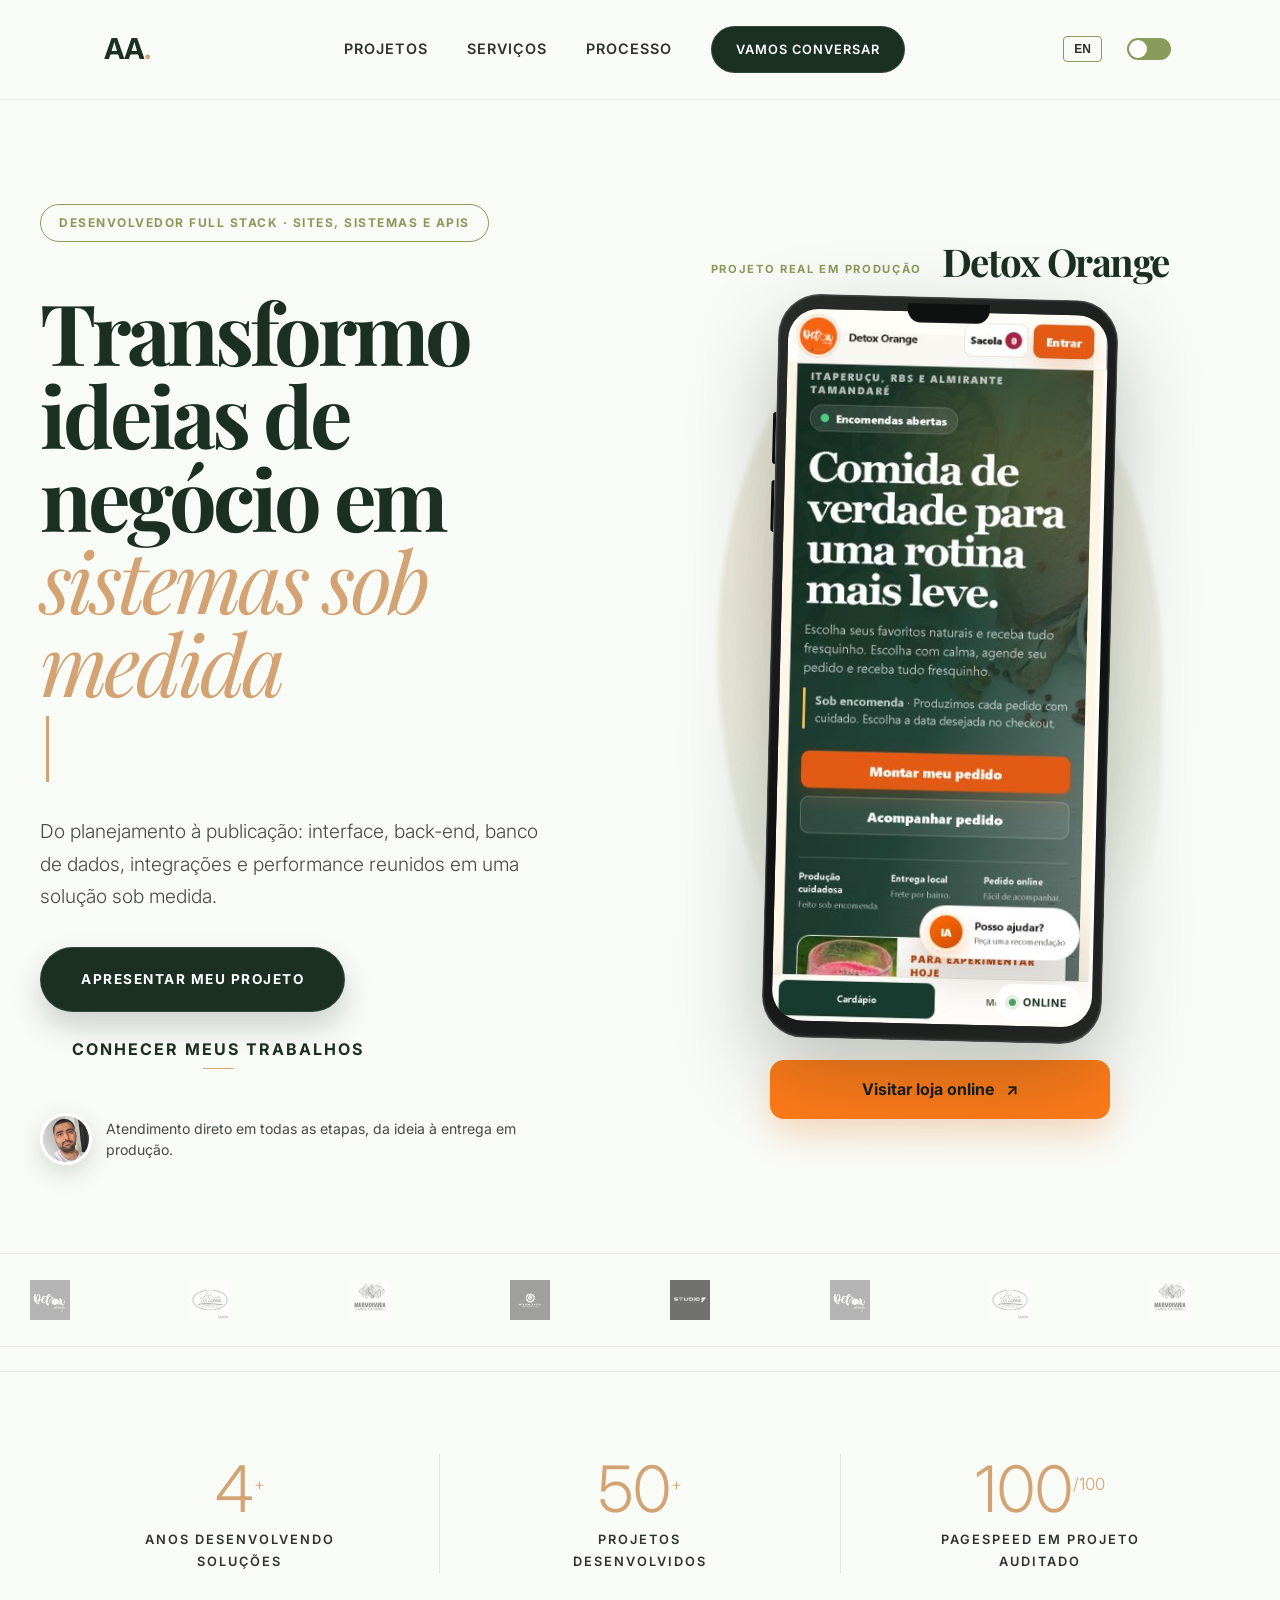
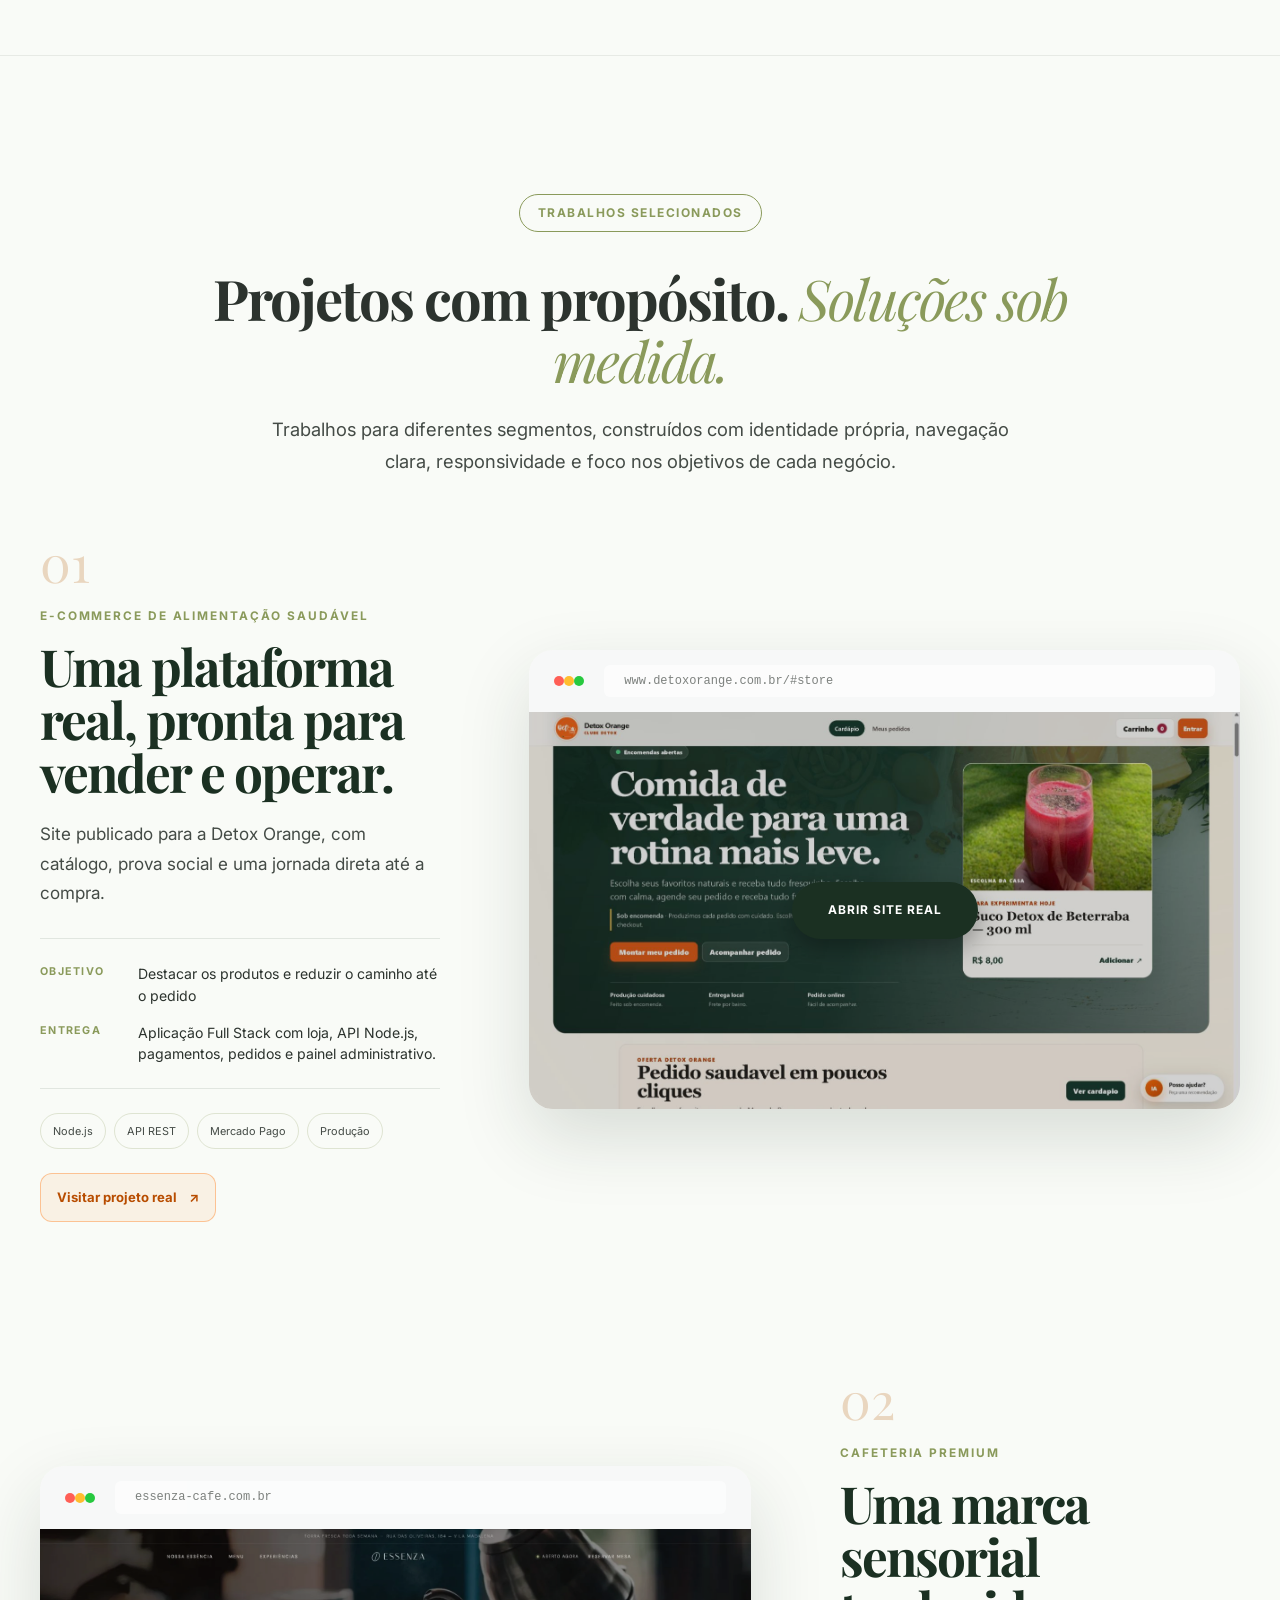
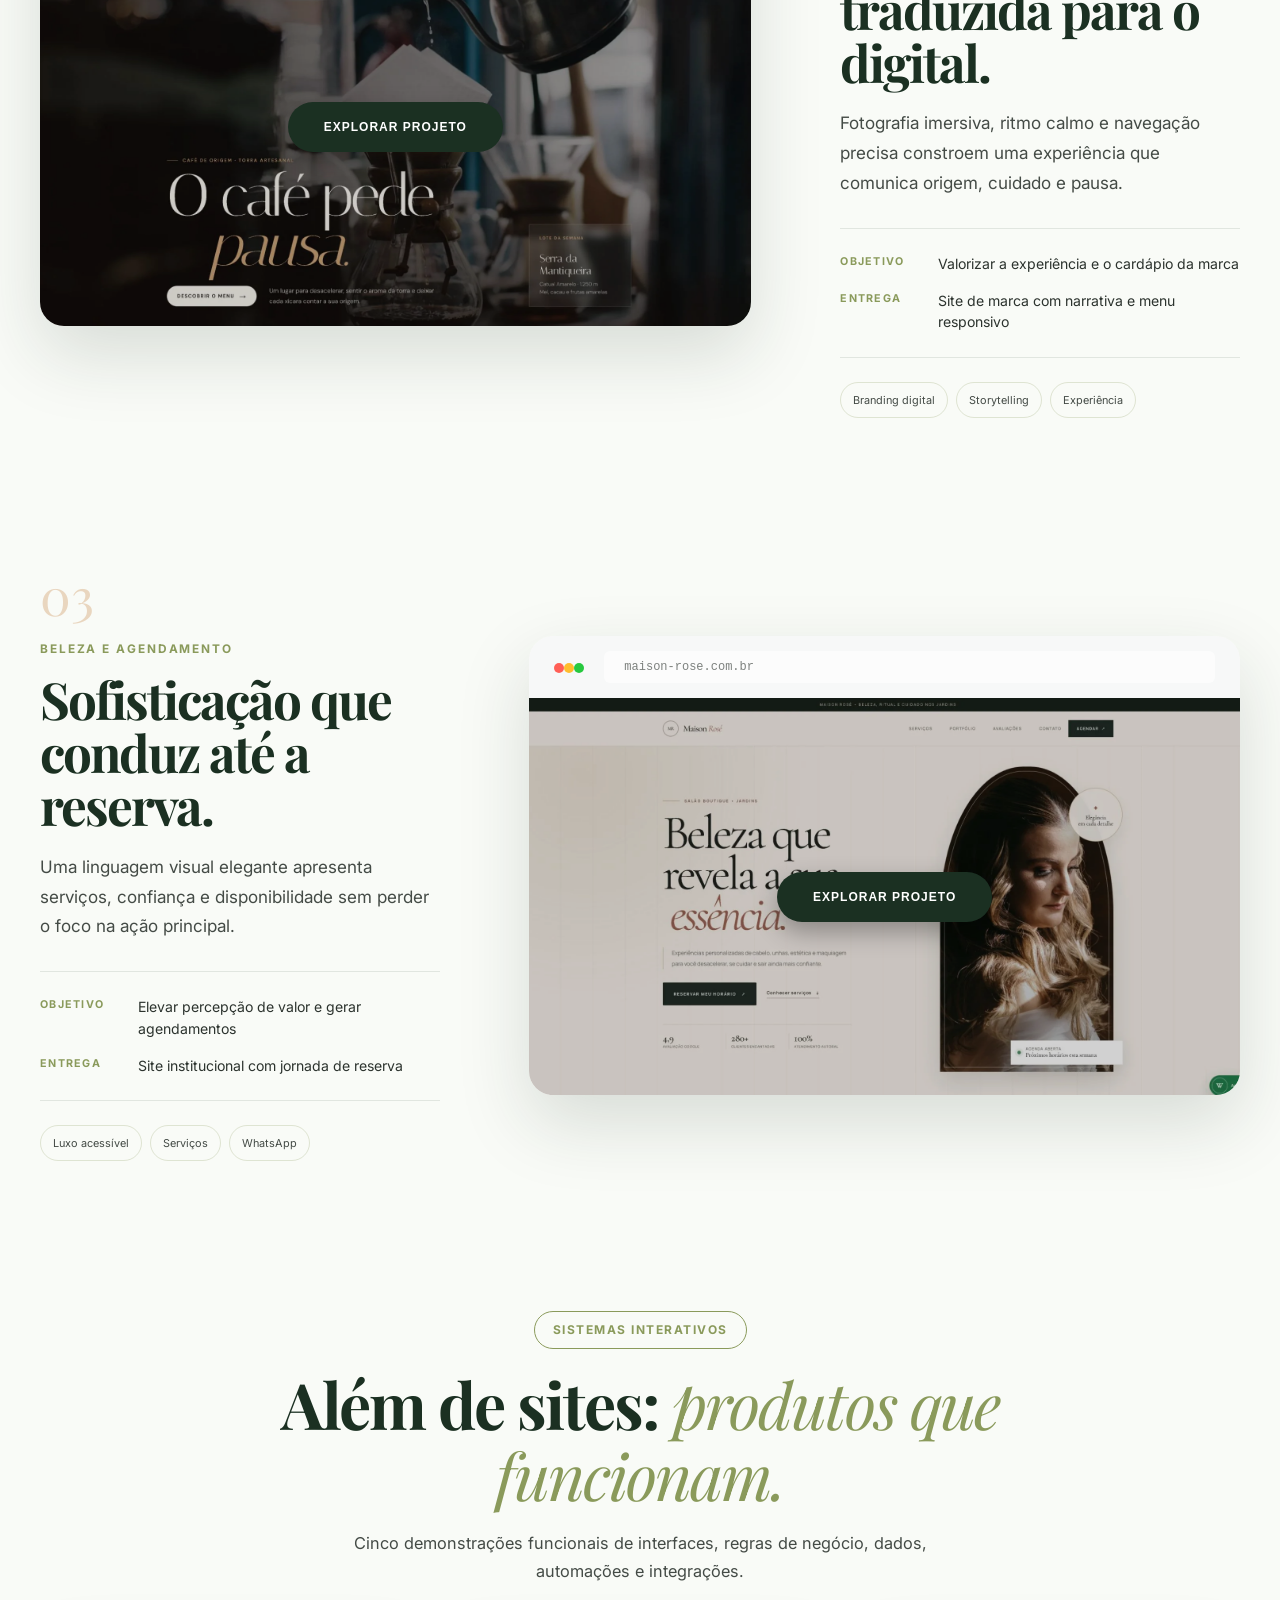
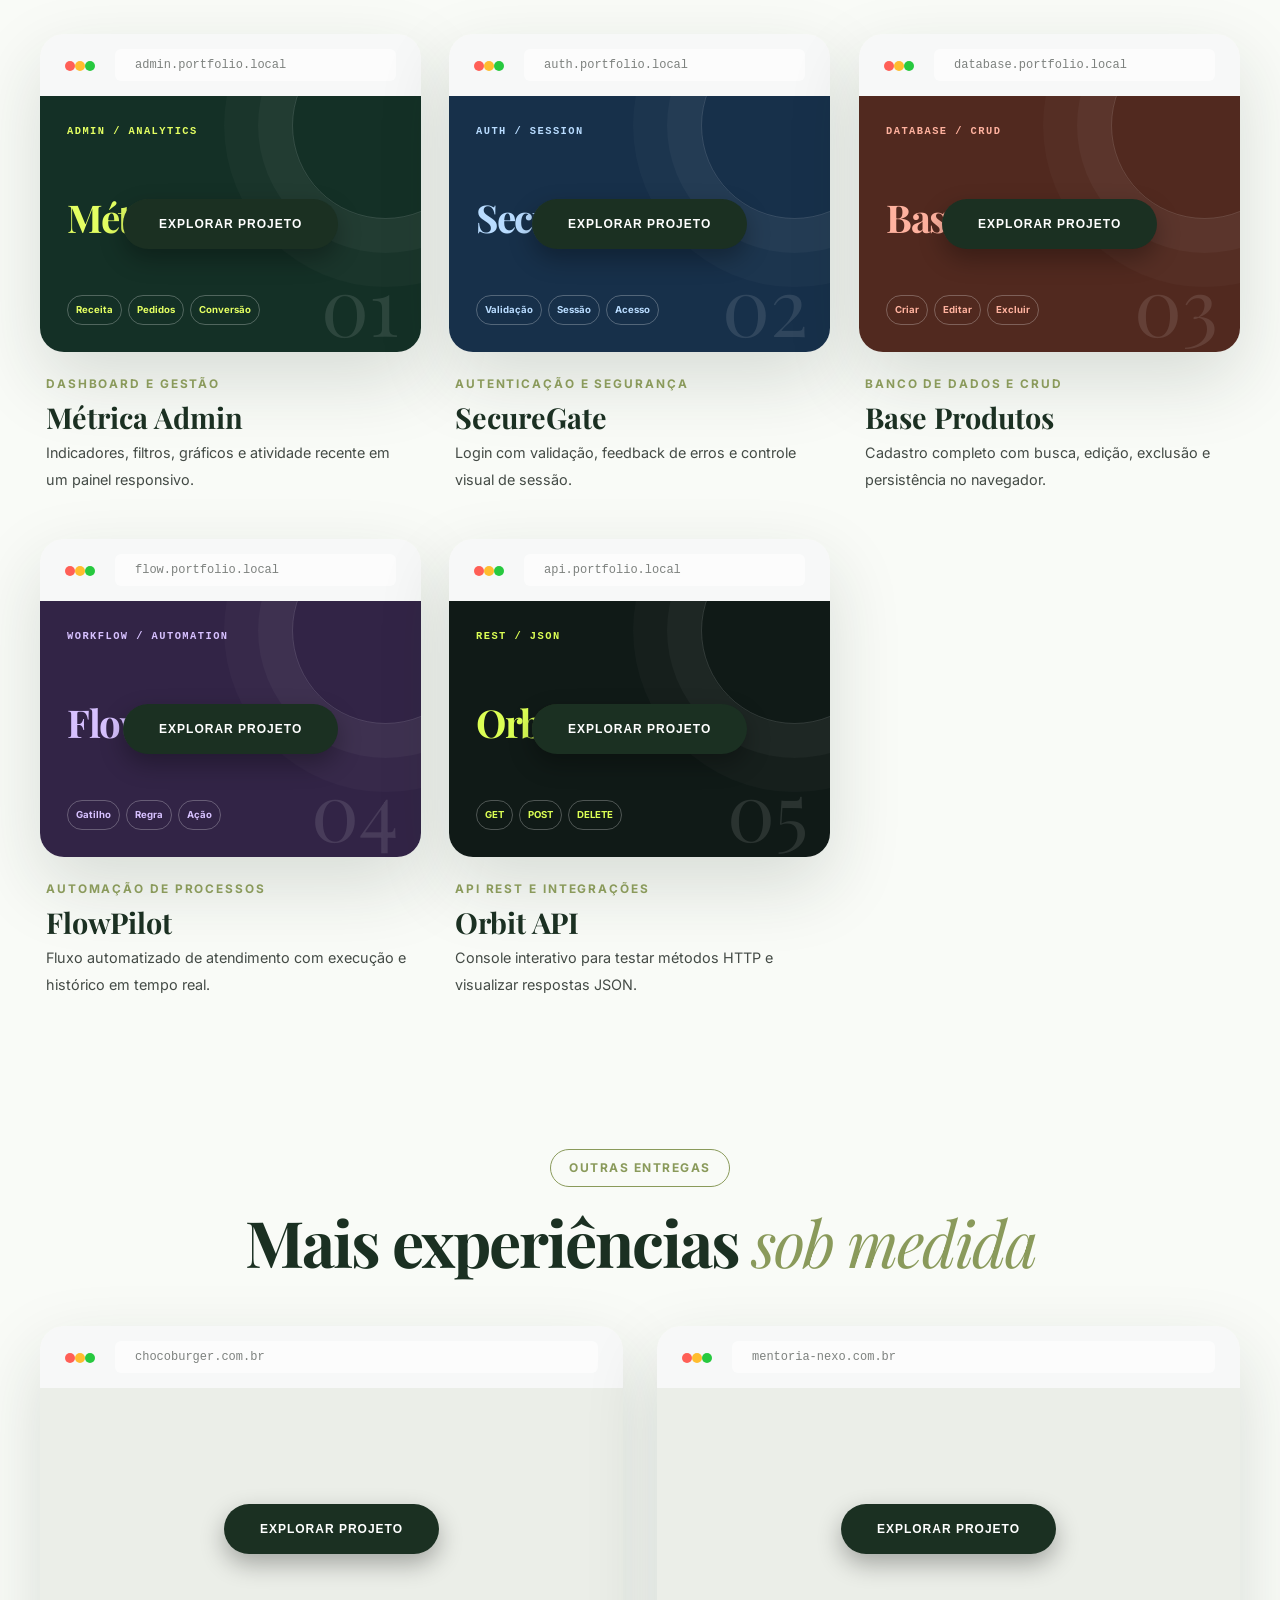
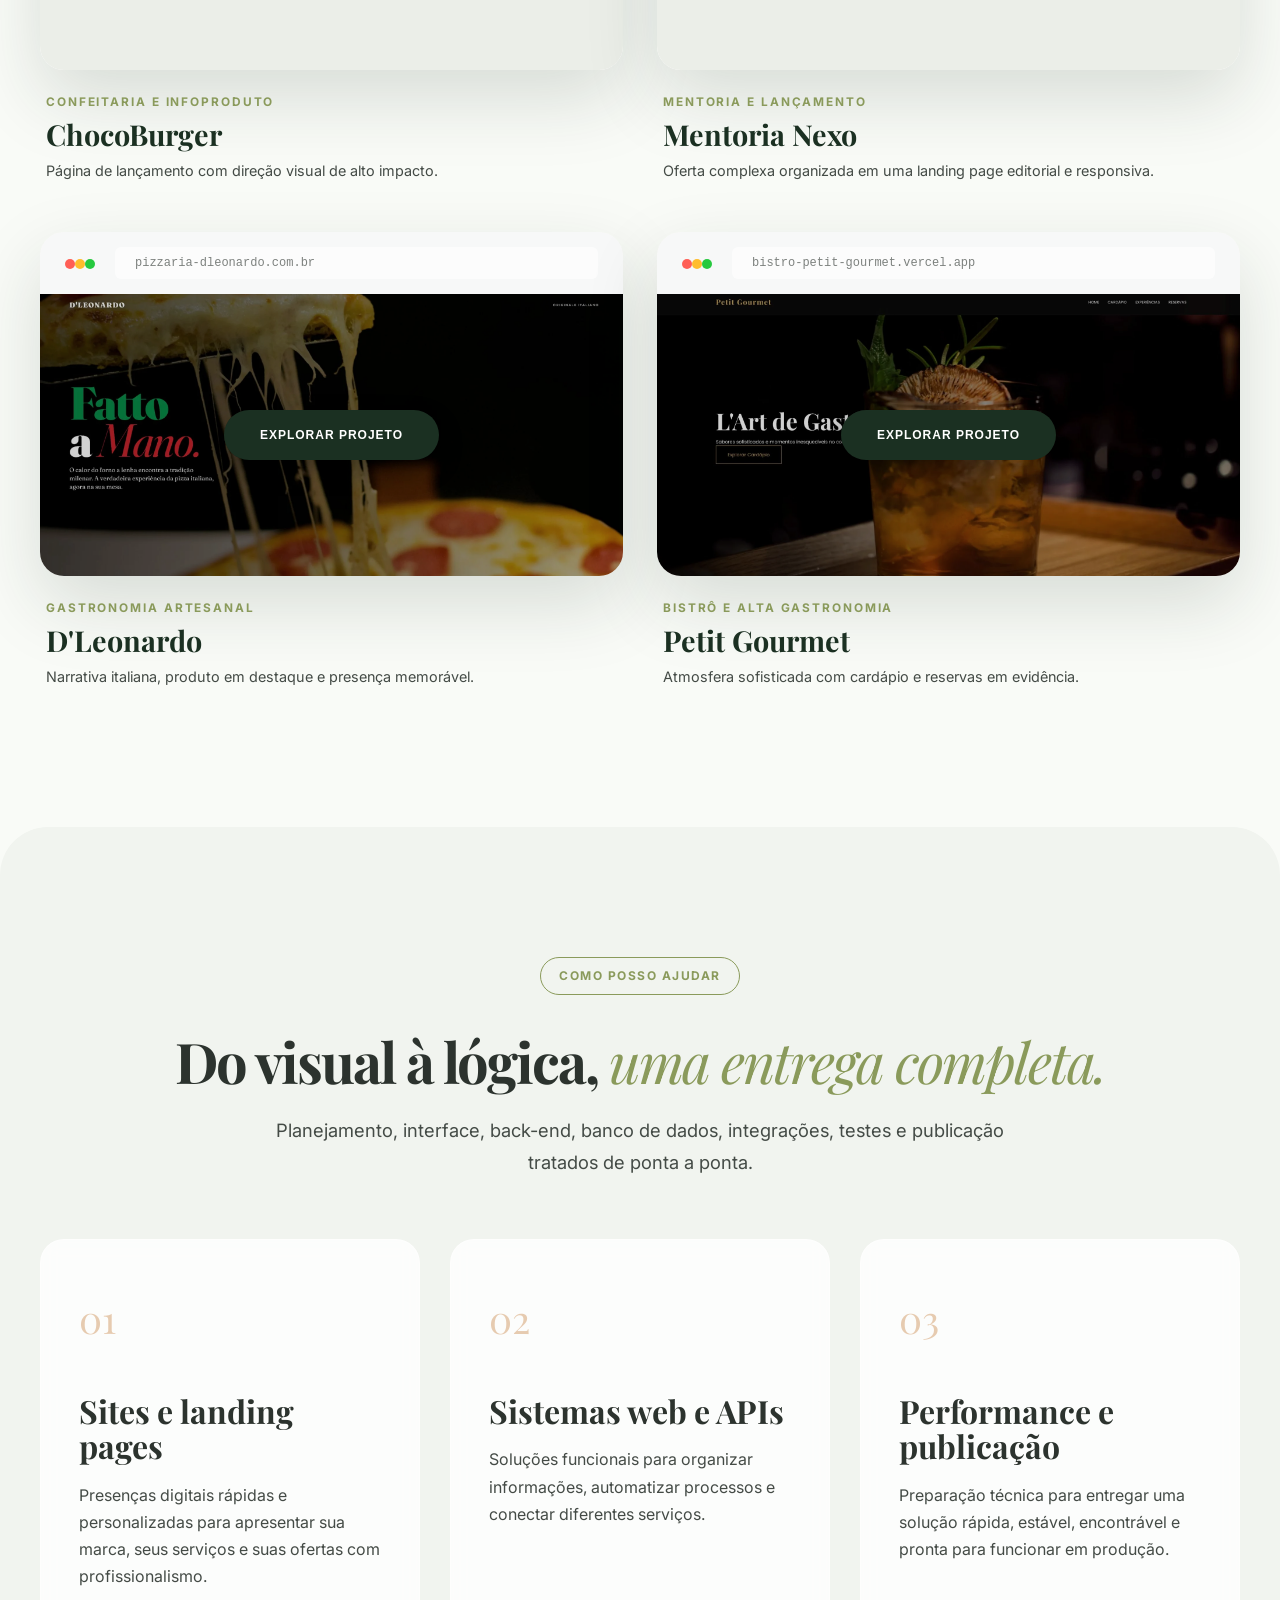
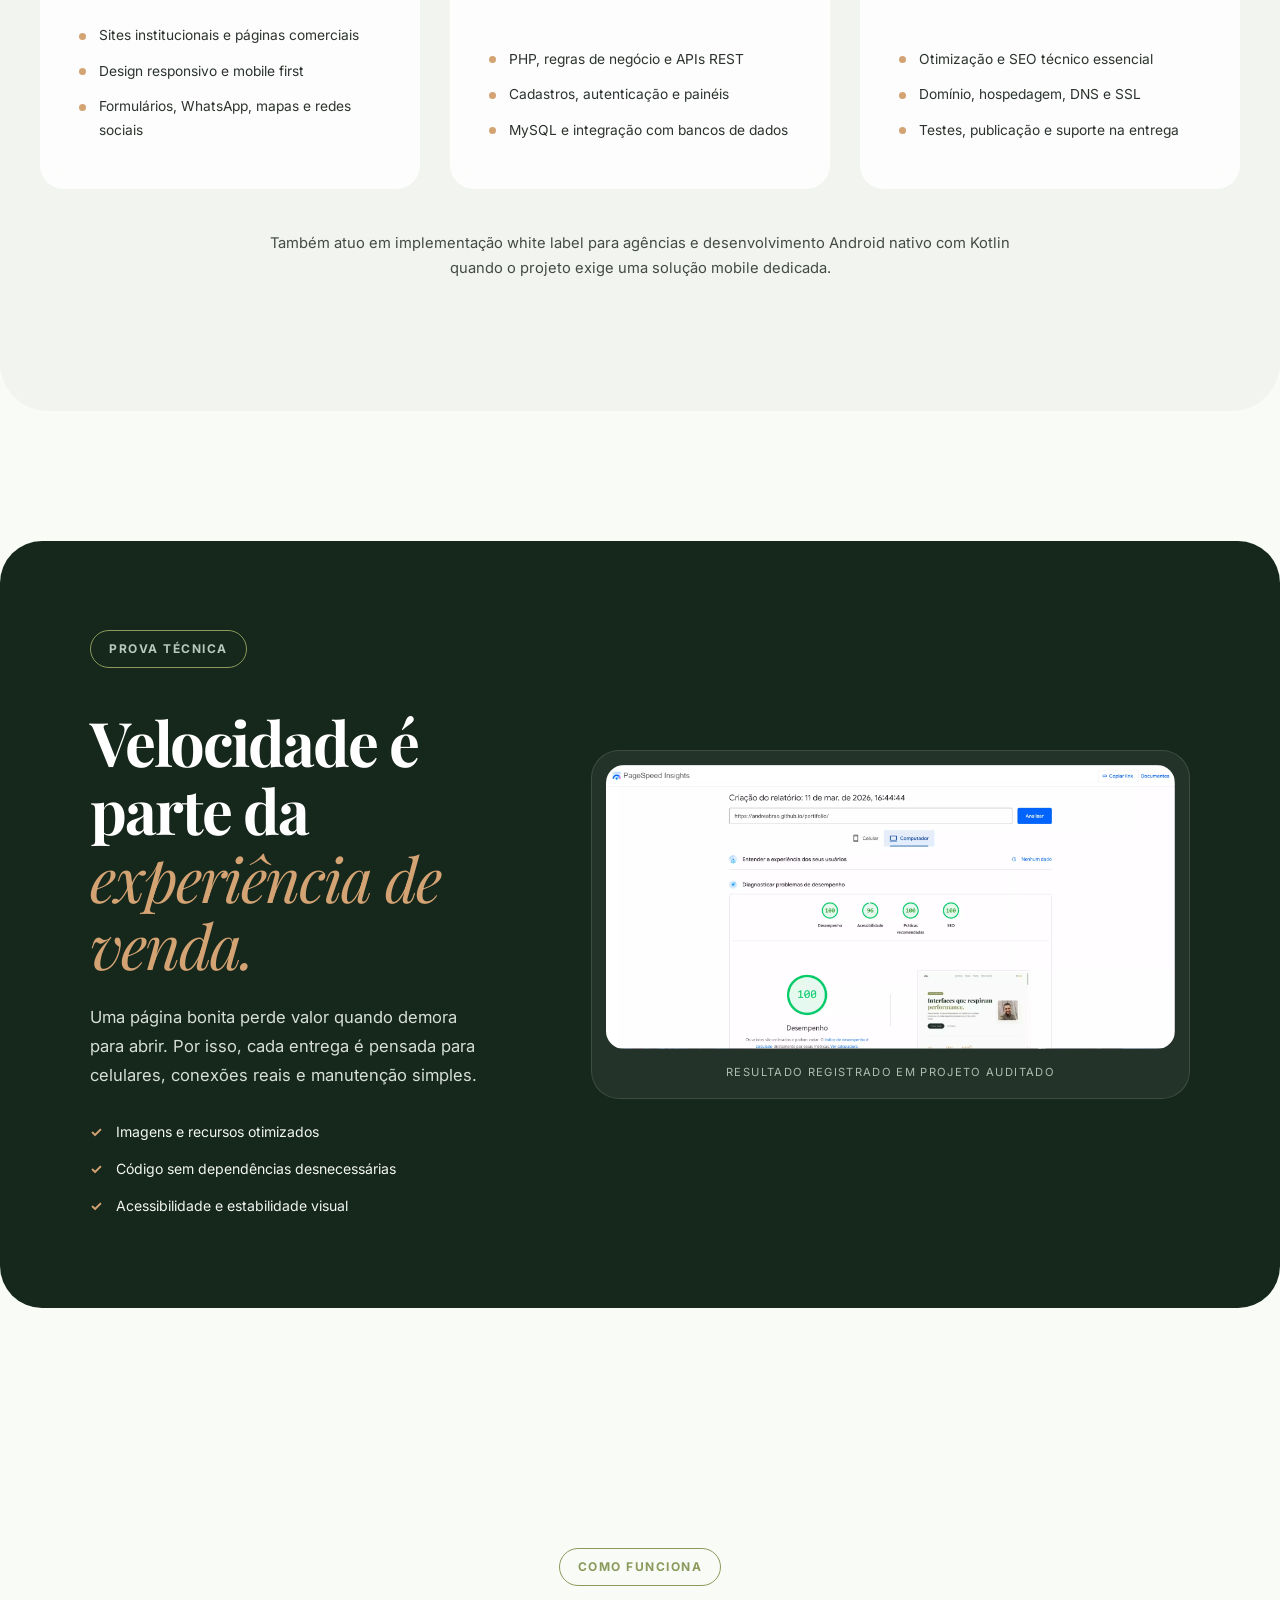
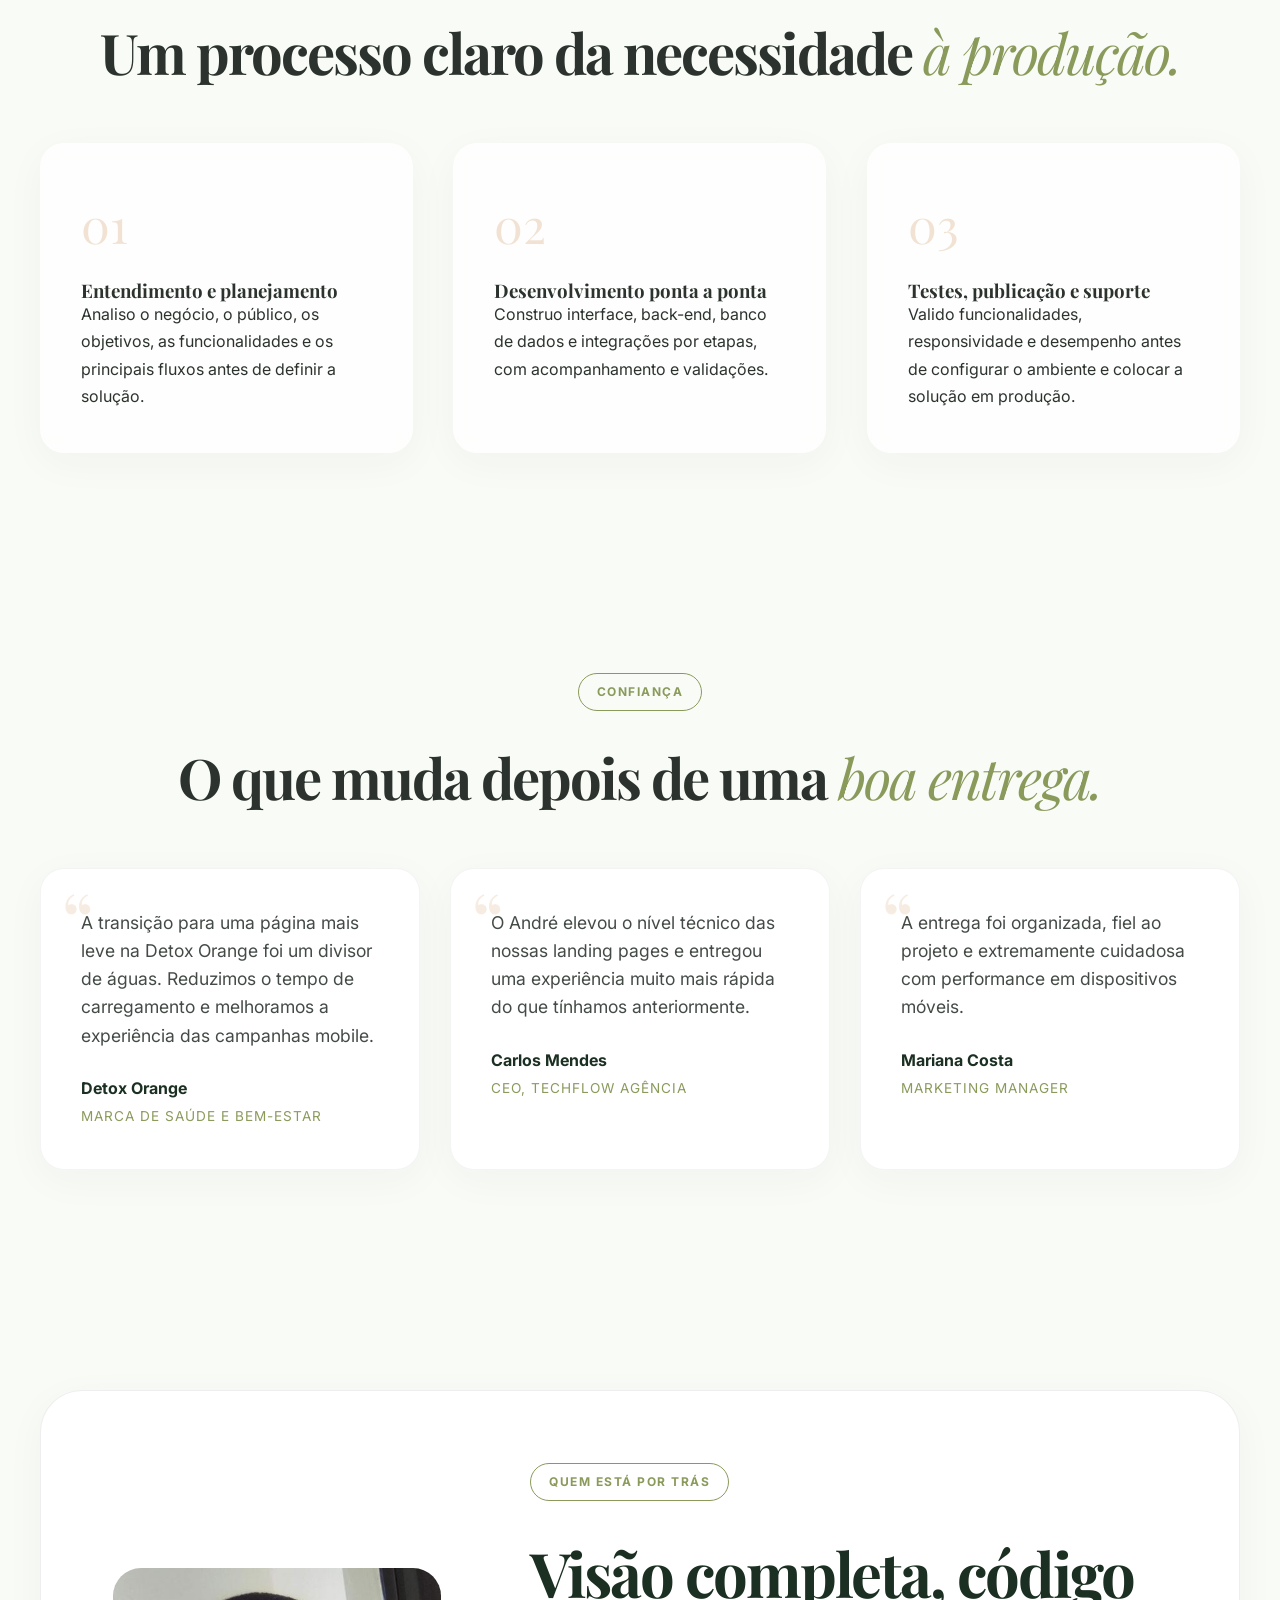
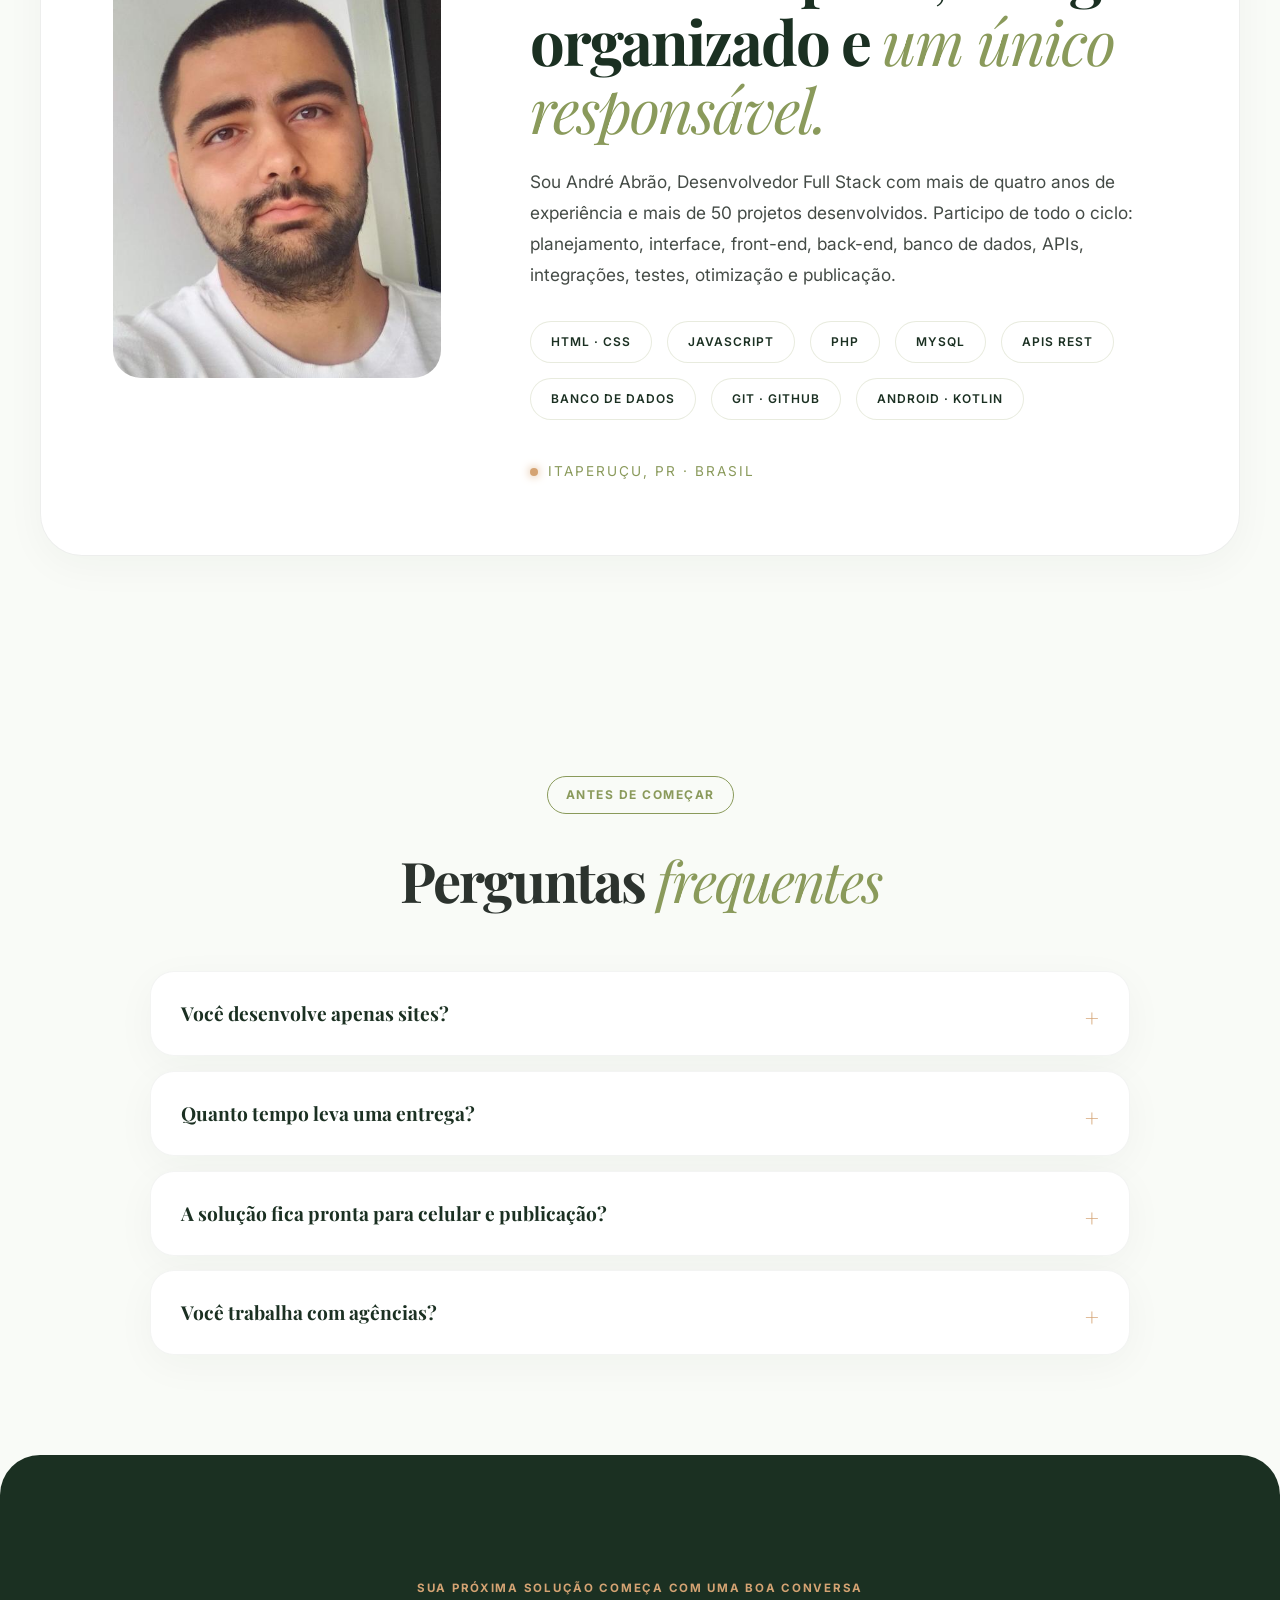
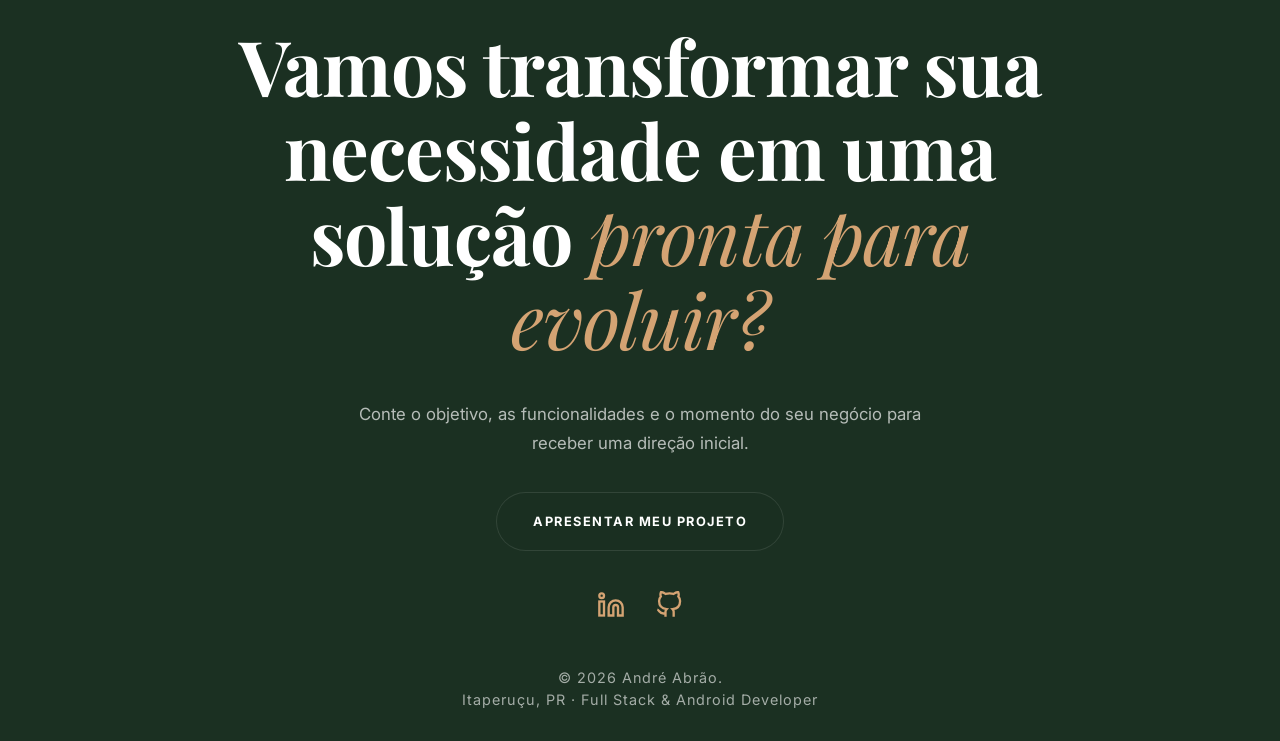
<file: index.html>
<!DOCTYPE html>
<html lang="pt-BR">
<head>
    <meta charset="UTF-8">
    <meta name="viewport" content="width=device-width, initial-scale=1.0">

    <title>André Abrão | Desenvolvedor Full Stack — Sites, Sistemas e APIs</title>
    <meta name="description" content="Desenvolvimento Full Stack de sites, landing pages, sistemas web e APIs com PHP, MySQL, JavaScript, performance, responsividade e publicação.">
    <meta name="author" content="André Abrão">
    <meta name="robots" content="index, follow">
    <link rel="canonical" href="https://andreabrao.github.io/portifolio/">

    <meta property="og:type" content="website">
    <meta property="og:url" content="https://andreabrao.github.io/portifolio/">
    <meta property="og:title" content="André Abrão | Desenvolvedor Full Stack">
    <meta property="og:description" content="Sites, sistemas web e APIs sob medida, do planejamento à publicação.">
    <meta property="og:image" content="https://andreabrao.github.io/portifolio/portifolio.webp">

    <meta name="twitter:card" content="summary_large_image">
    <meta name="twitter:url" content="https://andreabrao.github.io/portifolio/">
    <meta name="twitter:title" content="André Abrão | Desenvolvedor Full Stack">
    <meta name="twitter:description" content="Sites, sistemas web e APIs sob medida, do planejamento à publicação.">
    <meta name="twitter:image" content="https://andreabrao.github.io/portifolio/portifolio.webp">
    <meta name="theme-color" content="#1b3022">

    <link rel="preconnect" href="https://fonts.googleapis.com">
    <link rel="preconnect" href="https://fonts.gstatic.com" crossorigin>
    <link rel="icon" href="data:image/svg+xml,<svg xmlns=%22http://www.w3.org/2000/svg%22 viewBox=%220 0 100 100%22><text y=%22.9em%22 font-size=%2280%22>AA.</text></svg>">
    <link href="https://fonts.googleapis.com/css2?family=Inter:wght@300;400;600;700&family=Playfair+Display:ital,wght@0,700;1,400&display=swap" rel="stylesheet">
    <link rel="stylesheet" href="style.css">
    <link rel="stylesheet" href="fixes.css?v=20260811d">
</head>
<body>
    <div id="magnetic-cursor"></div>
    <div id="magnetic-cursor-dot"></div>
    <a class="skip-link" href="#main">Pular para o conteúdo</a>

    <nav class="nav-bar" role="navigation" aria-label="Navegação principal" data-i18n-aria-label="nav_aria">
        <div class="container nav-container">
            <a href="#" class="nav-logo" aria-label="André Abrão — início">AA<span>.</span></a>

            <div class="nav-menu" id="nav-menu">
                <a href="#projetos" data-i18n="nav_projects">Projetos</a>
                <a href="#servicos" data-i18n="nav_services">Serviços</a>
                <a href="#processo" data-i18n="nav_process">Processo</a>
                <a href="https://wa.me/5541984684382?text=Olá%20André,%20quero%20conversar%20sobre%20um%20projeto." class="nav-cta-link" data-i18n="nav_contact">Vamos conversar</a>
            </div>

            <div class="nav-controls">
                <button id="lang-toggle" class="lang-toggle" aria-label="Mudar para inglês">EN</button>
                <button id="theme-toggle" class="theme-toggle" aria-label="Alternar tema" aria-pressed="false">
                    <span class="switch-track"><span class="switch-thumb"></span></span>
                </button>
                <button id="nav-toggle" class="nav-toggle" type="button" aria-label="Abrir menu" aria-controls="nav-menu" aria-expanded="false">
                    <span></span><span></span><span></span>
                </button>
            </div>
        </div>
    </nav>

    <main id="main">
        <section class="hero hero-conversion">
            <div class="container hero-layout">
                <div class="hero-content">
                    <span class="badge hidden" data-i18n="hero_badge">Desenvolvedor Full Stack · Sites, sistemas e APIs</span>
                    <h1 class="hidden" data-i18n-aria-label="hero_aria" aria-label="Transformo ideias de negócio em sites profissionais">
                        <span class="hero-title-prefix" data-i18n="hero_title_prefix">Transformo ideias de negócio em</span>
                        <span class="hero-typing-line" aria-hidden="true"><span id="typing-text">sites profissionais.</span><span class="typing-caret"></span></span>
                    </h1>
                    <p class="hero-text hidden" data-i18n="hero_text">Do planejamento à publicação: interface, back-end, banco de dados, integrações e performance reunidos em uma solução sob medida.</p>
                    <div class="hero-actions hidden">
                        <a href="https://wa.me/5541984684382?text=Olá%20André,%20quero%20conversar%20sobre%20meu%20projeto." class="btn-hire-main" data-i18n="btn_hire">Apresentar meu projeto</a>
                        <a href="#projetos" class="btn-secondary" data-i18n="btn_projects">Conhecer meus trabalhos</a>
                    </div>
                    <div class="hero-trust hidden">
                        <img src="andre.webp" alt="André Abrão" width="52" height="52">
                        <p data-i18n="hero_trust">Atendimento direto em todas as etapas, da ideia à entrega em produção.</p>
                    </div>
                </div>

                <div class="hero-showcase hero-showcase-live hidden" aria-label="Detox Orange — projeto real em produção">
                    <div class="hero-feature-card">
                        <div class="hero-feature-heading">
                            <span data-i18n="hero_showcase_tag">Projeto real em produção</span>
                            <strong>Detox Orange</strong>
                        </div>
                        <a class="showcase-mobile-frame hero-mobile-preview" href="https://www.detoxorange.com.br/#store" target="_blank" rel="noopener noreferrer" aria-label="Visitar a loja online Detox Orange">
                            <span class="showcase-mobile-screen">
                                <img src="thumbs/detox-mobile-live.png?v=20260811d" alt="Loja Detox Orange em versão mobile" width="375" height="812" fetchpriority="high">
                            </span>
                            <span class="live-project-status"><i aria-hidden="true"></i> Online</span>
                        </a>
                        <a class="hero-feature-link" href="https://www.detoxorange.com.br/#store" target="_blank" rel="noopener noreferrer">
                            <span data-i18n="hero_project_link">Visitar loja online</span>
                            <span aria-hidden="true">↗</span>
                        </a>
                    </div>
                </div>
            </div>
        </section>

        <section class="marquee-section" aria-label="Marcas atendidas">
            <div class="marquee-container">
                <div class="marquee-content">
                    <div class="marquee-item"><img src="assets/logos/detox-orange.webp" alt="Detox Orange"></div>
                    <div class="marquee-item"><img src="assets/logos/pizzaria.webp" alt="D'Leonardo Pizzaria"></div>
                    <div class="marquee-item"><img src="assets/logos/marmoraria.webp" alt="Marmoraria Itaperuçu"></div>
                    <div class="marquee-item"><img src="assets/logos/mercado.webp" alt="Mercado Central"></div>
                    <div class="marquee-item"><img src="assets/logos/studio-fit.webp" alt="Studio Fit"></div>
                    <div class="marquee-item"><img src="assets/logos/detox-orange.webp" alt="" aria-hidden="true"></div>
                    <div class="marquee-item"><img src="assets/logos/pizzaria.webp" alt="" aria-hidden="true"></div>
                    <div class="marquee-item"><img src="assets/logos/marmoraria.webp" alt="" aria-hidden="true"></div>
                    <div class="marquee-item"><img src="assets/logos/mercado.webp" alt="" aria-hidden="true"></div>
                    <div class="marquee-item"><img src="assets/logos/studio-fit.webp" alt="" aria-hidden="true"></div>
                </div>
            </div>
        </section>

        <section id="resultados" class="container stats proof-stats hidden" aria-label="Indicadores de experiência">
            <div class="stat-item">
                <h2>4<sup>+</sup></h2>
                <p data-i18n="stat_years">Anos desenvolvendo soluções</p>
            </div>
            <div class="stat-item">
                <h2>50<sup>+</sup></h2>
                <p data-i18n="stat_projects">Projetos desenvolvidos</p>
            </div>
            <div class="stat-item">
                <h2>100<sup>/100</sup></h2>
                <p data-i18n="stat_speed">PageSpeed em projeto auditado</p>
            </div>
        </section>

        <section id="projetos" class="container portfolio-section">
            <div class="section-header portfolio-heading hidden">
                <span class="badge" data-i18n="projects_badge">Trabalhos selecionados</span>
                <h2 data-i18n="projects_title">Projetos com propósito. <span>Soluções sob medida.</span></h2>
                <p class="section-intro" data-i18n="projects_intro">Trabalhos para diferentes segmentos, construídos com identidade própria, navegação clara, responsividade e foco nos objetivos de cada negócio.</p>
            </div>

            <div class="featured-projects">
                <article class="case-study hidden">
                    <div class="case-study-copy">
                        <span class="project-number">01</span>
                        <p class="project-category" data-i18n="case1_category">E-commerce de alimentação saudável</p>
                        <h3 data-i18n="case1_title">Uma plataforma real, pronta para vender e operar.</h3>
                        <p data-i18n="case1_desc">Site publicado para a Detox Orange, com catálogo, prova social e uma jornada direta até a compra.</p>
                        <dl class="project-facts">
                            <div><dt data-i18n="case_goal_label">Objetivo</dt><dd data-i18n="case1_goal">Destacar os produtos e reduzir o caminho até o pedido</dd></div>
                            <div><dt data-i18n="case_delivery_label">Entrega</dt><dd data-i18n="case1_delivery">Aplicação Full Stack com loja, API Node.js, pagamentos, pedidos e painel administrativo.</dd></div>
                        </dl>
                        <div class="project-tags"><span>Node.js</span><span>API REST</span><span>Mercado Pago</span><span>Produção</span></div>
                        <a class="project-external-link" href="https://www.detoxorange.com.br/#store" target="_blank" rel="noopener noreferrer">
                            <span data-i18n="case1_link">Visitar projeto real</span><span aria-hidden="true">↗</span>
                        </a>
                    </div>
                    <div class="project-visual project-card">
                        <div class="browser-ui">
                            <div class="browser-dots"><span></span><span></span><span></span></div>
                            <div class="browser-address">www.detoxorange.com.br/#store</div>
                        </div>
                        <div class="iframe-wrapper" id="project-detox-orange">
                            <div class="project-placeholder">
                                <img src="thumbs/detox-desktop-live.png?v=20260811d" alt="Preview desktop do site real Detox Orange" width="1585" height="892" loading="lazy" decoding="async">
                                <a class="btn-live-demo" href="https://www.detoxorange.com.br/#store" target="_blank" rel="noopener noreferrer" data-i18n="case1_open">Abrir site real</a>
                            </div>
                        </div>
                    </div>
                </article>

                <article class="case-study case-study-reverse hidden">
                    <div class="case-study-copy">
                        <span class="project-number">02</span>
                        <p class="project-category" data-i18n="case2_category">Cafeteria premium</p>
                        <h3 data-i18n="case2_title">Uma marca sensorial traduzida para o digital.</h3>
                        <p data-i18n="case2_desc">Fotografia imersiva, ritmo calmo e navegação precisa constroem uma experiência que comunica origem, cuidado e pausa.</p>
                        <dl class="project-facts">
                            <div><dt data-i18n="case_goal_label">Objetivo</dt><dd data-i18n="case2_goal">Valorizar a experiência e o cardápio da marca</dd></div>
                            <div><dt data-i18n="case_delivery_label">Entrega</dt><dd data-i18n="case2_delivery">Site de marca com narrativa e menu responsivo</dd></div>
                        </dl>
                        <div class="project-tags"><span>Branding digital</span><span>Storytelling</span><span>Experiência</span></div>
                    </div>
                    <div class="project-visual project-card">
                        <div class="browser-ui">
                            <div class="browser-dots"><span></span><span></span><span></span></div>
                            <div class="browser-address">essenza-cafe.com.br</div>
                        </div>
                        <div class="iframe-wrapper" id="project-cafe-essenza">
                            <div class="project-placeholder">
                                <img src="thumbs/essenza.webp" alt="Preview Essenza Café" loading="lazy" decoding="async">
                                <button type="button" class="btn-live-demo" data-i18n="btn_explore" data-project-container="project-cafe-essenza" data-project-url="projects/cafe-essenza/index.html">Explorar projeto</button>
                            </div>
                        </div>
                    </div>
                </article>

                <article class="case-study hidden">
                    <div class="case-study-copy">
                        <span class="project-number">03</span>
                        <p class="project-category" data-i18n="case3_category">Beleza e agendamento</p>
                        <h3 data-i18n="case3_title">Sofisticação que conduz até a reserva.</h3>
                        <p data-i18n="case3_desc">Uma linguagem visual elegante apresenta serviços, confiança e disponibilidade sem perder o foco na ação principal.</p>
                        <dl class="project-facts">
                            <div><dt data-i18n="case_goal_label">Objetivo</dt><dd data-i18n="case3_goal">Elevar percepção de valor e gerar agendamentos</dd></div>
                            <div><dt data-i18n="case_delivery_label">Entrega</dt><dd data-i18n="case3_delivery">Site institucional com jornada de reserva</dd></div>
                        </dl>
                        <div class="project-tags"><span>Luxo acessível</span><span>Serviços</span><span>WhatsApp</span></div>
                    </div>
                    <div class="project-visual project-card">
                        <div class="browser-ui">
                            <div class="browser-dots"><span></span><span></span><span></span></div>
                            <div class="browser-address">maison-rose.com.br</div>
                        </div>
                        <div class="iframe-wrapper" id="project-maison-rose">
                            <div class="project-placeholder">
                                <img src="thumbs/maison-rose.webp" alt="Preview Maison Rosé" loading="lazy" decoding="async">
                                <button type="button" class="btn-live-demo" data-i18n="btn_explore" data-project-container="project-maison-rose" data-project-url="projects/maison-rose/index.html">Explorar projeto</button>
                            </div>
                        </div>
                    </div>
                </article>
            </div>

            <div class="systems-showcase-heading hidden">
                <span class="badge" data-i18n="systems_badge">Sistemas interativos</span>
                <h3 data-i18n="systems_title">Além de sites: <span>produtos que funcionam.</span></h3>
                <p data-i18n="systems_intro">Cinco demonstrações funcionais de interfaces, regras de negócio, dados, automações e integrações.</p>
            </div>

            <div class="systems-projects-grid">
                <article class="compact-project system-project hidden">
                    <div class="project-visual project-card">
                        <div class="browser-ui"><div class="browser-dots"><span></span><span></span><span></span></div><div class="browser-address">admin.portfolio.local</div></div>
                        <div class="iframe-wrapper" id="project-painel-administrativo">
                            <div class="project-placeholder system-project-placeholder">
                                <div class="system-cover system-cover-admin" data-number="01"><span class="system-cover-type">ADMIN / ANALYTICS</span><strong>Métrica</strong><div class="system-cover-chips"><span>Receita</span><span>Pedidos</span><span>Conversão</span></div></div>
                                <button type="button" class="btn-live-demo" data-i18n="btn_explore" data-project-container="project-painel-administrativo" data-project-url="projects/painel-administrativo/index.html">Explorar projeto</button>
                            </div>
                        </div>
                    </div>
                    <div class="compact-project-copy"><p data-i18n="system1_category">Dashboard e gestão</p><h3>Métrica Admin</h3><span data-i18n="system1_desc">Indicadores, filtros, gráficos e atividade recente em um painel responsivo.</span></div>
                </article>

                <article class="compact-project system-project hidden">
                    <div class="project-visual project-card">
                        <div class="browser-ui"><div class="browser-dots"><span></span><span></span><span></span></div><div class="browser-address">auth.portfolio.local</div></div>
                        <div class="iframe-wrapper" id="project-autenticacao">
                            <div class="project-placeholder system-project-placeholder">
                                <div class="system-cover system-cover-auth" data-number="02"><span class="system-cover-type">AUTH / SESSION</span><strong>SecureGate</strong><div class="system-cover-chips"><span>Validação</span><span>Sessão</span><span>Acesso</span></div></div>
                                <button type="button" class="btn-live-demo" data-i18n="btn_explore" data-project-container="project-autenticacao" data-project-url="projects/autenticacao/index.html">Explorar projeto</button>
                            </div>
                        </div>
                    </div>
                    <div class="compact-project-copy"><p data-i18n="system2_category">Autenticação e segurança</p><h3>SecureGate</h3><span data-i18n="system2_desc">Login com validação, feedback de erros e controle visual de sessão.</span></div>
                </article>

                <article class="compact-project system-project hidden">
                    <div class="project-visual project-card">
                        <div class="browser-ui"><div class="browser-dots"><span></span><span></span><span></span></div><div class="browser-address">database.portfolio.local</div></div>
                        <div class="iframe-wrapper" id="project-crud">
                            <div class="project-placeholder system-project-placeholder">
                                <div class="system-cover system-cover-crud" data-number="03"><span class="system-cover-type">DATABASE / CRUD</span><strong>Base Produtos</strong><div class="system-cover-chips"><span>Criar</span><span>Editar</span><span>Excluir</span></div></div>
                                <button type="button" class="btn-live-demo" data-i18n="btn_explore" data-project-container="project-crud" data-project-url="projects/crud-banco-de-dados/index.html">Explorar projeto</button>
                            </div>
                        </div>
                    </div>
                    <div class="compact-project-copy"><p data-i18n="system3_category">Banco de dados e CRUD</p><h3>Base Produtos</h3><span data-i18n="system3_desc">Cadastro completo com busca, edição, exclusão e persistência no navegador.</span></div>
                </article>

                <article class="compact-project system-project hidden">
                    <div class="project-visual project-card">
                        <div class="browser-ui"><div class="browser-dots"><span></span><span></span><span></span></div><div class="browser-address">flow.portfolio.local</div></div>
                        <div class="iframe-wrapper" id="project-automacao">
                            <div class="project-placeholder system-project-placeholder">
                                <div class="system-cover system-cover-flow" data-number="04"><span class="system-cover-type">WORKFLOW / AUTOMATION</span><strong>FlowPilot</strong><div class="system-cover-chips"><span>Gatilho</span><span>Regra</span><span>Ação</span></div></div>
                                <button type="button" class="btn-live-demo" data-i18n="btn_explore" data-project-container="project-automacao" data-project-url="projects/automacao/index.html">Explorar projeto</button>
                            </div>
                        </div>
                    </div>
                    <div class="compact-project-copy"><p data-i18n="system4_category">Automação de processos</p><h3>FlowPilot</h3><span data-i18n="system4_desc">Fluxo automatizado de atendimento com execução e histórico em tempo real.</span></div>
                </article>

                <article class="compact-project system-project hidden">
                    <div class="project-visual project-card">
                        <div class="browser-ui"><div class="browser-dots"><span></span><span></span><span></span></div><div class="browser-address">api.portfolio.local</div></div>
                        <div class="iframe-wrapper" id="project-api">
                            <div class="project-placeholder system-project-placeholder">
                                <div class="system-cover system-cover-api" data-number="05"><span class="system-cover-type">REST / JSON</span><strong>Orbit API</strong><div class="system-cover-chips"><span>GET</span><span>POST</span><span>DELETE</span></div></div>
                                <button type="button" class="btn-live-demo" data-i18n="btn_explore" data-project-container="project-api" data-project-url="projects/api/index.html">Explorar projeto</button>
                            </div>
                        </div>
                    </div>
                    <div class="compact-project-copy"><p data-i18n="system5_category">API REST e integrações</p><h3>Orbit API</h3><span data-i18n="system5_desc">Console interativo para testar métodos HTTP e visualizar respostas JSON.</span></div>
                </article>
            </div>

            <div class="other-projects-heading hidden">
                <span class="badge" data-i18n="other_projects_badge">Outras entregas</span>
                <h3 data-i18n="other_projects_title">Mais experiências <span>sob medida</span></h3>
            </div>

            <div class="other-projects-grid">
                <article class="compact-project hidden">
                    <div class="project-visual project-card">
                        <div class="browser-ui"><div class="browser-dots"><span></span><span></span><span></span></div><div class="browser-address">chocoburger.com.br</div></div>
                        <div class="iframe-wrapper" id="project-hamburgue-doce"><div class="project-placeholder"><img src="thumbs/doce.webp" alt="Preview ChocoBurger" loading="lazy" decoding="async"><button type="button" class="btn-live-demo" data-i18n="btn_explore" data-project-container="project-hamburgue-doce" data-project-url="projects/hamburguer-doce/index.html">Explorar projeto</button></div></div>
                    </div>
                    <div class="compact-project-copy"><p data-i18n="compact1_category">Confeitaria e infoproduto</p><h3>ChocoBurger</h3><span data-i18n="compact1_desc">Página de lançamento com direção visual de alto impacto.</span></div>
                </article>

                <article class="compact-project hidden">
                    <div class="project-visual project-card">
                        <div class="browser-ui"><div class="browser-dots"><span></span><span></span><span></span></div><div class="browser-address">mentoria-nexo.com.br</div></div>
                        <div class="iframe-wrapper" id="project-mentoria-nexo"><div class="project-placeholder"><img src="thumbs/nexo.webp" alt="Preview Mentoria Nexo" loading="lazy" decoding="async"><button type="button" class="btn-live-demo" data-i18n="btn_explore" data-project-container="project-mentoria-nexo" data-project-url="projects/mentoria-nexo/index.html">Explorar projeto</button></div></div>
                    </div>
                    <div class="compact-project-copy"><p data-i18n="compact2_category">Mentoria e lançamento</p><h3>Mentoria Nexo</h3><span data-i18n="compact2_desc">Oferta complexa organizada em uma landing page editorial e responsiva.</span></div>
                </article>

                <article class="compact-project hidden">
                    <div class="project-visual project-card">
                        <div class="browser-ui"><div class="browser-dots"><span></span><span></span><span></span></div><div class="browser-address">pizzaria-dleonardo.com.br</div></div>
                        <div class="iframe-wrapper" id="project-pizzeria"><div class="project-placeholder"><img src="thumbs/pizzaria.webp" alt="Preview Pizzaria D'Leonardo" loading="lazy" decoding="async"><button type="button" class="btn-live-demo" data-i18n="btn_explore" data-project-container="project-pizzeria" data-project-url="projects/Pizaria-D'Leonardo/index.html">Explorar projeto</button></div></div>
                    </div>
                    <div class="compact-project-copy"><p data-i18n="compact3_category">Gastronomia artesanal</p><h3>D'Leonardo</h3><span data-i18n="compact3_desc">Narrativa italiana, produto em destaque e presença memorável.</span></div>
                </article>

                <article class="compact-project hidden">
                    <div class="project-visual project-card">
                        <div class="browser-ui"><div class="browser-dots"><span></span><span></span><span></span></div><div class="browser-address">bistro-petit-gourmet.vercel.app</div></div>
                        <div class="iframe-wrapper" id="project-bistro"><div class="project-placeholder"><img src="thumbs/bistro.webp" alt="Preview Bistrô Petit Gourmet" loading="lazy" decoding="async"><button type="button" class="btn-live-demo" data-i18n="btn_explore" data-project-container="project-bistro" data-project-url="projects/bistro/index.html">Explorar projeto</button></div></div>
                    </div>
                    <div class="compact-project-copy"><p data-i18n="compact4_category">Bistrô e alta gastronomia</p><h3>Petit Gourmet</h3><span data-i18n="compact4_desc">Atmosfera sofisticada com cardápio e reservas em evidência.</span></div>
                </article>
            </div>
        </section>

        <section id="servicos" class="services-section">
            <div class="container">
                <div class="section-header hidden">
                    <span class="badge" data-i18n="serv_badge">Como posso ajudar</span>
                    <h2 data-i18n="serv_title">Do visual à lógica, <span>uma entrega completa.</span></h2>
                    <p class="section-intro" data-i18n="serv_intro">Planejamento, interface, back-end, banco de dados, integrações, testes e publicação tratados de ponta a ponta.</p>
                </div>
                <div class="services-grid strategic-services">
                    <article class="service-card hidden"><span class="service-kicker">01</span><h3 data-i18n="serv_lp_title">Sites e landing pages</h3><p data-i18n="serv_lp_desc">Presenças digitais rápidas e personalizadas para apresentar sua marca, seus serviços e suas ofertas com profissionalismo.</p><ul><li data-i18n="serv_lp_item1">Sites institucionais e páginas comerciais</li><li data-i18n="serv_lp_item2">Design responsivo e mobile first</li><li data-i18n="serv_lp_item3">Formulários, WhatsApp, mapas e redes sociais</li></ul></article>
                    <article class="service-card hidden"><span class="service-kicker">02</span><h3 data-i18n="serv_opt_title">Sistemas web e APIs</h3><p data-i18n="serv_opt_desc">Soluções funcionais para organizar informações, automatizar processos e conectar diferentes serviços.</p><ul><li data-i18n="serv_opt_item1">PHP, regras de negócio e APIs REST</li><li data-i18n="serv_opt_item2">Cadastros, autenticação e painéis</li><li data-i18n="serv_opt_item3">MySQL e integração com bancos de dados</li></ul></article>
                    <article class="service-card hidden"><span class="service-kicker">03</span><h3 data-i18n="serv_b2b_title">Performance e publicação</h3><p data-i18n="serv_b2b_desc">Preparação técnica para entregar uma solução rápida, estável, encontrável e pronta para funcionar em produção.</p><ul><li data-i18n="serv_b2b_item1">Otimização e SEO técnico essencial</li><li data-i18n="serv_b2b_item2">Domínio, hospedagem, DNS e SSL</li><li data-i18n="serv_b2b_item3">Testes, publicação e suporte na entrega</li></ul></article>
                </div>
                <p class="secondary-capability hidden" data-i18n="secondary_capability">Também atuo em implementação white label para agências e desenvolvimento Android nativo com Kotlin quando o projeto exige uma solução mobile dedicada.</p>
            </div>
        </section>

        <section id="performance" class="container performance-proof">
            <div class="performance-copy hidden">
                <span class="badge" data-i18n="speed_badge">Prova técnica</span>
                <h2 data-i18n="speed_title">Velocidade é parte da <span>experiência de venda.</span></h2>
                <p data-i18n="speed_desc">Uma página bonita perde valor quando demora para abrir. Por isso, cada entrega é pensada para celulares, conexões reais e manutenção simples.</p>
                <ul class="proof-list"><li data-i18n="speed_item1">Imagens e recursos otimizados</li><li data-i18n="speed_item2">Código sem dependências desnecessárias</li><li data-i18n="speed_item3">Acessibilidade e estabilidade visual</li></ul>
            </div>
            <div class="performance-visual hidden">
                <picture><source media="(min-width: 1024px)" srcset="optimize-desktop.webp"><img src="optimize.webp" alt="Resultado 100 no Google PageSpeed" loading="lazy"></picture>
                <span class="audit-caption" data-i18n="speed_caption">Resultado registrado em projeto auditado</span>
            </div>
        </section>

        <section id="processo" class="container process-section">
            <div class="section-header hidden">
                <span class="badge" data-i18n="method_badge">Como funciona</span>
                <h2 data-i18n="method_title">Um processo claro da necessidade <span>à produção.</span></h2>
            </div>
            <div class="method-grid">
                <article class="method-item hidden"><span class="method-num">01</span><h3 data-i18n="method_1_h">Entendimento e planejamento</h3><p data-i18n="method_1_p">Analiso o negócio, o público, os objetivos, as funcionalidades e os principais fluxos antes de definir a solução.</p></article>
                <article class="method-item hidden"><span class="method-num">02</span><h3 data-i18n="method_2_h">Desenvolvimento ponta a ponta</h3><p data-i18n="method_2_p">Construo interface, back-end, banco de dados e integrações por etapas, com acompanhamento e validações.</p></article>
                <article class="method-item hidden"><span class="method-num">03</span><h3 data-i18n="method_3_h">Testes, publicação e suporte</h3><p data-i18n="method_3_p">Valido funcionalidades, responsividade e desempenho antes de configurar o ambiente e colocar a solução em produção.</p></article>
            </div>
        </section>

        <section id="depoimentos" class="container testimonials-section">
            <div class="section-header hidden">
                <span class="badge" data-i18n="social_badge">Confiança</span>
                <h2 data-i18n="social_title">O que muda depois de uma <span>boa entrega.</span></h2>
            </div>
            <div class="testimonials-grid">
                <article class="testimonial-card hidden"><div class="quote-icon">“</div><p data-i18n="test_3_text">A transição para uma página mais leve na Detox Orange foi um divisor de águas. Reduzimos o tempo de carregamento e melhoramos a experiência das campanhas mobile.</p><div class="client-info"><strong>Detox Orange</strong><span data-i18n="test_3_sub">Marca de saúde e bem-estar</span></div></article>
                <article class="testimonial-card hidden"><div class="quote-icon">“</div><p data-i18n="test_1_text">O André elevou o nível técnico das nossas landing pages e entregou uma experiência muito mais rápida do que tínhamos anteriormente.</p><div class="client-info"><strong>Carlos Mendes</strong><span>CEO, TechFlow Agência</span></div></article>
                <article class="testimonial-card hidden"><div class="quote-icon">“</div><p data-i18n="test_2_text">A entrega foi organizada, fiel ao projeto e extremamente cuidadosa com performance em dispositivos móveis.</p><div class="client-info"><strong>Mariana Costa</strong><span>Marketing Manager</span></div></article>
            </div>
        </section>

        <section id="sobre" class="container about-section-refined">
            <div class="about-card hidden">
                <div class="about-portrait"><img src="andre.webp" alt="André Abrão" width="500" height="500" loading="lazy"></div>
                <div class="about-copy">
                    <span class="badge" data-i18n="about_badge">Quem está por trás</span>
                    <h2 data-i18n="about_title">Visão completa, código organizado e <span>um único responsável.</span></h2>
                    <p data-i18n="about_text">Sou André Abrão, Desenvolvedor Full Stack com mais de quatro anos de experiência e mais de 50 projetos desenvolvidos. Participo de todo o ciclo: planejamento, interface, front-end, back-end, banco de dados, APIs, integrações, testes, otimização e publicação.</p>
                    <div class="about-tags"><span class="tag-tech" data-i18n="tag_vanilla" data-tooltip-key="tooltip_vanilla">HTML · CSS</span><span class="tag-tech" data-i18n="tag_js" data-tooltip-key="tooltip_js">JavaScript</span><span class="tag-tech" data-i18n="tag_php" data-tooltip-key="tooltip_php">PHP</span><span class="tag-tech" data-i18n="tag_mysql" data-tooltip-key="tooltip_mysql">MySQL</span><span class="tag-tech" data-i18n="tag_api" data-tooltip-key="tooltip_api">APIs REST</span><span class="tag-tech" data-i18n="tag_database" data-tooltip-key="tooltip_database">Banco de dados</span><span class="tag-tech" data-i18n="tag_git" data-tooltip-key="tooltip_git">Git · GitHub</span><span class="tag-tech" data-i18n="tag_android" data-tooltip-key="tooltip_android">Android · Kotlin</span></div>
                    <p class="about-location"><span class="dot"></span> Itaperuçu, PR · Brasil</p>
                </div>
            </div>
        </section>

        <section id="faq" class="container faq-section">
            <div class="section-header hidden">
                <span class="badge" data-i18n="faq_badge">Antes de começar</span>
                <h2 data-i18n="faq_title">Perguntas <span>frequentes</span></h2>
            </div>
            <div class="faq-grid">
                <details class="method-item hidden"><summary data-i18n="faq_q1">Você desenvolve apenas sites?</summary><p data-i18n="faq_a1">Não. Também desenvolvo sistemas web, painéis administrativos, autenticação, APIs REST, integrações com bancos de dados e aplicações Android nativas com Kotlin.</p></details>
                <details class="method-item hidden"><summary data-i18n="faq_q2">Quanto tempo leva uma entrega?</summary><p data-i18n="faq_a2">O prazo depende do escopo e do conteúdo, mas é definido antes do início com etapas claras de validação.</p></details>
                <details class="method-item hidden"><summary data-i18n="faq_q3">A solução fica pronta para celular e publicação?</summary><p data-i18n="faq_a3">Sim. A entrega inclui responsividade, testes, otimização e apoio com hospedagem, domínio, DNS e certificado SSL conforme o escopo.</p></details>
                <details class="method-item hidden"><summary data-i18n="faq_q4">Você trabalha com agências?</summary><p data-i18n="faq_a4">Sim. Posso atuar em white label, preservando a identidade da agência e entregando a implementação pronta para produção.</p></details>
            </div>
        </section>
    </main>

    <footer id="contato" class="footer conversion-footer">
        <div class="container hidden">
            <span class="footer-eyebrow" data-i18n="contact_badge">Sua próxima solução começa com uma boa conversa</span>
            <h2 data-i18n="contact_title">Vamos transformar sua necessidade em uma solução <span>pronta para evoluir?</span></h2>
            <p class="footer-text" data-i18n="contact_text">Conte o objetivo, as funcionalidades e o momento do seu negócio para receber uma direção inicial.</p>
            <div class="footer-cta"><a href="https://wa.me/5541984684382?text=Olá%20André,%20quero%20conversar%20sobre%20um%20projeto." class="btn-primary" data-i18n="btn_contact_chat">Apresentar meu projeto</a></div>
            <div class="footer-links">
                <a href="https://www.linkedin.com/in/andre-andre-83254430b" aria-label="LinkedIn"><svg width="24" height="24" viewBox="0 0 24 24" fill="none" stroke="currentColor" stroke-width="2"><path d="M16 8a6 6 0 0 1 6 6v7h-4v-7a2 2 0 0 0-2-2 2 2 0 0 0-2 2v7h-4v-7a6 6 0 0 1 6-6z"></path><rect x="2" y="9" width="4" height="12"></rect><circle cx="4" cy="4" r="2"></circle></svg></a>
                <a href="https://github.com/andreabrao" aria-label="GitHub"><svg width="24" height="24" viewBox="0 0 24 24" fill="none" stroke="currentColor" stroke-width="2"><path d="M9 19c-5 1.5-5-2.5-7-3m14 6v-3.87a3.37 3.37 0 0 0-.94-2.61c3.14-.35 6.44-1.54 6.44-7A5.44 5.44 0 0 0 20 4.77 5.07 5.07 0 0 0 19.91 1S18.73.65 16 2.48a13.38 13.38 0 0 0-7 0C6.27.65 5.09 1 5.09 1A5.07 5.07 0 0 0 5 4.77a5.44 5.44 0 0 0-1.5 3.78c0 5.42 3.3 6.61 6.44 7A3.37 3.37 0 0 0 9 18.13V22"></path></svg></a>
            </div>
            <p class="copyright">© 2026 André Abrão.<br>Itaperuçu, PR · Full Stack & Android Developer</p>
        </div>
    </footer>

    <script src="script.js?v=20260811e"></script>
</body>
</html>
</file>
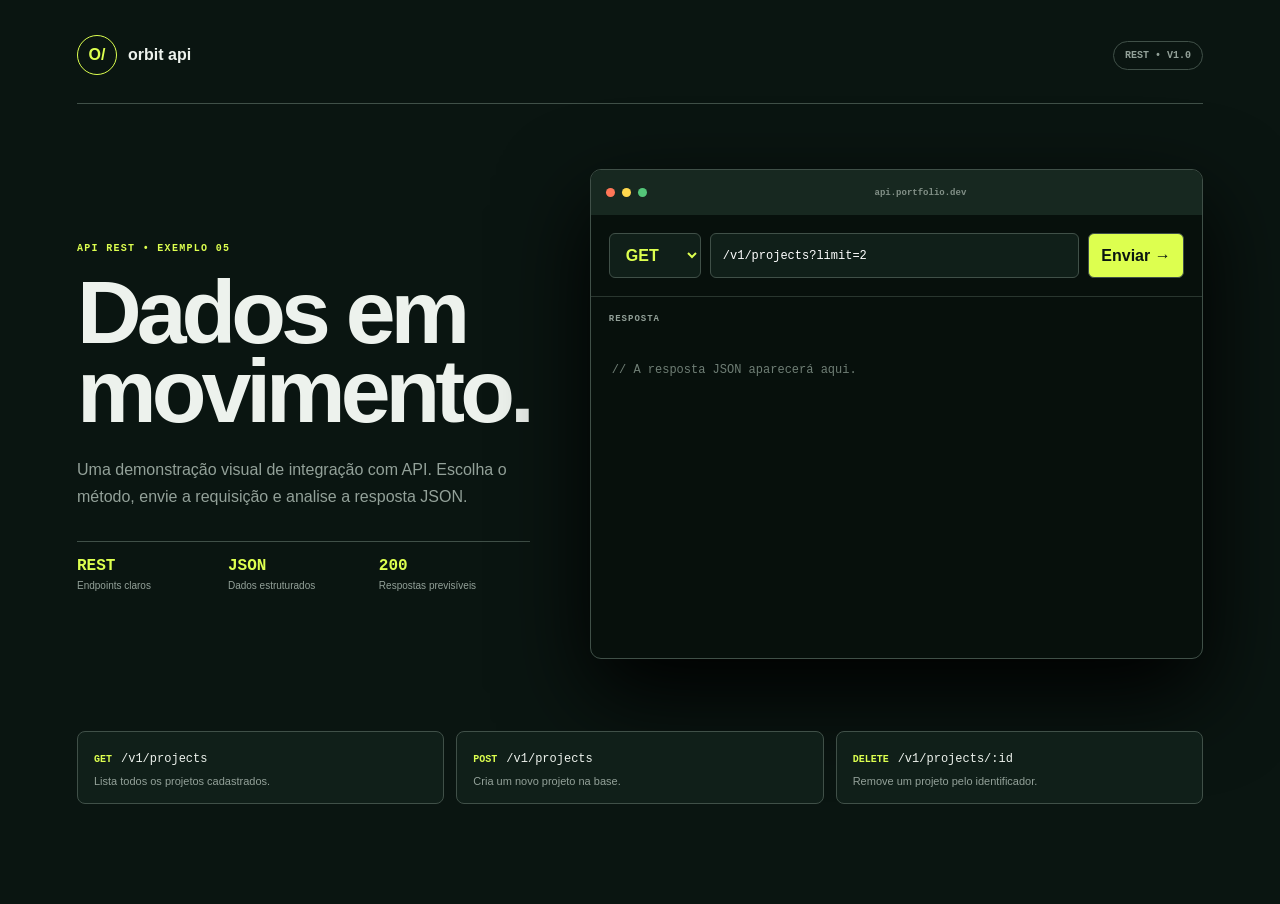
<file: projects/api/index.html>
<!doctype html>
<html lang="pt-BR">
<head>
  <meta charset="UTF-8">
  <meta name="viewport" content="width=device-width, initial-scale=1.0">
  <title>Orbit — API REST</title>
  <style>
    :root{--ink:#0a1511;--panel:#101f19;--panel2:#172820;--line:#405048;--cream:#edf2ed;--lime:#ddff4f;--muted:#93a199;--orange:#ff7657;--yellow:#ffd84d}
    *{box-sizing:border-box}body{margin:0;min-height:100vh;background:var(--ink);color:var(--cream);font-family:Arial,sans-serif}button,select,textarea{font:inherit}.page{max-width:1180px;margin:auto;padding:35px 27px 70px}
    header{display:flex;justify-content:space-between;align-items:center;padding-bottom:28px;border-bottom:1px solid var(--line)}.brand{display:flex;gap:11px;align-items:center;font-weight:850}.brand b{width:40px;height:40px;border:1px solid var(--lime);color:var(--lime);border-radius:50%;display:grid;place-items:center}.version{font:700 10px monospace;color:var(--muted);border:1px solid var(--line);border-radius:20px;padding:8px 11px}
    .hero{display:grid;grid-template-columns:.85fr 1.5fr;gap:60px;align-items:center;padding:65px 0 30px}.eyebrow{font:700 10px monospace;letter-spacing:1.3px;color:var(--lime)}h1{font-size:clamp(56px,7vw,92px);line-height:.88;letter-spacing:-5px;margin:18px 0 25px}.intro p{color:var(--muted);line-height:1.7;font-size:16px}.features{display:grid;grid-template-columns:repeat(3,1fr);margin-top:30px;border-top:1px solid var(--line)}.features span{padding:15px 8px 0 0;color:var(--muted);font-size:10px}.features b{display:block;color:var(--lime);font:800 16px monospace;margin-bottom:5px}
    .console{border:1px solid var(--line);border-radius:11px;overflow:hidden;background:#07100c;box-shadow:0 35px 90px #000}.console-bar{height:45px;background:var(--panel2);display:flex;align-items:center;gap:7px;padding:0 15px}.console-bar i{width:9px;height:9px;border-radius:50%;background:var(--orange)}.console-bar i:nth-child(2){background:var(--yellow)}.console-bar i:nth-child(3){background:#54c679}.console-bar span{margin:auto;font:700 9px monospace;color:#829087}
    .request{display:grid;grid-template-columns:92px 1fr auto;gap:9px;padding:18px;border-bottom:1px solid #29362f}.request select,.request code,.request button{border:1px solid var(--line);border-radius:6px;background:var(--panel);color:white;padding:12px}.request select{color:var(--lime);font-weight:850}.request code{font:12px monospace;display:flex;align-items:center;overflow:hidden}.request button{background:var(--lime);color:var(--ink);font-weight:850;cursor:pointer;min-width:96px}.request button:disabled{opacity:.6;cursor:wait}
    .body-editor{padding:0 18px 15px;display:none}.body-editor.show{display:block}.body-editor label{display:block;font:700 9px monospace;color:var(--muted);padding:13px 0 8px}.body-editor textarea{width:100%;height:90px;resize:none;border:1px solid var(--line);border-radius:6px;background:var(--panel);color:#bfe1cc;padding:12px;font:12px/1.5 monospace}
    .response-head{height:43px;display:flex;align-items:center;gap:13px;padding:0 18px;font:700 9px monospace;color:var(--muted);letter-spacing:1px}.response-head strong{margin-left:auto;color:#5cdb86}.response-head small{color:#78877e}.output{margin:0;min-height:318px;padding:21px;color:#6f7e75;white-space:pre-wrap;font:12px/1.65 monospace}.output.ready{color:#c6d7cc}.key{color:#77baff}.string{color:#dfff7c}.number{color:#ff9e86}
    .docs{grid-column:1/-1;display:grid;grid-template-columns:repeat(3,1fr);gap:12px;margin-top:12px}.doc{border:1px solid var(--line);border-radius:8px;padding:16px;background:var(--panel)}.doc b{font:800 10px monospace;color:var(--lime);margin-right:9px}.doc span{font:12px monospace}.doc p{font-size:11px;color:var(--muted);margin:9px 0 0}
    @media(max-width:850px){.hero{grid-template-columns:1fr;gap:35px;padding-top:45px}.intro{max-width:650px}.console{width:100%}.docs{grid-template-columns:1fr}}
    @media(max-width:520px){.page{padding:25px 13px 55px}.version{display:none}.hero{padding-top:38px}.hero h1{font-size:61px}.request{grid-template-columns:78px 1fr}.request button{grid-column:1/-1}.output{min-height:270px;font-size:10px}.features{gap:6px}.features span{font-size:9px}}
  </style>
</head>
<body>
  <main class="page">
    <header><div class="brand"><b>O/</b><strong>orbit api</strong></div><span class="version">REST • V1.0</span></header>
    <section class="hero">
      <div class="intro"><span class="eyebrow">API REST • EXEMPLO 05</span><h1>Dados em<br>movimento.</h1><p>Uma demonstração visual de integração com API. Escolha o método, envie a requisição e analise a resposta JSON.</p><div class="features"><span><b>REST</b>Endpoints claros</span><span><b>JSON</b>Dados estruturados</span><span><b>200</b>Respostas previsíveis</span></div></div>
      <div class="console">
        <div class="console-bar"><i></i><i></i><i></i><span>api.portfolio.dev</span></div>
        <div class="request"><select id="method" aria-label="Método HTTP"><option>GET</option><option>POST</option><option>DELETE</option></select><code id="endpoint">/v1/projects?limit=2</code><button id="send">Enviar →</button></div>
        <div class="body-editor" id="bodyEditor"><label for="requestBody">CORPO DA REQUISIÇÃO</label><textarea id="requestBody">{
  "name": "Novo projeto",
  "status": "rascunho"
}</textarea></div>
        <div class="response-head"><span>RESPOSTA</span><strong id="httpStatus"></strong><small id="time"></small></div><pre class="output" id="output">// A resposta JSON aparecerá aqui.</pre>
      </div>
      <div class="docs"><article class="doc"><b>GET</b><span>/v1/projects</span><p>Lista todos os projetos cadastrados.</p></article><article class="doc"><b>POST</b><span>/v1/projects</span><p>Cria um novo projeto na base.</p></article><article class="doc"><b>DELETE</b><span>/v1/projects/:id</span><p>Remove um projeto pelo identificador.</p></article></div>
    </section>
  </main>
  <script>
    const method=document.querySelector('#method'),endpoint=document.querySelector('#endpoint'),editor=document.querySelector('#bodyEditor'),output=document.querySelector('#output'),send=document.querySelector('#send');
    const responses={GET:{status:'200 OK',data:{data:[{id:1,name:'Projeto Atlas',status:'ativo'},{id:2,name:'Projeto Nexo',status:'revisão'}],total:2}},POST:{status:'201 CREATED',data:{id:3,name:'Novo projeto',status:'rascunho',created_at:'agora'}},DELETE:{status:'204 NO CONTENT',data:{success:true,message:'Projeto removido.'}}};
    function configure(){const value=method.value;endpoint.textContent=value==='GET'?'/v1/projects?limit=2':value==='POST'?'/v1/projects':'/v1/projects/2';editor.classList.toggle('show',value==='POST');output.className='output';output.textContent='// A resposta JSON aparecerá aqui.';document.querySelector('#httpStatus').textContent='';document.querySelector('#time').textContent=''}
    function colorize(json){return json.replace(/(".*?")(?=\s*:)/g,'<span class="key">$1</span>').replace(/:\s(".*?")/g,': <span class="string">$1</span>').replace(/:\s(\d+)/g,': <span class="number">$1</span>')}
    send.addEventListener('click',()=>{send.disabled=true;send.textContent='Enviando...';output.textContent='Conectando ao servidor...';output.className='output';setTimeout(()=>{const response=responses[method.value];document.querySelector('#httpStatus').textContent=response.status;document.querySelector('#time').textContent='124 ms';output.innerHTML=colorize(JSON.stringify(response.data,null,2));output.className='output ready';send.disabled=false;send.textContent='Enviar →'},650)});method.addEventListener('change',configure);configure();
  </script>
</body>
</html>
</file>
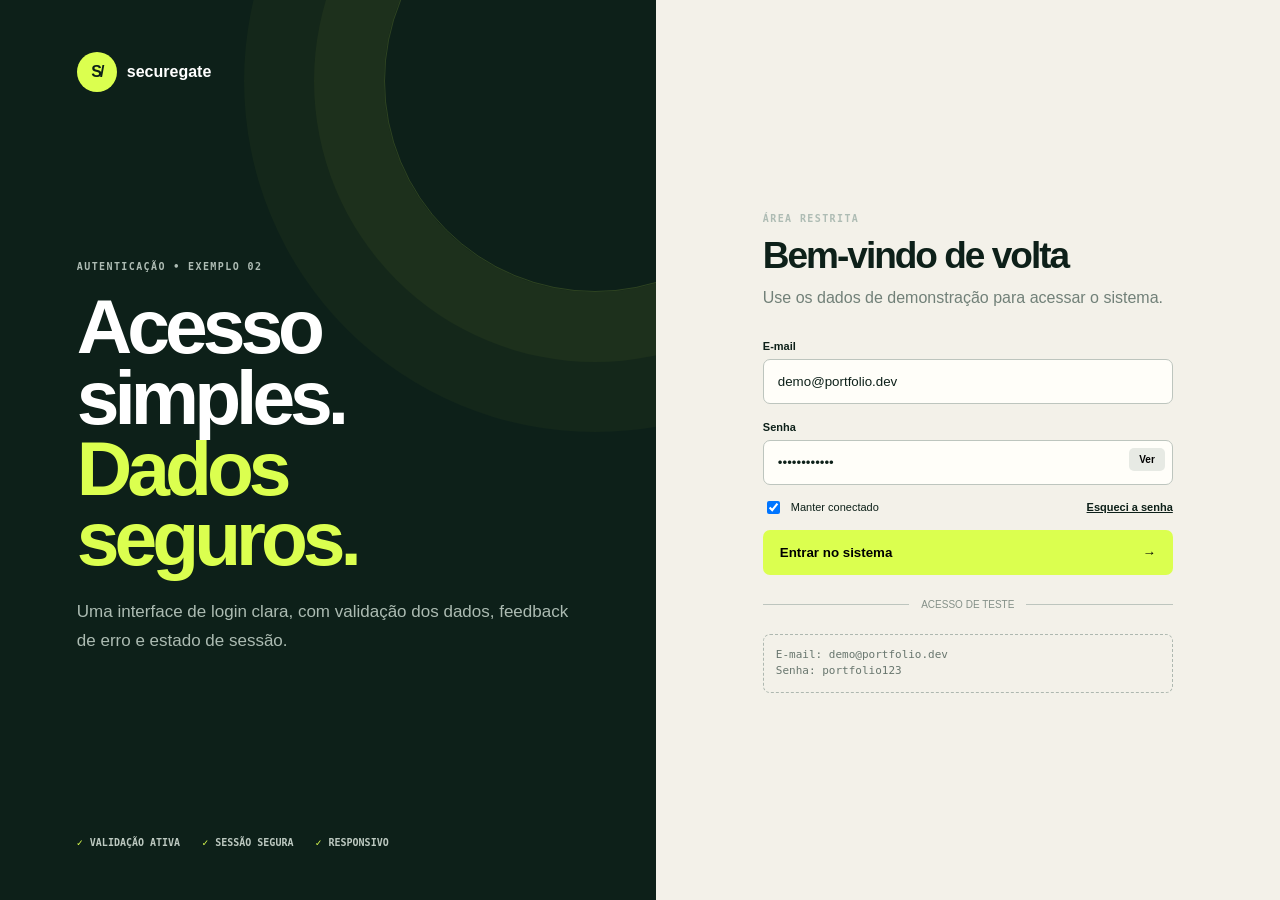
<file: projects/autenticacao/index.html>
<!doctype html>
<html lang="pt-BR">
<head>
  <meta charset="UTF-8">
  <meta name="viewport" content="width=device-width, initial-scale=1.0">
  <title>SecureGate — Autenticação</title>
  <style>
    :root{--ink:#0d2019;--cream:#f3f1e9;--lime:#dbff4f;--blue:#79baff;--muted:#718078;--line:#bdc5be;--error:#a93822}
    *{box-sizing:border-box}body{margin:0;min-height:100vh;background:var(--cream);color:var(--ink);font-family:Arial,sans-serif}.page{min-height:100vh;display:grid;grid-template-columns:1.05fr 1fr}
    .visual{background:var(--ink);color:white;padding:52px 6vw;display:flex;flex-direction:column;justify-content:space-between;position:relative;overflow:hidden}.visual:before{content:"";width:420px;height:420px;border:1px solid #dfff4f28;border-radius:50%;position:absolute;right:-150px;top:-130px;box-shadow:0 0 0 70px #dfff4f0b,0 0 0 140px #dfff4f08}.logo{display:flex;align-items:center;gap:10px;font-weight:800;z-index:1}.logo b{width:40px;height:40px;border-radius:50%;background:var(--lime);color:var(--ink);display:grid;place-items:center;letter-spacing:-2px}
    .visual-copy{z-index:1}.eyebrow{font:700 10px monospace;letter-spacing:1.4px;color:#aebcb4}.visual h1{font-size:clamp(52px,6vw,86px);line-height:.92;letter-spacing:-5px;margin:17px 0 24px}.visual h1 em{color:var(--lime);font-style:normal}.visual p{color:#acbbb2;line-height:1.7;max-width:500px;font-size:17px}.proofs{display:flex;gap:22px;color:#bdc9c1;font:700 10px monospace}.proofs span:before{content:"✓";color:var(--lime);margin-right:7px}
    .access{display:grid;place-items:center;padding:45px}.card{width:min(410px,100%)}.card h2{font-size:37px;letter-spacing:-2px;margin:9px 0}.card>p{color:var(--muted);margin:0 0 30px;line-height:1.5}.card label{display:block;font-size:11px;font-weight:800;margin:17px 0 7px}.card input{width:100%;padding:14px;border:1px solid var(--line);border-radius:7px;background:#fffef9;color:var(--ink)}.password{position:relative}.password button{position:absolute;right:8px;top:8px;border:0;border-radius:5px;background:#e7eae4;padding:6px 10px;cursor:pointer;font-size:10px;font-weight:700}.options{display:flex;justify-content:space-between;align-items:center;margin:13px 0}.options label{margin:0;display:flex;gap:8px;align-items:center;font-weight:500}.options input{width:auto}.options a{font-size:11px;color:var(--ink);font-weight:700}.error{display:none;background:#ffe4dd;border:1px solid #ffc2b4;color:var(--error);padding:10px;border-radius:6px;font-size:11px;margin-top:13px}.error.show{display:block}.submit{width:100%;border:0;border-radius:7px;background:var(--lime);padding:15px 17px;margin-top:10px;font-weight:850;display:flex;justify-content:space-between;cursor:pointer}.divider{display:flex;align-items:center;gap:12px;color:#849088;font-size:10px;margin:24px 0}.divider:before,.divider:after{content:"";height:1px;background:var(--line);flex:1}.demo-note{border:1px dashed #aeb8b0;padding:12px;border-radius:7px;color:#68766e;font:11px/1.5 monospace}
    .success{text-align:center}.success-icon{width:82px;height:82px;border-radius:50%;background:var(--lime);display:grid;place-items:center;font-size:35px;margin:0 auto 24px}.session{display:flex;gap:12px;align-items:center;text-align:left;border:1px solid var(--line);border-radius:8px;padding:13px;margin:27px 0 6px;background:#fffef9}.avatar{width:44px;height:44px;border-radius:50%;background:var(--blue);display:grid;place-items:center;font-weight:850}.session span{display:grid;gap:4px}.session small{color:var(--muted)}.logout{width:100%;border:0;background:var(--ink);color:white;padding:14px;border-radius:7px;font-weight:750;cursor:pointer}
    @media(max-width:800px){.page{grid-template-columns:1fr}.visual{min-height:330px;padding:36px 28px}.visual h1{font-size:58px}.visual p{font-size:14px}.proofs{display:none}.access{padding:40px 20px}}
    @media(max-width:450px){.visual{min-height:270px}.visual h1{font-size:44px;letter-spacing:-3px;margin-bottom:12px}.visual p{margin:0}.access{padding-top:32px}.card h2{font-size:31px}}
  </style>
</head>
<body>
  <main class="page">
    <section class="visual">
      <div class="logo"><b>S/</b><strong>securegate</strong></div>
      <div class="visual-copy"><span class="eyebrow">AUTENTICAÇÃO • EXEMPLO 02</span><h1>Acesso simples.<br><em>Dados seguros.</em></h1><p>Uma interface de login clara, com validação dos dados, feedback de erro e estado de sessão.</p></div>
      <div class="proofs"><span>VALIDAÇÃO ATIVA</span><span>SESSÃO SEGURA</span><span>RESPONSIVO</span></div>
    </section>
    <section class="access">
      <form class="card" id="loginForm">
        <span class="eyebrow">ÁREA RESTRITA</span><h2>Bem-vindo de volta</h2><p>Use os dados de demonstração para acessar o sistema.</p>
        <label for="email">E-mail</label><input id="email" type="email" value="demo@portfolio.dev" autocomplete="email">
        <label for="password">Senha</label><div class="password"><input id="password" type="password" value="portfolio123" autocomplete="current-password"><button type="button" id="toggle">Ver</button></div>
        <div class="options"><label><input type="checkbox" checked> Manter conectado</label><a href="#">Esqueci a senha</a></div>
        <div class="error" id="error" role="alert">Use um e-mail válido e uma senha com pelo menos 6 caracteres.</div>
        <button class="submit" type="submit">Entrar no sistema <span>→</span></button>
        <div class="divider">ACESSO DE TESTE</div><div class="demo-note">E-mail: demo@portfolio.dev<br>Senha: portfolio123</div>
      </form>
      <section class="card success" id="success" hidden><div class="success-icon">✓</div><span class="eyebrow">SESSÃO INICIADA</span><h2>Olá, visitante!</h2><p>O fluxo de autenticação foi concluído com sucesso.</p><div class="session"><div class="avatar">VP</div><span><strong id="sessionEmail"></strong><small>Perfil administrador</small></span></div><button class="logout" id="logout">Encerrar sessão</button></section>
    </section>
  </main>
  <script>
    const form=document.querySelector('#loginForm'),email=document.querySelector('#email'),password=document.querySelector('#password'),error=document.querySelector('#error'),success=document.querySelector('#success');
    document.querySelector('#toggle').addEventListener('click',event=>{const visible=password.type==='text';password.type=visible?'password':'text';event.currentTarget.textContent=visible?'Ver':'Ocultar'});
    form.addEventListener('submit',event=>{event.preventDefault();if(!email.value.includes('@')||password.value.length<6){error.classList.add('show');return}error.classList.remove('show');document.querySelector('#sessionEmail').textContent=email.value;form.hidden=true;success.hidden=false});
    document.querySelector('#logout').addEventListener('click',()=>{success.hidden=true;form.hidden=false;password.type='password';document.querySelector('#toggle').textContent='Ver'});
  </script>
</body>
</html>
</file>
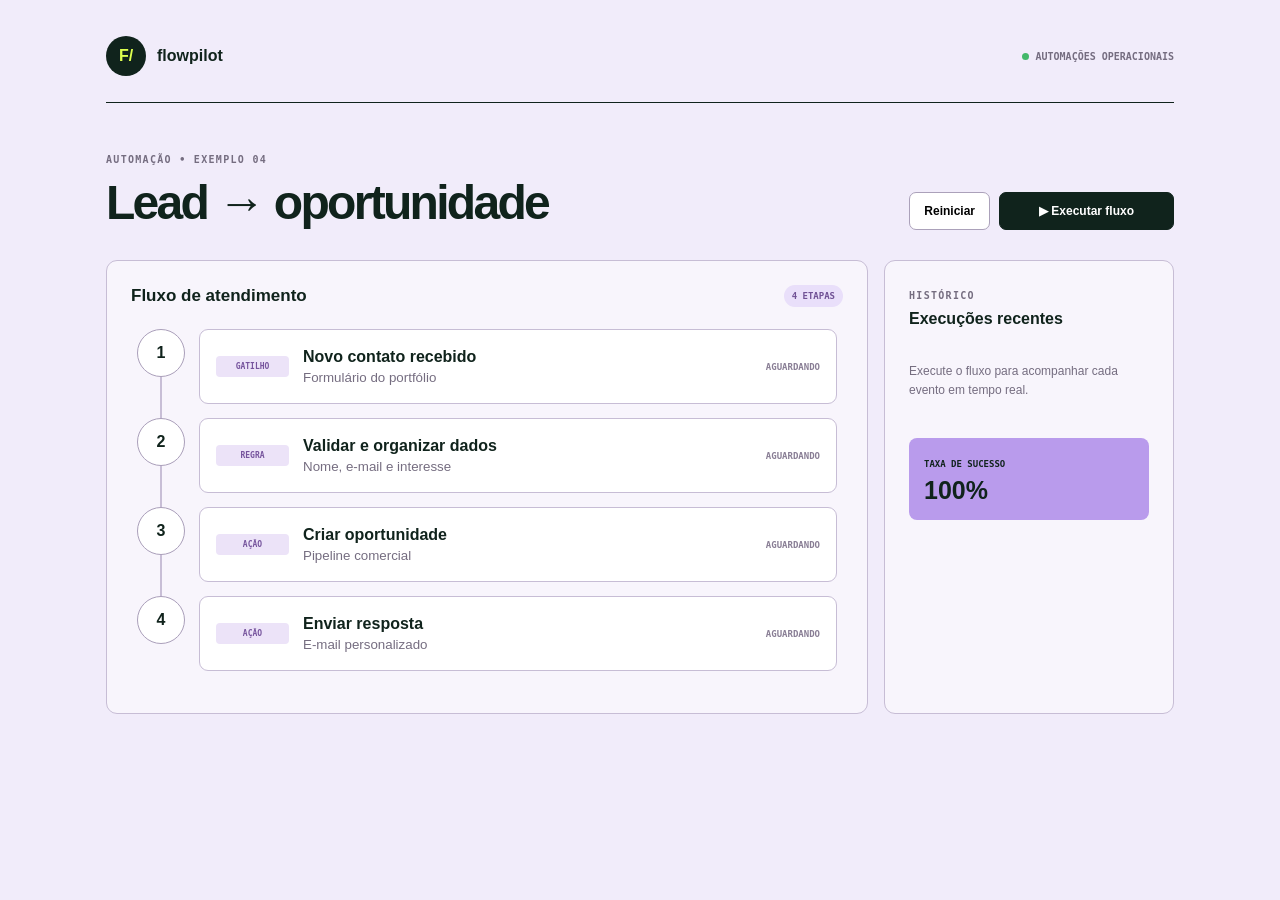
<file: projects/automacao/index.html>
<!doctype html>
<html lang="pt-BR">
<head>
  <meta charset="UTF-8">
  <meta name="viewport" content="width=device-width, initial-scale=1.0">
  <title>FlowPilot — Automação</title>
  <style>
    :root{--ink:#10231c;--paper:#f1ecfa;--white:#fffefd;--lime:#ddff4f;--yellow:#ffd84d;--purple:#b99bec;--line:#c7bdd5;--muted:#756d80}
    *{box-sizing:border-box}body{margin:0;background:var(--paper);color:var(--ink);font-family:Arial,sans-serif}button{font:inherit}.page{max-width:1120px;margin:auto;padding:36px 26px 70px}
    header{display:flex;align-items:center;justify-content:space-between;padding-bottom:26px;border-bottom:1px solid var(--ink)}.logo{display:flex;align-items:center;gap:11px;font-weight:850}.logo b{width:40px;height:40px;border-radius:50%;background:var(--ink);color:var(--lime);display:grid;place-items:center}.header-status{font:700 10px monospace;color:var(--muted)}.header-status:before{content:"";display:inline-block;width:7px;height:7px;background:#43b86a;border-radius:50%;margin-right:7px}
    .intro{display:flex;justify-content:space-between;align-items:flex-end;margin:46px 0 30px}.eyebrow{font:700 10px monospace;letter-spacing:1.3px;color:var(--muted)}h1{font-size:48px;letter-spacing:-2.7px;margin:8px 0 0}.actions{display:flex;gap:9px}.actions button{border:1px solid #aba1ba;background:white;border-radius:7px;padding:11px 14px;font-size:12px;font-weight:750;cursor:pointer}.actions .run{background:var(--ink);color:white;border-color:var(--ink);min-width:175px}
    .workspace{display:grid;grid-template-columns:1fr 290px;gap:16px}.flow-card,.log-card{border:1px solid var(--line);border-radius:11px;background:#f8f5fc;padding:24px}.flow-head{display:flex;justify-content:space-between;align-items:center;margin-bottom:22px}.flow-head strong{font-size:17px}.badge{font:700 9px monospace;color:#705195;background:#e9dffa;padding:6px 8px;border-radius:20px}
    .workflow{max-width:700px;margin:auto}.step{display:grid;grid-template-columns:48px 1fr;gap:14px;position:relative;padding-bottom:14px}.step:not(:last-child):before{content:"";position:absolute;left:23px;top:45px;bottom:-4px;width:2px;background:#c8bed6}.node{width:48px;height:48px;border:1px solid #aa9fba;border-radius:50%;background:white;display:grid;place-items:center;font-weight:850;z-index:1;transition:.25s}.step-card{min-height:75px;border:1px solid var(--line);border-radius:9px;background:white;padding:14px 16px;display:flex;justify-content:space-between;align-items:center;transition:.25s}.step-copy{display:grid;grid-template-columns:73px auto;gap:4px 14px;align-items:center}.tag{grid-row:1/3;background:#ece3f8;color:#76549d;border-radius:4px;padding:6px;text-align:center;font:700 8px monospace}.step-card small{color:var(--muted)}.state{font:700 9px monospace;color:#887d94}.step.running .node{background:var(--yellow);box-shadow:0 0 0 7px #ffd84d3d}.step.running .step-card{border-color:#8a6cac;transform:translateX(5px)}.step.done .node{background:var(--lime);border-color:var(--ink)}.step.done .step-card{border-color:#8eaa84}.step.done .state{color:#287a46}
    .result{height:0;overflow:hidden;background:var(--ink);color:white;border-radius:8px;padding:0 16px;margin-top:4px;display:flex;justify-content:space-between;align-items:center;transition:.3s}.result.show{height:55px}.result span{font-size:10px;color:#aebdb4}
    .log-card h2{font-size:16px;margin:7px 0 22px}.log-list{display:grid;gap:10px}.log{border-bottom:1px solid #ddd5e7;padding:0 0 12px;display:grid;gap:5px}.log span{font:700 9px monospace;color:var(--muted)}.log strong{font-size:12px}.log small{color:#2e8650}.empty-log{color:var(--muted);font-size:12px;line-height:1.6}.summary{margin-top:26px;background:var(--purple);border-radius:8px;padding:15px}.summary span{font:700 9px monospace}.summary strong{display:block;font-size:25px;margin-top:5px}
    @media(max-width:800px){.workspace{grid-template-columns:1fr}.log-card{display:none}.intro{display:block}.actions{margin-top:20px}.flow-card{padding:18px}}
    @media(max-width:520px){.page{padding:25px 13px 60px}.header-status{display:none}.intro{margin-top:35px}.intro h1{font-size:38px}.actions button{font-size:10px}.actions .run{min-width:150px}.flow-card{padding:16px 11px}.step{grid-template-columns:42px 1fr;gap:9px}.node{width:42px;height:42px}.step:not(:last-child):before{left:20px;top:40px}.step-card{padding:11px}.step-copy{display:flex;flex-direction:column;align-items:flex-start}.tag{display:none}.state{display:none}.step-card small{font-size:10px}.result{font-size:11px}.result span{display:none}}
  </style>
</head>
<body>
  <main class="page">
    <header><div class="logo"><b>F/</b><strong>flowpilot</strong></div><span class="header-status">AUTOMAÇÕES OPERACIONAIS</span></header>
    <section class="intro"><div><span class="eyebrow">AUTOMAÇÃO • EXEMPLO 04</span><h1>Lead → oportunidade</h1></div><div class="actions"><button id="reset">Reiniciar</button><button class="run" id="run">▶ Executar fluxo</button></div></section>
    <section class="workspace">
      <article class="flow-card"><div class="flow-head"><strong>Fluxo de atendimento</strong><span class="badge">4 ETAPAS</span></div><div class="workflow" id="workflow">
        <div class="step"><div class="node">1</div><div class="step-card"><div class="step-copy"><span class="tag">GATILHO</span><strong>Novo contato recebido</strong><small>Formulário do portfólio</small></div><span class="state">AGUARDANDO</span></div></div>
        <div class="step"><div class="node">2</div><div class="step-card"><div class="step-copy"><span class="tag">REGRA</span><strong>Validar e organizar dados</strong><small>Nome, e-mail e interesse</small></div><span class="state">AGUARDANDO</span></div></div>
        <div class="step"><div class="node">3</div><div class="step-card"><div class="step-copy"><span class="tag">AÇÃO</span><strong>Criar oportunidade</strong><small>Pipeline comercial</small></div><span class="state">AGUARDANDO</span></div></div>
        <div class="step"><div class="node">4</div><div class="step-card"><div class="step-copy"><span class="tag">AÇÃO</span><strong>Enviar resposta</strong><small>E-mail personalizado</small></div><span class="state">AGUARDANDO</span></div></div>
      </div><div class="result" id="result"><strong>✓ Fluxo concluído com sucesso</strong><span>4 ETAPAS • 0 ERROS • 2,08s</span></div></article>
      <aside class="log-card"><span class="eyebrow">HISTÓRICO</span><h2>Execuções recentes</h2><div class="log-list" id="logs"><p class="empty-log">Execute o fluxo para acompanhar cada evento em tempo real.</p></div><div class="summary"><span>TAXA DE SUCESSO</span><strong>100%</strong></div></aside>
    </section>
  </main>
  <script>
    const steps=[...document.querySelectorAll('.step')],run=document.querySelector('#run'),result=document.querySelector('#result'),logs=document.querySelector('#logs');let running=false;
    const wait=time=>new Promise(resolve=>setTimeout(resolve,time));
    function reset(){running=false;steps.forEach((step,index)=>{step.className='step';step.querySelector('.node').textContent=index+1;step.querySelector('.state').textContent='AGUARDANDO'});result.classList.remove('show');run.textContent='▶ Executar fluxo';logs.innerHTML='<p class="empty-log">Execute o fluxo para acompanhar cada evento em tempo real.</p>'}
    async function execute(){if(running)return;reset();running=true;run.textContent='Executando...';logs.innerHTML='';for(let index=0;index<steps.length;index++){const step=steps[index];step.classList.add('running');step.querySelector('.state').textContent='PROCESSANDO';await wait(520);step.classList.remove('running');step.classList.add('done');step.querySelector('.node').textContent='✓';step.querySelector('.state').textContent='CONCLUÍDO';const title=step.querySelector('strong').textContent;logs.insertAdjacentHTML('beforeend',`<div class="log"><span>ETAPA 0${index+1}</span><strong>${title}</strong><small>✓ Concluída</small></div>`)}result.classList.add('show');run.textContent='Executar novamente';running=false}
    run.addEventListener('click',execute);document.querySelector('#reset').addEventListener('click',reset);
  </script>
</body>
</html>
</file>
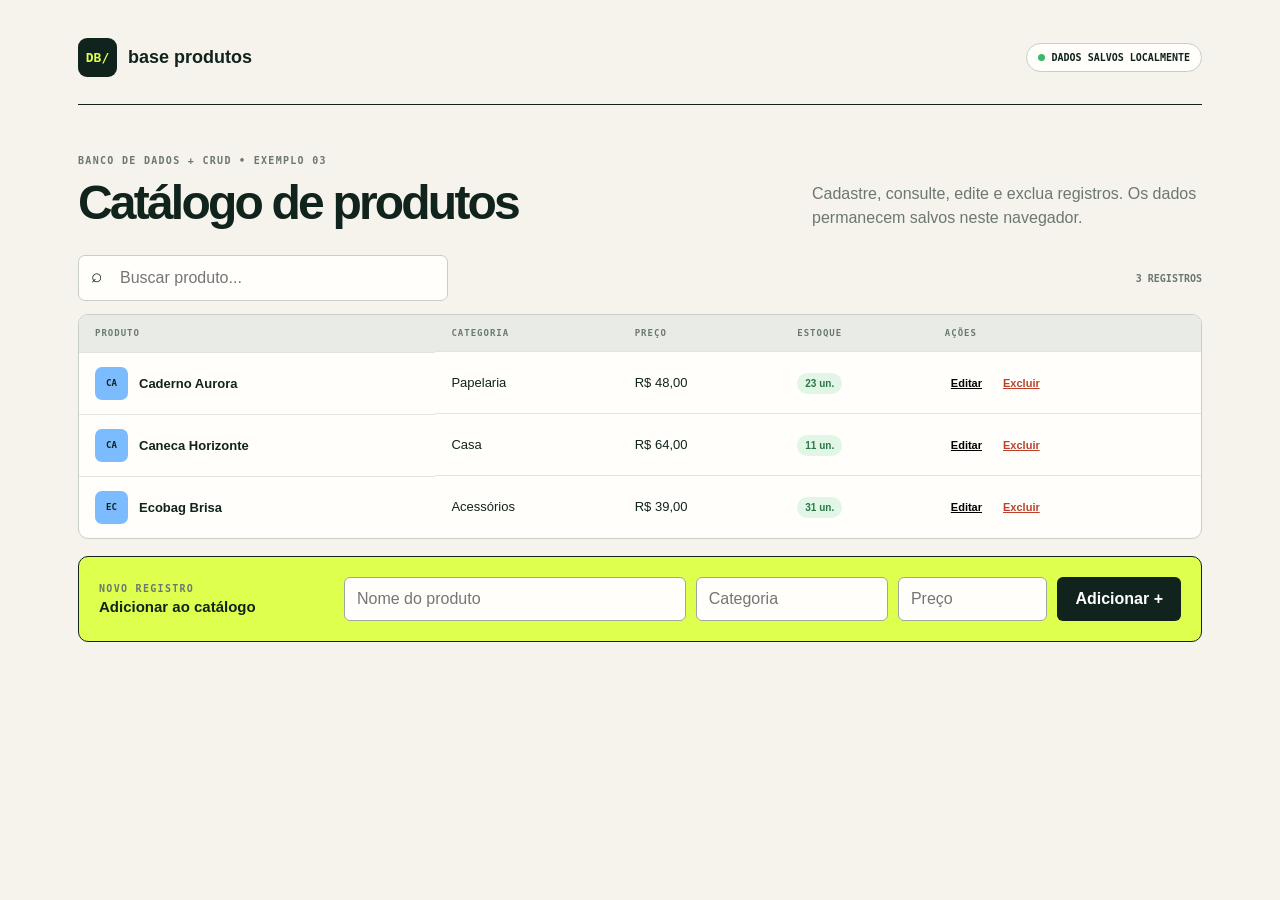
<file: projects/crud-banco-de-dados/index.html>
<!doctype html>
<html lang="pt-BR">
<head>
  <meta charset="UTF-8">
  <meta name="viewport" content="width=device-width, initial-scale=1.0">
  <title>Base — CRUD de Produtos</title>
  <style>
    :root{--ink:#10231c;--paper:#f5f3eb;--white:#fffefa;--lime:#dfff4f;--blue:#7dbbff;--line:#c7cec8;--muted:#6b7871;--red:#bd402b}
    *{box-sizing:border-box}body{margin:0;background:var(--paper);color:var(--ink);font-family:Arial,sans-serif}button,input{font:inherit}.shell{max-width:1180px;margin:auto;padding:38px 28px 70px}
    header{display:flex;justify-content:space-between;align-items:center;padding-bottom:27px;border-bottom:1px solid var(--ink)}.brand{display:flex;align-items:center;gap:11px}.brand b{width:39px;height:39px;border-radius:9px;background:var(--ink);color:var(--lime);display:grid;place-items:center;font:800 13px monospace}.brand strong{font-size:18px}.status{font:700 10px monospace;border:1px solid var(--line);background:var(--white);padding:8px 11px;border-radius:20px}.status:before{content:"";display:inline-block;width:7px;height:7px;background:#3ab969;border-radius:50%;margin-right:7px}
    .title{display:flex;justify-content:space-between;align-items:flex-end;margin:45px 0 25px}.eyebrow{font:700 10px monospace;letter-spacing:1.3px;color:var(--muted)}h1{font-size:48px;letter-spacing:-2.8px;margin:7px 0 0}.title p{max-width:390px;color:var(--muted);line-height:1.5;margin:0}
    .toolbar{display:flex;justify-content:space-between;align-items:center;margin-bottom:13px}.search{position:relative;width:min(370px,60%)}.search span{position:absolute;left:13px;top:10px;font-size:19px}.search input{width:100%;border:1px solid var(--line);border-radius:7px;padding:13px 14px 13px 41px;background:var(--white)}.count{font:700 10px monospace;color:var(--muted)}
    .table-card{border:1px solid var(--line);border-radius:10px;background:var(--white);overflow:hidden}.table-scroll{overflow-x:auto}table{width:100%;border-collapse:collapse;min-width:780px}th{text-align:left;background:#e9ece6;padding:13px 16px;font:700 9px monospace;letter-spacing:1px;color:var(--muted)}td{border-top:1px solid #e1e5e0;padding:14px 16px;font-size:13px}td:first-child{display:flex;align-items:center;gap:11px}.avatar{width:33px;height:33px;border-radius:7px;background:var(--blue);display:grid;place-items:center;font:800 9px monospace}.stock{background:#e2f6e7;color:#287844;padding:5px 8px;border-radius:20px;font-size:10px;font-weight:750}.action{border:0;background:transparent;text-decoration:underline;font-size:11px;font-weight:700;cursor:pointer;margin-right:9px}.delete{color:var(--red)}.empty{text-align:center;padding:55px;color:var(--muted)}
    .form-card{margin-top:17px;border:1px solid var(--ink);background:var(--lime);border-radius:10px;padding:20px;display:grid;grid-template-columns:1.1fr 1.6fr .9fr .7fr auto;gap:10px;align-items:center}.form-title{display:grid;gap:4px}.form-title strong{font-size:15px}.form-card input{min-width:0;border:1px solid #9da99f;background:var(--white);border-radius:6px;padding:12px}.form-card button{border:0;background:var(--ink);color:white;border-radius:6px;padding:13px 18px;font-weight:800;cursor:pointer}.cancel{background:transparent!important;color:var(--ink)!important;border:1px solid var(--ink)!important;display:none}.notice{position:fixed;right:24px;bottom:24px;background:var(--ink);color:white;border-radius:8px;padding:14px 17px;font-size:12px;transform:translateY(100px);opacity:0;transition:.25s}.notice.show{transform:none;opacity:1}
    @media(max-width:850px){.form-card{grid-template-columns:1fr 1fr}.form-title{grid-column:1/-1}.form-card #name{grid-column:1/-1}.title{display:block}.title p{margin-top:15px}}
    @media(max-width:520px){.shell{padding:25px 14px 60px}.status{display:none}.title{margin-top:35px}.title h1{font-size:38px}.search{width:72%}.form-card{grid-template-columns:1fr 1fr}.form-card input{grid-column:1/-1}.form-card button{grid-column:2}.cancel{grid-column:1!important;grid-row:5}.notice{left:14px;right:14px;text-align:center}}
  </style>
</head>
<body>
  <main class="shell">
    <header><div class="brand"><b>DB/</b><strong>base produtos</strong></div><span class="status">DADOS SALVOS LOCALMENTE</span></header>
    <section class="title"><div><span class="eyebrow">BANCO DE DADOS + CRUD • EXEMPLO 03</span><h1>Catálogo de produtos</h1></div><p>Cadastre, consulte, edite e exclua registros. Os dados permanecem salvos neste navegador.</p></section>
    <div class="toolbar"><label class="search"><span>⌕</span><input id="search" placeholder="Buscar produto..." aria-label="Buscar produto"></label><span class="count" id="count"></span></div>
    <section class="table-card"><div class="table-scroll"><table><thead><tr><th>PRODUTO</th><th>CATEGORIA</th><th>PREÇO</th><th>ESTOQUE</th><th>AÇÕES</th></tr></thead><tbody id="rows"></tbody></table></div><div class="empty" id="empty" hidden>Nenhum produto encontrado.</div></section>
    <form class="form-card" id="productForm"><div class="form-title"><span class="eyebrow" id="formLabel">NOVO REGISTRO</span><strong id="formTitle">Adicionar ao catálogo</strong></div><input id="name" placeholder="Nome do produto" required><input id="category" placeholder="Categoria" required><input id="price" type="number" min="1" step="0.01" placeholder="Preço" required><button class="cancel" id="cancel" type="button">Cancelar</button><button type="submit" id="submit">Adicionar +</button></form>
  </main>
  <div class="notice" id="notice" role="status"></div>
  <script>
    const seed=[{id:1,name:'Caderno Aurora',category:'Papelaria',price:48,stock:23},{id:2,name:'Caneca Horizonte',category:'Casa',price:64,stock:11},{id:3,name:'Ecobag Brisa',category:'Acessórios',price:39,stock:31}];
    let products=JSON.parse(localStorage.getItem('portfolio-crud-products')||'null')||seed,editing=null;
    const rows=document.querySelector('#rows'),search=document.querySelector('#search'),form=document.querySelector('#productForm'),nameInput=document.querySelector('#name'),categoryInput=document.querySelector('#category'),priceInput=document.querySelector('#price');
    function persist(){localStorage.setItem('portfolio-crud-products',JSON.stringify(products))}
    function money(value){return value.toLocaleString('pt-BR',{style:'currency',currency:'BRL'})}
    function render(){const term=search.value.toLowerCase(),visible=products.filter(item=>item.name.toLowerCase().includes(term)||item.category.toLowerCase().includes(term));rows.innerHTML=visible.map(item=>`<tr><td><span class="avatar">${item.name.slice(0,2).toUpperCase()}</span><strong>${item.name}</strong></td><td>${item.category}</td><td>${money(item.price)}</td><td><span class="stock">${item.stock} un.</span></td><td><button class="action" data-edit="${item.id}">Editar</button><button class="action delete" data-delete="${item.id}">Excluir</button></td></tr>`).join('');document.querySelector('#empty').hidden=visible.length>0;document.querySelector('#count').textContent=`${products.length} REGISTROS`}
    function notify(message){const notice=document.querySelector('#notice');notice.textContent=message;notice.classList.add('show');setTimeout(()=>notice.classList.remove('show'),1800)}
    function reset(){editing=null;form.reset();document.querySelector('#formLabel').textContent='NOVO REGISTRO';document.querySelector('#formTitle').textContent='Adicionar ao catálogo';document.querySelector('#submit').textContent='Adicionar +';document.querySelector('#cancel').style.display='none'}
    form.addEventListener('submit',event=>{event.preventDefault();const values={name:nameInput.value.trim(),category:categoryInput.value.trim(),price:Number(priceInput.value)};if(editing){products=products.map(item=>item.id===editing?{...item,...values}:item);notify('Produto atualizado com sucesso.')}else{products.push({id:Date.now(),...values,stock:10});notify('Produto adicionado com sucesso.')}persist();reset();render()});
    rows.addEventListener('click',event=>{const editId=Number(event.target.dataset.edit),deleteId=Number(event.target.dataset.delete);if(editId){const item=products.find(product=>product.id===editId);editing=editId;nameInput.value=item.name;categoryInput.value=item.category;priceInput.value=item.price;document.querySelector('#formLabel').textContent='EDITAR REGISTRO';document.querySelector('#formTitle').textContent='Atualizar produto';document.querySelector('#submit').textContent='Salvar';document.querySelector('#cancel').style.display='block';form.scrollIntoView({behavior:'smooth'})}if(deleteId&&confirm('Excluir este produto?')){products=products.filter(item=>item.id!==deleteId);persist();render();notify('Produto excluído.')}});
    document.querySelector('#cancel').addEventListener('click',reset);search.addEventListener('input',render);render();
  </script>
</body>
</html>
</file>
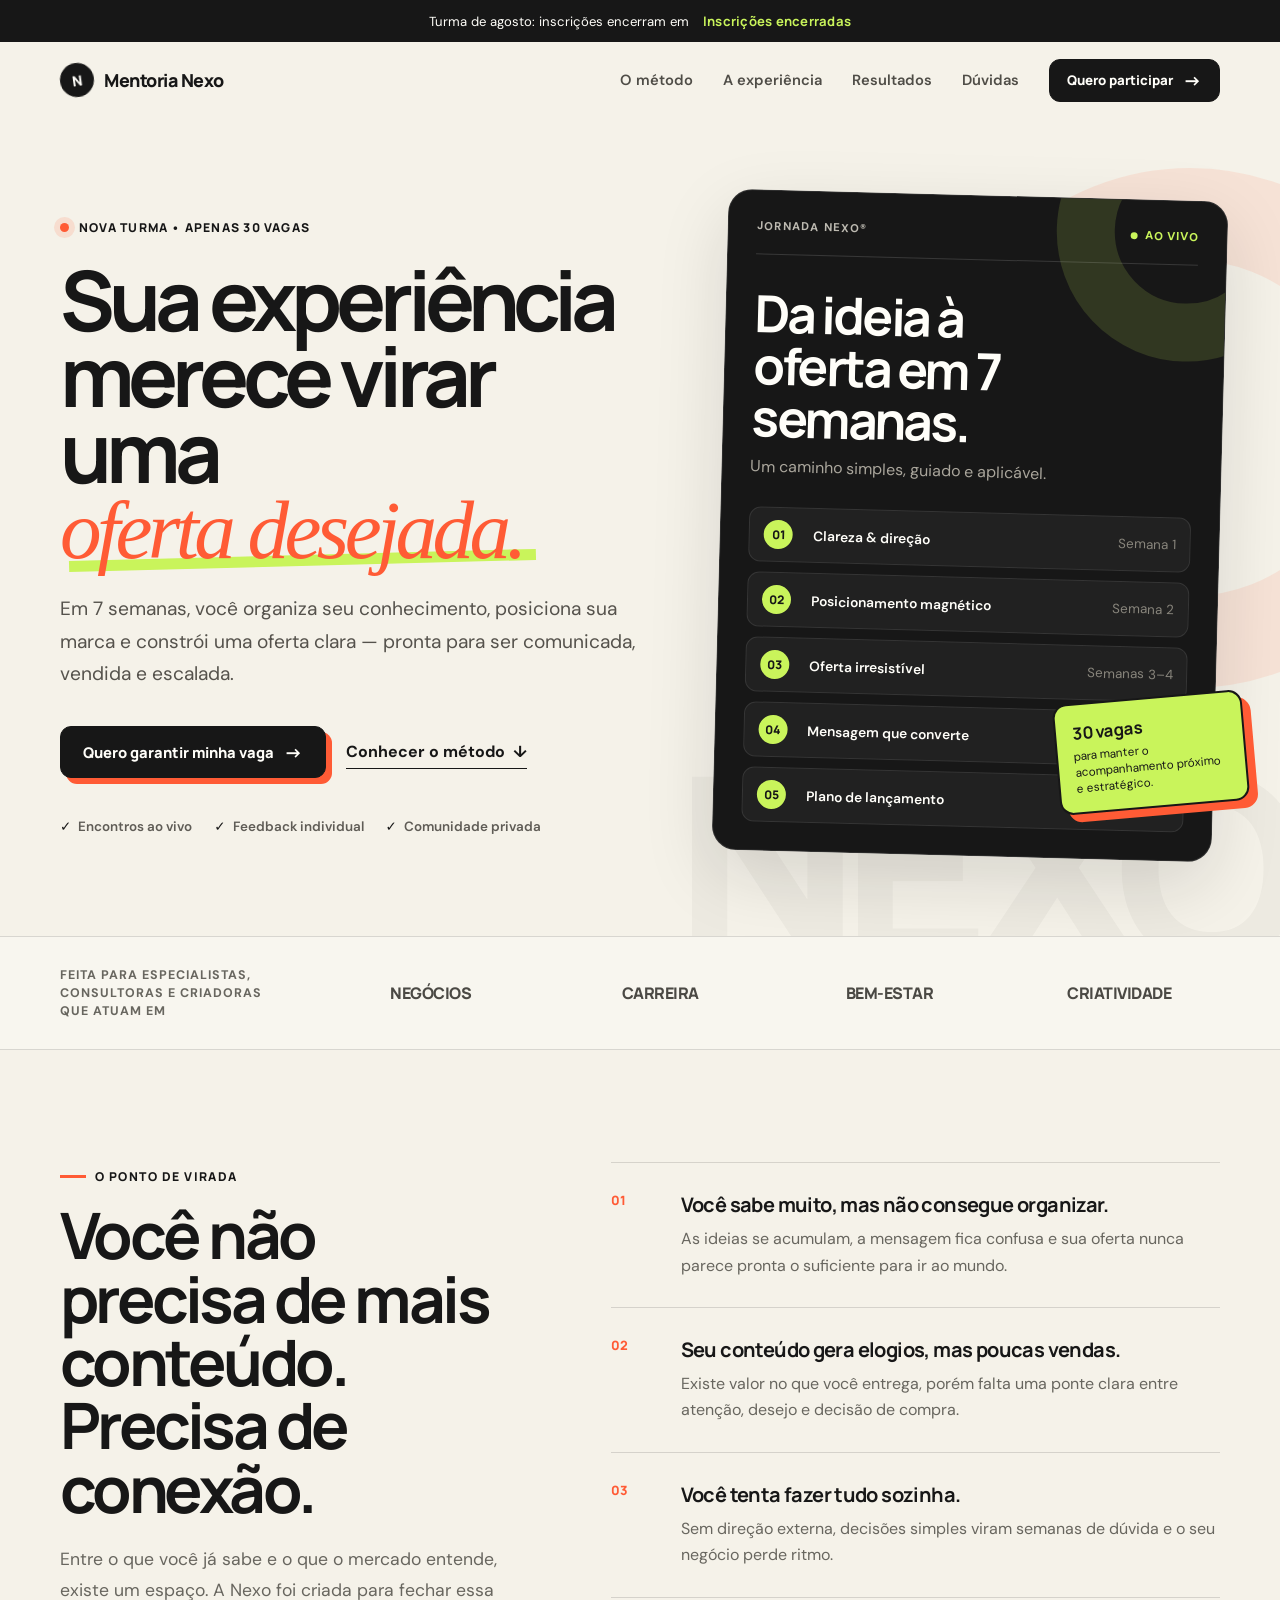
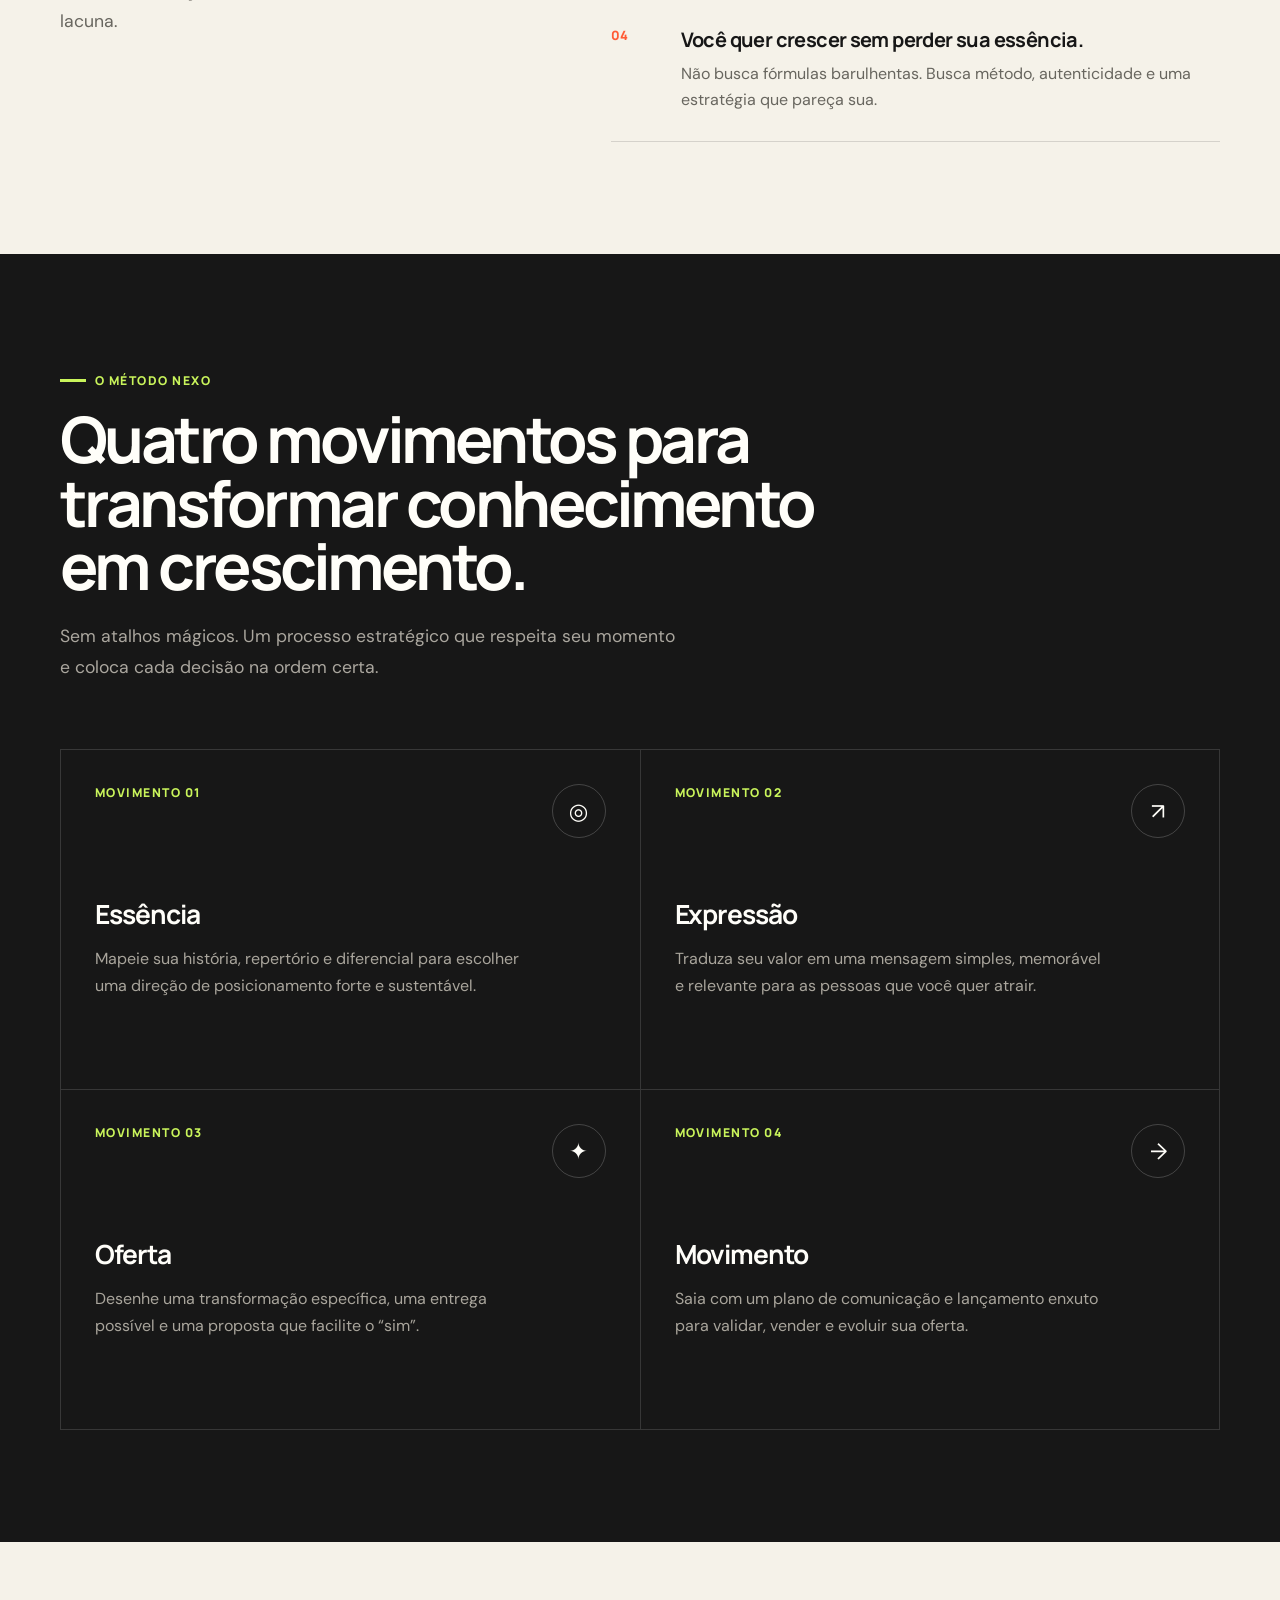
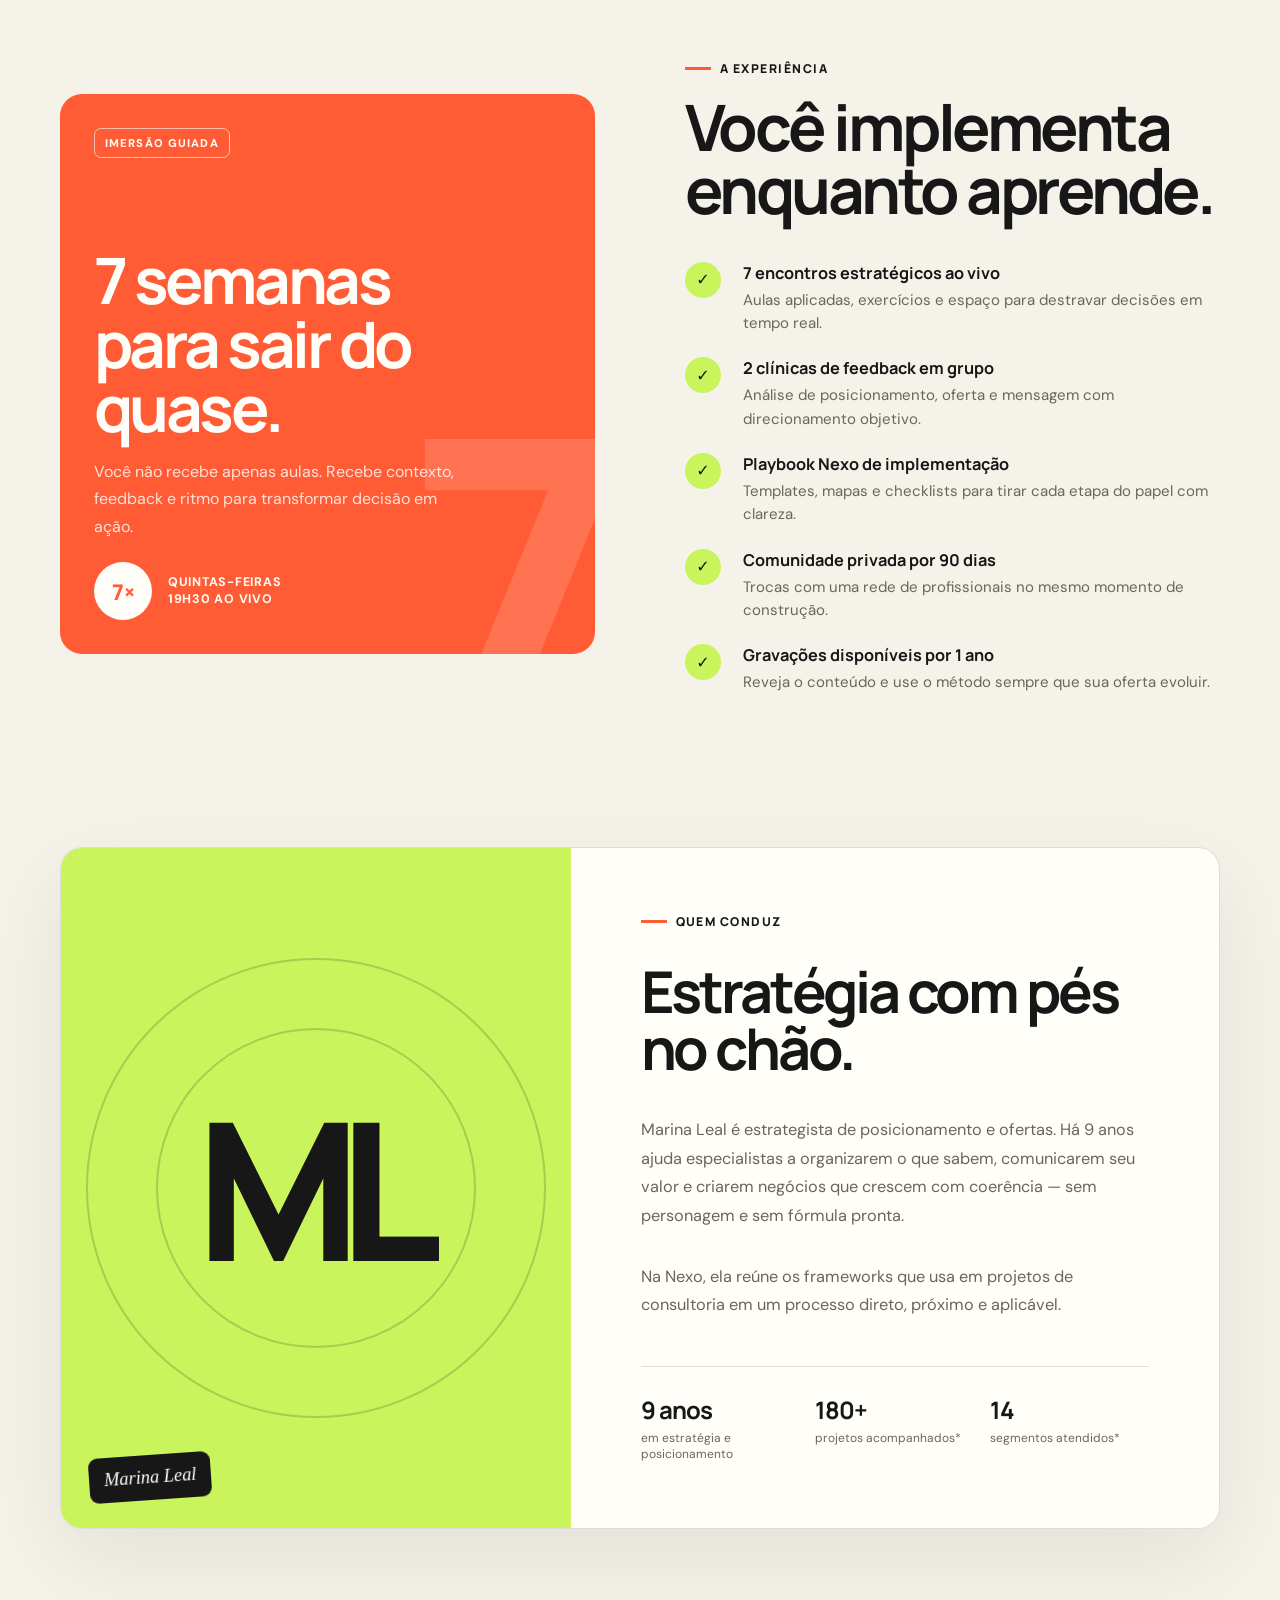
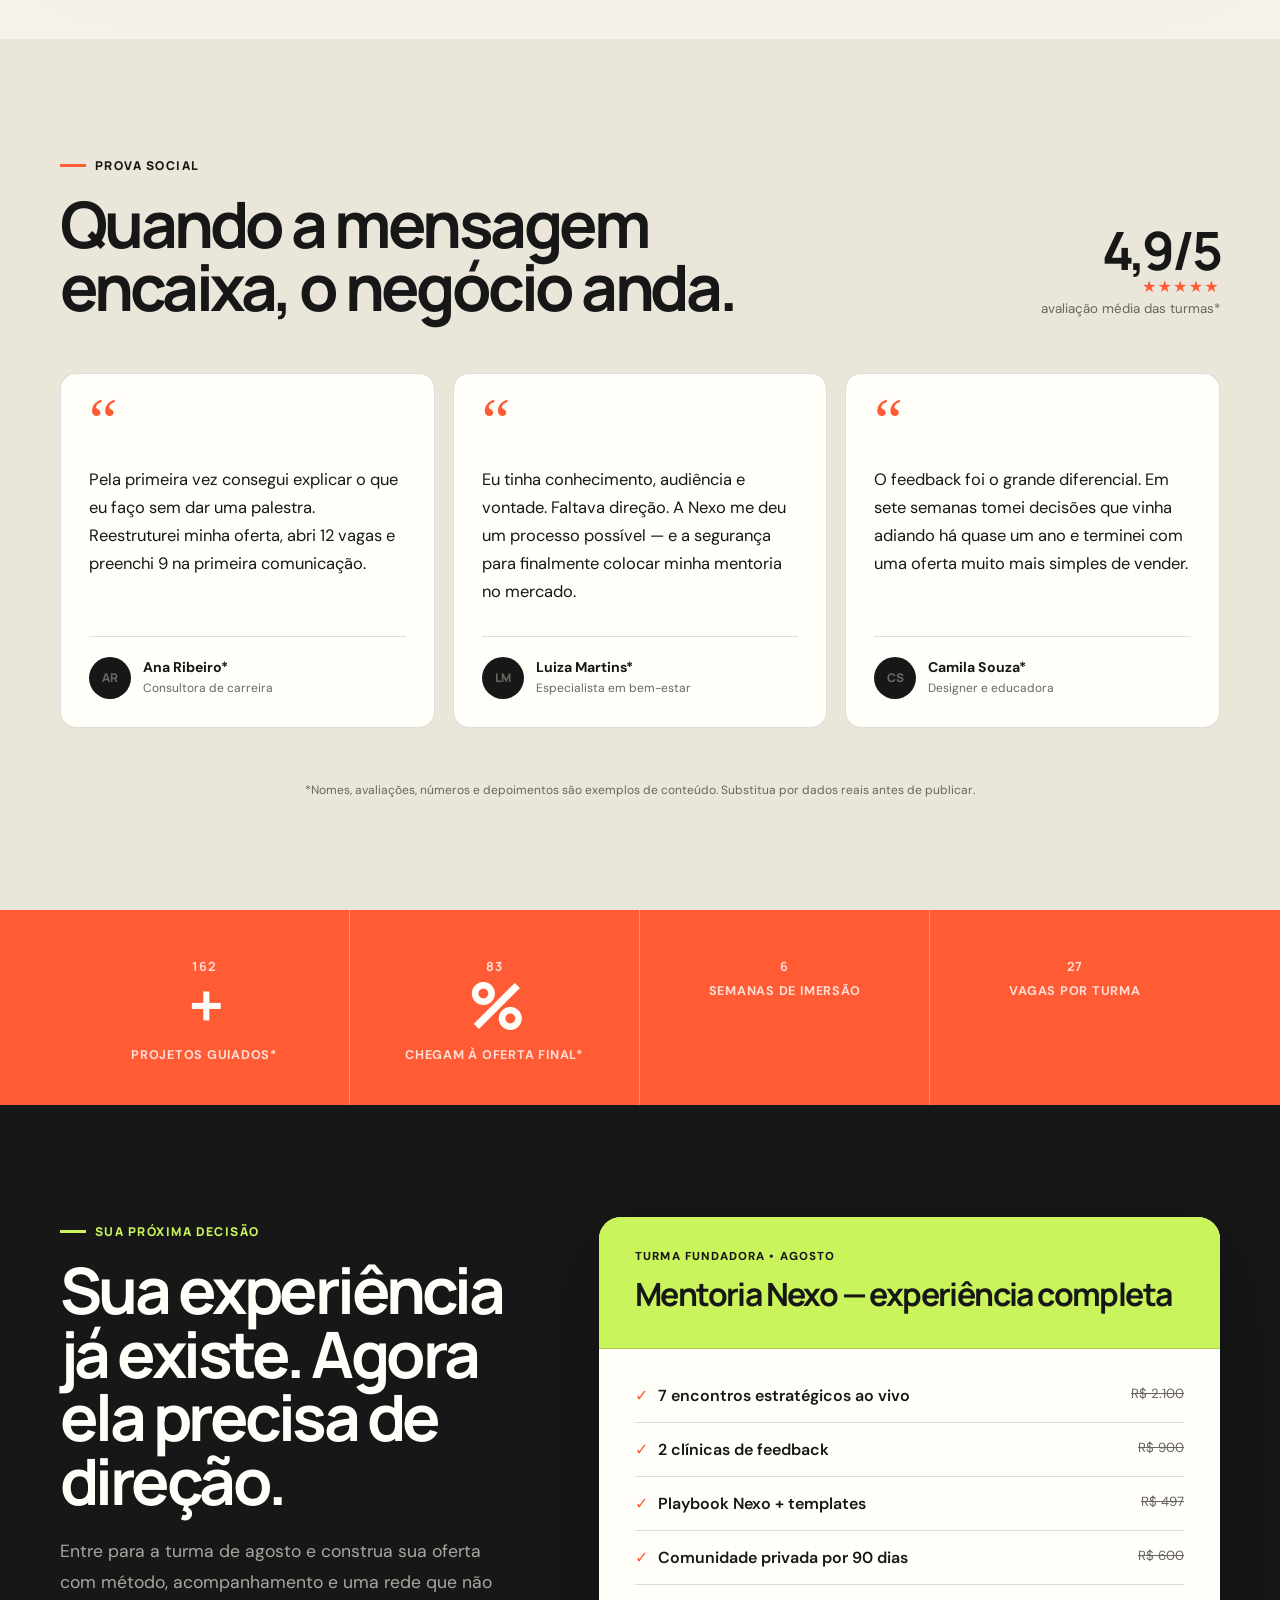
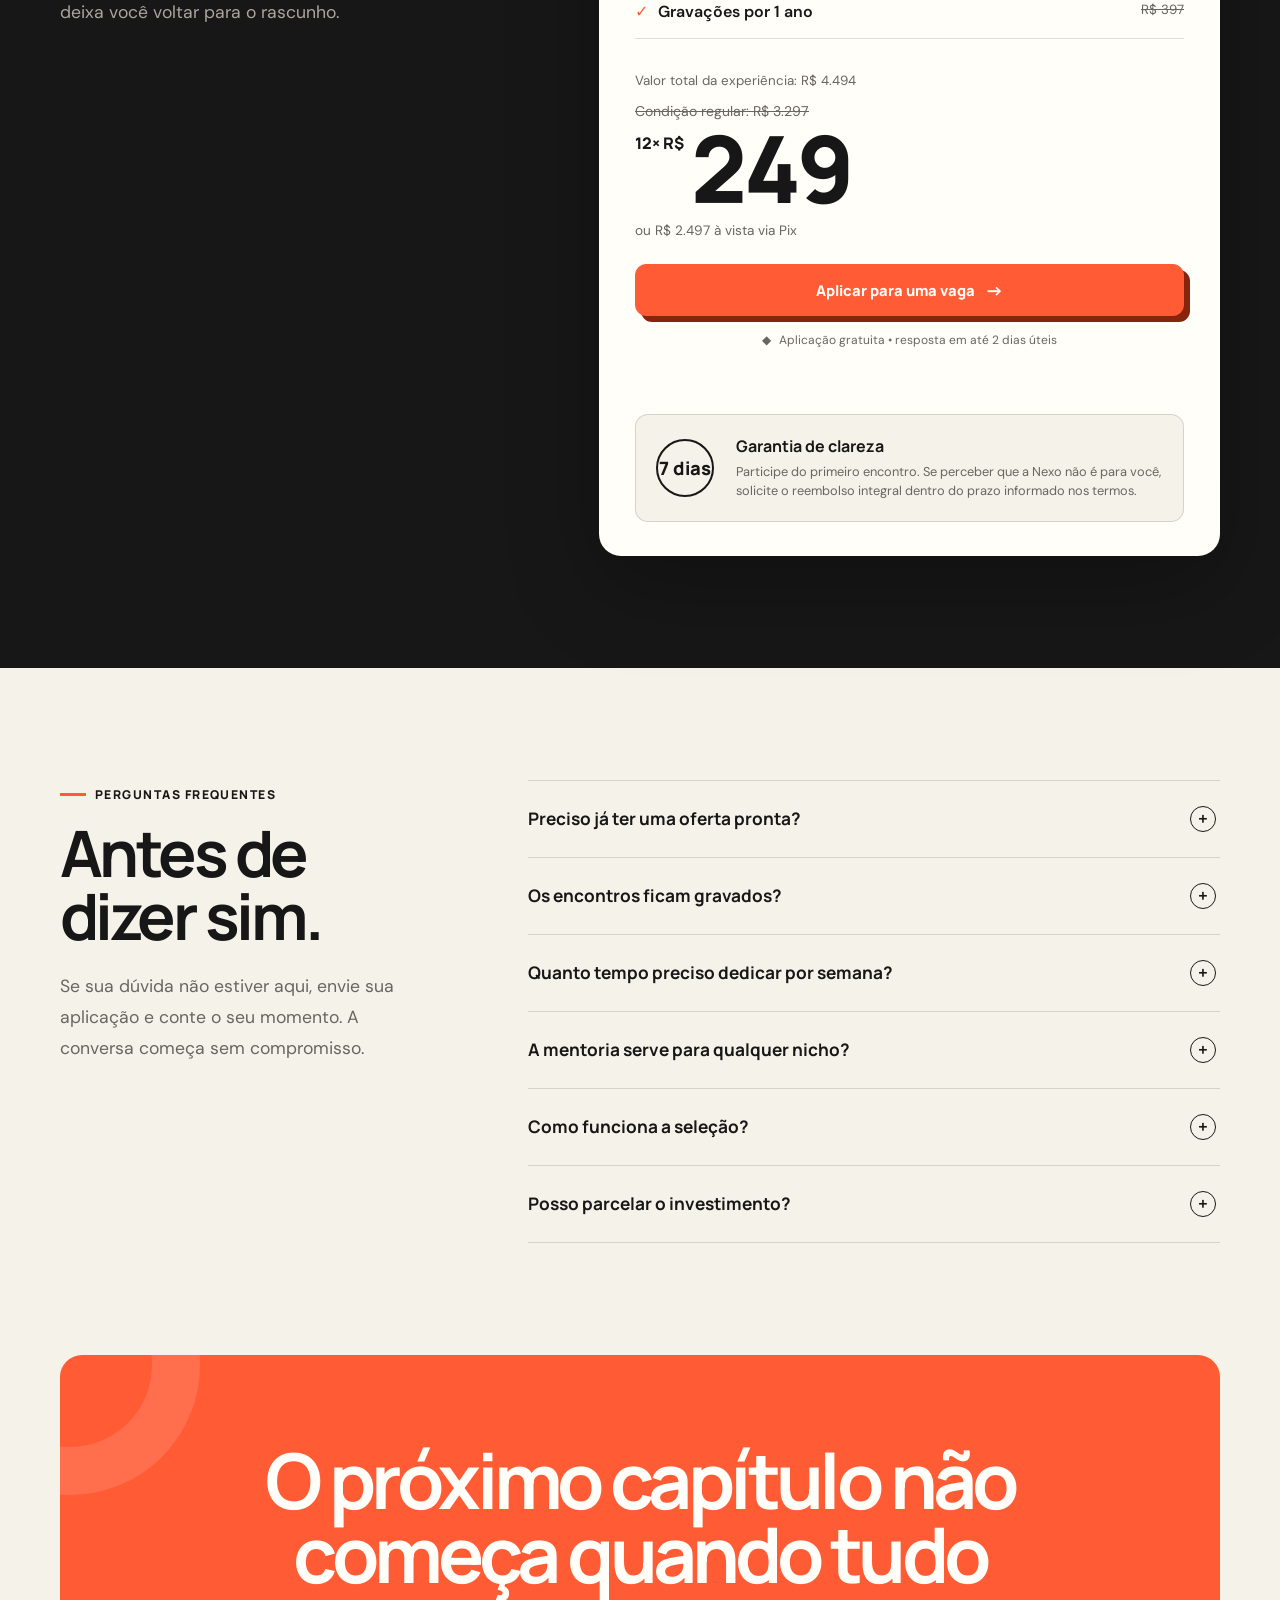
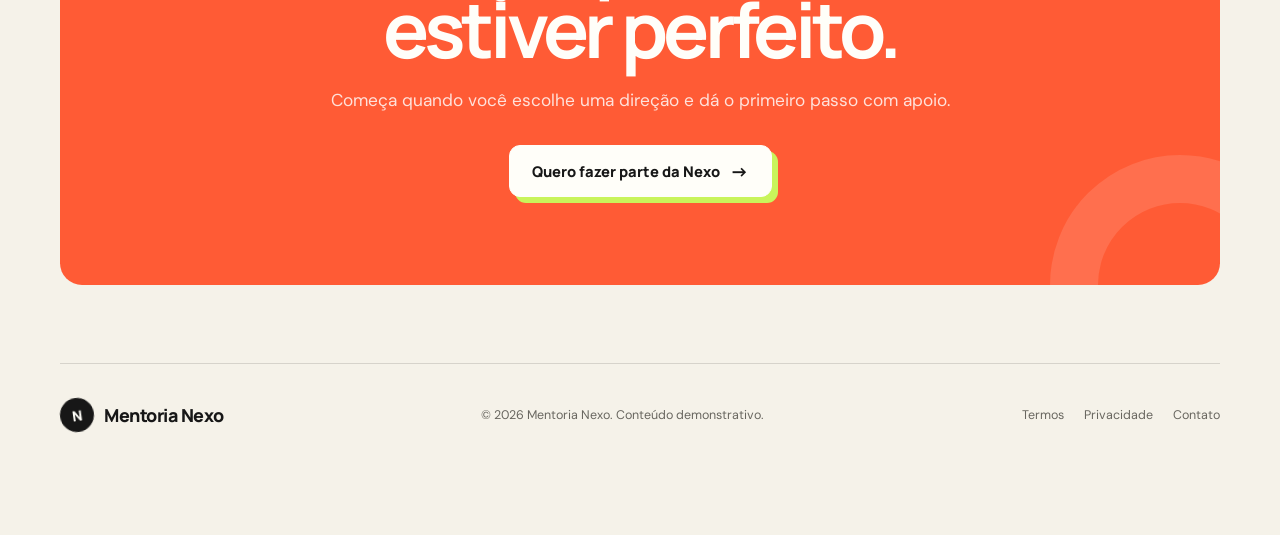
<file: projects/mentoria-nexo/index.html>
<!DOCTYPE html>
<html lang="pt-BR">
<head>
  <meta charset="UTF-8">
  <meta name="viewport" content="width=device-width, initial-scale=1.0">
  <meta name="description" content="Mentoria Nexo — transforme sua experiência em uma oferta clara, desejada e pronta para crescer.">
  <meta name="theme-color" content="#141414">
  <title>Mentoria Nexo — Da experiência à oferta que vende</title>
  <link rel="preconnect" href="https://fonts.googleapis.com">
  <link rel="preconnect" href="https://fonts.gstatic.com" crossorigin>
  <link href="https://fonts.googleapis.com/css2?family=DM+Sans:wght@400;500;600;700&family=Manrope:wght@400;500;600;700;800&display=swap" rel="stylesheet">
  <script>document.documentElement.classList.add('js');</script>
  <style>
    :root {
      --ink: #171717;
      --ink-soft: #2b2b2b;
      --paper: #f5f2e9;
      --paper-2: #ebe6da;
      --white: #fffef9;
      --orange: #ff5b35;
      --orange-dark: #df3d19;
      --lime: #c9f45b;
      --muted: #68665f;
      --line: rgba(23, 23, 23, .14);
      --shadow: 0 24px 70px rgba(23, 23, 23, .13);
      --radius: 22px;
      --display: "Manrope", system-ui, sans-serif;
      --body: "DM Sans", system-ui, sans-serif;
    }

    *, *::before, *::after { box-sizing: border-box; }
    html { scroll-behavior: smooth; scroll-padding-top: 112px; }
    body {
      margin: 0;
      overflow-x: hidden;
      color: var(--ink);
      background: var(--paper);
      font-family: var(--body);
      -webkit-font-smoothing: antialiased;
    }
    body.no-scroll { overflow: hidden; }
    ::selection { color: var(--ink); background: var(--lime); }
    a { color: inherit; text-decoration: none; }
    button, input, select, textarea { font: inherit; }
    button { color: inherit; }
    img { max-width: 100%; display: block; }

    .skip-link {
      position: fixed;
      z-index: 9999;
      top: 12px;
      left: 12px;
      transform: translateY(-150%);
      padding: 10px 16px;
      background: var(--white);
      border: 2px solid var(--ink);
      border-radius: 8px;
      transition: transform .2s ease;
    }
    .skip-link:focus { transform: translateY(0); }

    .container { width: min(1160px, calc(100% - 40px)); margin-inline: auto; }
    .section { padding: 112px 0; }
    .section-kicker {
      display: inline-flex;
      align-items: center;
      gap: 9px;
      margin-bottom: 18px;
      font-family: var(--display);
      font-size: .76rem;
      font-weight: 800;
      letter-spacing: .12em;
      text-transform: uppercase;
    }
    .section-kicker::before {
      content: "";
      width: 26px;
      height: 3px;
      background: var(--orange);
    }
    .section-title {
      max-width: 760px;
      margin: 0;
      font-family: var(--display);
      font-size: clamp(2.25rem, 5vw, 4.85rem);
      line-height: .99;
      letter-spacing: -.055em;
    }
    .section-copy {
      max-width: 620px;
      margin: 24px 0 0;
      color: var(--muted);
      font-size: 1.1rem;
      line-height: 1.75;
    }
    .eyebrow {
      display: inline-flex;
      align-items: center;
      gap: 10px;
      font-family: var(--display);
      font-size: .76rem;
      font-weight: 800;
      letter-spacing: .1em;
      text-transform: uppercase;
    }
    .eyebrow .dot {
      width: 9px;
      height: 9px;
      border-radius: 50%;
      background: var(--orange);
      box-shadow: 0 0 0 6px rgba(255,91,53,.14);
      animation: pulse 2s infinite;
    }

    .topbar {
      position: relative;
      z-index: 110;
      min-height: 42px;
      color: var(--white);
      background: var(--ink);
      font-size: .82rem;
    }
    .topbar-inner {
      min-height: 42px;
      display: flex;
      justify-content: center;
      align-items: center;
      gap: 14px;
      text-align: center;
    }
    .countdown {
      display: inline-flex;
      gap: 5px;
      color: var(--lime);
      font-family: var(--display);
      font-weight: 800;
      letter-spacing: .02em;
      font-variant-numeric: tabular-nums;
    }
    .countdown-status { color: var(--lime); font-weight: 700; }

    .nav-wrap {
      position: sticky;
      z-index: 100;
      top: 0;
      background: rgba(245, 242, 233, .88);
      border-bottom: 1px solid transparent;
      backdrop-filter: blur(16px);
      transition: border-color .25s ease, box-shadow .25s ease;
    }
    .nav-wrap.scrolled { border-color: var(--line); box-shadow: 0 10px 35px rgba(23,23,23,.06); }
    .nav { height: 76px; display: flex; align-items: center; justify-content: space-between; }
    .brand { display: inline-flex; align-items: center; gap: 10px; font-family: var(--display); font-weight: 800; letter-spacing: -.03em; }
    .brand-mark {
      width: 34px;
      height: 34px;
      display: grid;
      place-items: center;
      border-radius: 50%;
      color: var(--white);
      background: var(--ink);
      font-size: .88rem;
      transform: rotate(-8deg);
    }
    .brand-text { font-size: 1.12rem; }
    .nav-links { display: flex; align-items: center; gap: 30px; }
    .nav-links a:not(.btn) { position: relative; color: #4f4d47; font-size: .92rem; font-weight: 600; }
    .nav-links a:not(.btn)::after {
      content: "";
      position: absolute;
      left: 0;
      right: 100%;
      bottom: -5px;
      height: 2px;
      background: var(--orange);
      transition: right .25s ease;
    }
    .nav-links a:not(.btn):hover::after { right: 0; }
    .menu-button { display: none; width: 44px; height: 44px; border: 1px solid var(--line); background: transparent; border-radius: 10px; cursor: pointer; }
    .menu-button span { display: block; width: 20px; height: 2px; margin: 5px auto; background: var(--ink); transition: transform .25s, opacity .25s; }
    .menu-button[aria-expanded="true"] span:first-child { transform: translateY(7px) rotate(45deg); }
    .menu-button[aria-expanded="true"] span:nth-child(2) { opacity: 0; }
    .menu-button[aria-expanded="true"] span:last-child { transform: translateY(-7px) rotate(-45deg); }

    .btn {
      min-height: 52px;
      display: inline-flex;
      align-items: center;
      justify-content: center;
      gap: 10px;
      padding: 0 22px;
      border: 1px solid var(--ink);
      border-radius: 11px;
      font-family: var(--display);
      font-size: .92rem;
      font-weight: 800;
      cursor: pointer;
      transition: transform .2s ease, box-shadow .2s ease, background .2s ease, color .2s ease;
    }
    .btn:hover { transform: translateY(-3px); }
    .btn:focus-visible, .menu-button:focus-visible, .faq-question:focus-visible, .modal-close:focus-visible { outline: 3px solid rgba(255,91,53,.45); outline-offset: 3px; }
    .btn-dark { color: var(--white); background: var(--ink); box-shadow: 6px 6px 0 var(--orange); }
    .btn-dark:hover { box-shadow: 3px 3px 0 var(--orange); }
    .btn-orange { color: var(--white); background: var(--orange); border-color: var(--orange); box-shadow: 6px 6px 0 #87240d; }
    .btn-orange:hover { background: var(--orange-dark); box-shadow: 3px 3px 0 #87240d; }
    .btn-light { color: var(--ink); background: var(--white); border-color: var(--white); box-shadow: 6px 6px 0 var(--lime); }
    .btn-light:hover { box-shadow: 3px 3px 0 var(--lime); }
    .btn-sm { min-height: 43px; padding: 0 17px; font-size: .83rem; box-shadow: none; }
    .btn-arrow { font-size: 1.15rem; transition: transform .2s ease; }
    .btn:hover .btn-arrow { transform: translateX(4px); }

    .hero {
      position: relative;
      min-height: calc(100vh - 118px);
      display: flex;
      align-items: center;
      padding: 76px 0 80px;
      isolation: isolate;
      overflow: hidden;
    }
    .hero::before {
      content: "";
      position: absolute;
      z-index: -1;
      width: 520px;
      height: 520px;
      top: 6%;
      right: -170px;
      border: 92px solid rgba(255,91,53,.1);
      border-radius: 50%;
    }
    .hero::after {
      content: "NEXO";
      position: absolute;
      z-index: -1;
      right: -8px;
      bottom: -55px;
      color: rgba(23,23,23,.035);
      font-family: var(--display);
      font-size: clamp(8rem, 20vw, 19rem);
      font-weight: 800;
      letter-spacing: -.08em;
      line-height: 1;
    }
    .hero-grid { display: grid; grid-template-columns: 1.08fr .92fr; gap: 72px; align-items: center; }
    .hero h1 {
      max-width: 760px;
      margin: 25px 0 24px;
      font-family: var(--display);
      font-size: clamp(3.15rem, 6.5vw, 6.35rem);
      line-height: .91;
      letter-spacing: -.07em;
    }
    .hero h1 .accent {
      position: relative;
      z-index: 0;
      display: inline-block;
      color: var(--orange);
      font-family: Georgia, serif;
      font-style: italic;
      font-weight: 500;
      letter-spacing: -.055em;
    }
    .hero h1 .accent::after {
      content: "";
      position: absolute;
      z-index: -1;
      left: 2%;
      right: -3%;
      bottom: 4%;
      height: 15%;
      background: var(--lime);
      transform: rotate(-1.5deg);
    }
    .hero-lead { max-width: 630px; margin: 0; color: #55524c; font-size: clamp(1.05rem, 1.5vw, 1.25rem); line-height: 1.7; }
    .hero-actions { display: flex; flex-wrap: wrap; align-items: center; gap: 20px; margin-top: 35px; }
    .text-link { display: inline-flex; align-items: center; gap: 8px; border-bottom: 1px solid var(--ink); font-weight: 700; padding: 6px 0; }
    .text-link span { transition: transform .2s ease; }
    .text-link:hover span { transform: translateY(3px); }
    .micro-proof { display: flex; flex-wrap: wrap; gap: 22px; margin-top: 40px; color: #5f5c56; font-size: .84rem; font-weight: 600; }
    .micro-proof span { display: inline-flex; align-items: center; gap: 7px; }
    .micro-proof span::before { content: "✓"; color: var(--ink); font-weight: 900; }

    .hero-visual { position: relative; perspective: 900px; }
    .program-card {
      position: relative;
      min-height: 510px;
      padding: 28px;
      overflow: hidden;
      color: var(--white);
      background: var(--ink);
      border: 1px solid rgba(255,255,255,.12);
      border-radius: 24px;
      box-shadow: var(--shadow);
      transform: rotate(1.5deg);
      transition: transform .15s ease-out;
    }
    .program-card::before {
      content: "";
      position: absolute;
      width: 260px;
      height: 260px;
      top: -100px;
      right: -90px;
      border-radius: 50%;
      border: 58px solid rgba(201,244,91,.14);
    }
    .program-top { position: relative; display: flex; justify-content: space-between; align-items: center; padding-bottom: 20px; border-bottom: 1px solid rgba(255,255,255,.14); }
    .program-label { color: #bdbab1; font-size: .71rem; font-weight: 700; letter-spacing: .12em; text-transform: uppercase; }
    .live-badge { display: inline-flex; align-items: center; gap: 7px; color: var(--lime); font-size: .72rem; font-weight: 800; letter-spacing: .08em; text-transform: uppercase; }
    .live-badge::before { content: ""; width: 7px; height: 7px; background: var(--lime); border-radius: 50%; animation: pulseLime 1.8s infinite; }
    .program-card h2 { max-width: 350px; margin: 32px 0 10px; font-family: var(--display); font-size: clamp(2.1rem, 4vw, 3.25rem); line-height: 1.02; letter-spacing: -.05em; }
    .program-card > p { margin: 0 0 28px; color: #aaa69c; line-height: 1.6; }
    .week-list { position: relative; display: grid; gap: 10px; }
    .week {
      display: grid;
      grid-template-columns: 36px 1fr auto;
      align-items: center;
      gap: 13px;
      padding: 12px 14px;
      border: 1px solid rgba(255,255,255,.09);
      border-radius: 12px;
      background: rgba(255,255,255,.045);
      transition: transform .2s ease, background .2s ease;
    }
    .week:hover { transform: translateX(5px); background: rgba(255,255,255,.085); }
    .week-number { width: 29px; height: 29px; display: grid; place-items: center; border-radius: 50%; color: var(--ink); background: var(--lime); font-family: var(--display); font-size: .75rem; font-weight: 800; }
    .week strong { font-size: .86rem; font-weight: 600; }
    .week small { color: #88857c; }
    .floating-note {
      position: absolute;
      z-index: 4;
      right: -26px;
      bottom: 48px;
      width: 190px;
      padding: 16px;
      color: var(--ink);
      background: var(--lime);
      border: 2px solid var(--ink);
      border-radius: 14px;
      box-shadow: 8px 8px 0 var(--orange);
      transform: rotate(-5deg);
      animation: float 4s ease-in-out infinite;
    }
    .floating-note strong { display: block; font-family: var(--display); font-size: 1.05rem; }
    .floating-note small { display: block; margin-top: 5px; font-size: .73rem; line-height: 1.35; }

    .trust-strip { border-block: 1px solid var(--line); background: rgba(255,255,255,.26); }
    .trust-inner { min-height: 112px; display: grid; grid-template-columns: 1.2fr repeat(4, 1fr); align-items: center; gap: 28px; }
    .trust-title { max-width: 220px; color: var(--muted); font-size: .78rem; font-weight: 700; line-height: 1.45; text-transform: uppercase; letter-spacing: .08em; }
    .trust-name { color: #4b4944; font-family: var(--display); font-size: 1rem; font-weight: 800; text-align: center; letter-spacing: -.03em; }

    .diagnosis-grid { display: grid; grid-template-columns: .85fr 1.15fr; gap: 100px; align-items: start; }
    .diagnosis-copy { position: sticky; top: 125px; }
    .problem-list { display: grid; border-top: 1px solid var(--line); }
    .problem {
      display: grid;
      grid-template-columns: 48px 1fr;
      gap: 22px;
      padding: 28px 0;
      border-bottom: 1px solid var(--line);
    }
    .problem-number { color: var(--orange); font-family: var(--display); font-size: .8rem; font-weight: 800; }
    .problem h3 { margin: 0 0 8px; font-family: var(--display); font-size: 1.25rem; letter-spacing: -.03em; }
    .problem p { margin: 0; color: var(--muted); line-height: 1.65; }

    .method { color: var(--white); background: var(--ink); }
    .method .section-kicker { color: var(--lime); }
    .method .section-kicker::before { background: var(--lime); }
    .method .section-title { max-width: 850px; }
    .method .section-copy { color: #aaa69e; }
    .method-grid { display: grid; grid-template-columns: repeat(2, 1fr); margin-top: 66px; border-top: 1px solid rgba(255,255,255,.14); border-left: 1px solid rgba(255,255,255,.14); }
    .method-card { min-height: 340px; padding: 34px; border-right: 1px solid rgba(255,255,255,.14); border-bottom: 1px solid rgba(255,255,255,.14); transition: background .3s ease; }
    .method-card:hover { background: rgba(255,255,255,.04); }
    .method-card-top { display: flex; justify-content: space-between; align-items: flex-start; }
    .module-number { color: var(--lime); font-family: var(--display); font-size: .76rem; font-weight: 800; letter-spacing: .12em; }
    .module-icon { width: 54px; height: 54px; display: grid; place-items: center; border: 1px solid rgba(255,255,255,.2); border-radius: 50%; font-size: 1.4rem; transition: transform .3s ease, background .3s ease, color .3s ease; }
    .method-card:hover .module-icon { color: var(--ink); background: var(--lime); transform: rotate(8deg); }
    .method-card h3 { margin: 58px 0 13px; font-family: var(--display); font-size: 1.65rem; letter-spacing: -.04em; }
    .method-card p { max-width: 430px; margin: 0; color: #a9a59c; line-height: 1.7; }

    .experience-grid { display: grid; grid-template-columns: 1fr 1fr; gap: 90px; align-items: center; }
    .experience-panel {
      position: relative;
      min-height: 560px;
      padding: 34px;
      overflow: hidden;
      color: var(--white);
      background: var(--orange);
      border-radius: var(--radius);
    }
    .experience-panel::after {
      content: "7";
      position: absolute;
      right: -32px;
      bottom: -120px;
      color: rgba(255,255,255,.15);
      font-family: var(--display);
      font-size: 25rem;
      font-weight: 800;
      line-height: 1;
    }
    .experience-panel > * { position: relative; z-index: 1; }
    .panel-tag { display: inline-block; padding: 7px 10px; border: 1px solid rgba(255,255,255,.6); border-radius: 7px; font-size: .7rem; font-weight: 800; letter-spacing: .1em; text-transform: uppercase; }
    .experience-panel h3 { max-width: 390px; margin: 90px 0 18px; font-family: var(--display); font-size: clamp(2.4rem, 5vw, 4rem); line-height: 1; letter-spacing: -.055em; }
    .experience-panel p { max-width: 370px; margin: 0; color: rgba(255,255,255,.82); line-height: 1.7; }
    .schedule-stamp { position: absolute; left: 34px; bottom: 34px; display: flex; gap: 16px; align-items: center; }
    .stamp-day { width: 58px; height: 58px; display: grid; place-items: center; border-radius: 50%; color: var(--orange); background: var(--white); font-family: var(--display); font-size: 1.35rem; font-weight: 800; }
    .schedule-stamp span { display: block; font-size: .78rem; font-weight: 700; line-height: 1.4; text-transform: uppercase; letter-spacing: .06em; }
    .feature-list { display: grid; gap: 22px; margin-top: 40px; }
    .feature { display: grid; grid-template-columns: 42px 1fr; gap: 16px; align-items: start; }
    .feature-check { width: 36px; height: 36px; display: grid; place-items: center; color: var(--ink); background: var(--lime); border-radius: 50%; font-weight: 900; }
    .feature h4 { margin: 0 0 5px; font-family: var(--display); font-size: 1.02rem; }
    .feature p { margin: 0; color: var(--muted); font-size: .94rem; line-height: 1.55; }

    .mentor { padding: 40px 0 110px; }
    .mentor-card { display: grid; grid-template-columns: .88fr 1.12fr; min-height: 570px; overflow: hidden; border: 1px solid var(--line); border-radius: var(--radius); background: var(--white); box-shadow: 0 30px 90px rgba(23,23,23,.08); }
    .mentor-visual { position: relative; display: grid; place-items: center; min-height: 460px; overflow: hidden; background: var(--lime); }
    .mentor-visual::before, .mentor-visual::after { content: ""; position: absolute; border: 2px solid rgba(23,23,23,.18); border-radius: 50%; }
    .mentor-visual::before { width: 460px; height: 460px; }
    .mentor-visual::after { width: 320px; height: 320px; }
    .mentor-monogram { position: relative; z-index: 2; font-family: var(--display); font-size: clamp(7rem, 15vw, 12rem); font-weight: 800; letter-spacing: -.12em; transform: translateX(-8px); }
    .mentor-signature { position: absolute; z-index: 3; left: 28px; bottom: 28px; padding: 12px 15px; color: var(--white); background: var(--ink); border-radius: 9px; font-family: Georgia, serif; font-size: 1.15rem; font-style: italic; transform: rotate(-4deg); }
    .mentor-content { display: flex; flex-direction: column; justify-content: center; padding: 65px 70px; }
    .mentor-content h2 { margin: 15px 0 22px; font-family: var(--display); font-size: clamp(2.4rem, 4.5vw, 4.25rem); line-height: 1; letter-spacing: -.055em; }
    .mentor-content > p { color: var(--muted); font-size: 1.02rem; line-height: 1.75; }
    .mentor-stats { display: grid; grid-template-columns: repeat(3, 1fr); gap: 16px; margin-top: 30px; padding-top: 26px; border-top: 1px solid var(--line); }
    .mentor-stat strong { display: block; font-family: var(--display); font-size: 1.5rem; letter-spacing: -.04em; }
    .mentor-stat span { display: block; margin-top: 4px; color: var(--muted); font-size: .75rem; line-height: 1.35; }

    .proof { background: var(--paper-2); }
    .proof-header { display: flex; justify-content: space-between; gap: 40px; align-items: end; }
    .rating-summary { flex: 0 0 auto; text-align: right; }
    .rating-summary strong { display: block; font-family: var(--display); font-size: 3.3rem; line-height: 1; letter-spacing: -.06em; }
    .stars { color: var(--orange); letter-spacing: .08em; }
    .rating-summary small { color: var(--muted); }
    .proof-grid { display: grid; grid-template-columns: repeat(3, 1fr); gap: 18px; margin-top: 55px; }
    .testimonial { position: relative; min-height: 350px; display: flex; flex-direction: column; padding: 28px; background: var(--white); border: 1px solid var(--line); border-radius: 16px; transition: transform .25s ease, box-shadow .25s ease; }
    .testimonial:nth-child(2) { transform: translateY(24px); }
    .testimonial:hover { transform: translateY(-7px); box-shadow: 0 20px 55px rgba(23,23,23,.09); }
    .testimonial:nth-child(2):hover { transform: translateY(17px); }
    .quote-mark { color: var(--orange); font-family: Georgia, serif; font-size: 4rem; line-height: .6; }
    .testimonial blockquote { margin: 25px 0 30px; font-size: 1.03rem; line-height: 1.7; }
    .client { display: flex; align-items: center; gap: 12px; margin-top: auto; padding-top: 20px; border-top: 1px solid var(--line); }
    .client-avatar { width: 42px; height: 42px; display: grid; place-items: center; border-radius: 50%; color: var(--white); background: var(--ink); font-family: var(--display); font-size: .76rem; font-weight: 800; }
    .client strong { display: block; font-size: .88rem; }
    .client span { color: var(--muted); font-size: .75rem; }
    .testimonial-note { margin: 54px 0 0; color: var(--muted); font-size: .75rem; text-align: center; }

    .results-band { color: var(--white); background: var(--orange); }
    .results-grid { display: grid; grid-template-columns: repeat(4, 1fr); }
    .result { padding: 42px 30px; border-right: 1px solid rgba(255,255,255,.3); text-align: center; }
    .result:last-child { border-right: 0; }
    .result strong { display: block; font-family: var(--display); font-size: clamp(2.2rem, 5vw, 4.15rem); line-height: 1; letter-spacing: -.07em; }
    .result span { display: block; margin-top: 9px; color: rgba(255,255,255,.8); font-size: .79rem; font-weight: 700; letter-spacing: .06em; text-transform: uppercase; }

    .offer { color: var(--white); background: var(--ink); }
    .offer-wrap { display: grid; grid-template-columns: .85fr 1.15fr; gap: 80px; align-items: start; }
    .offer-intro { position: sticky; top: 125px; }
    .offer .section-kicker { color: var(--lime); }
    .offer .section-kicker::before { background: var(--lime); }
    .offer .section-copy { color: #aaa69e; }
    .offer-card { overflow: hidden; color: var(--ink); background: var(--white); border-radius: var(--radius); box-shadow: 0 28px 90px rgba(0,0,0,.28); }
    .offer-card-head { padding: 32px 36px; background: var(--lime); border-bottom: 1px solid rgba(23,23,23,.18); }
    .offer-card-head span { display: block; margin-bottom: 8px; font-size: .72rem; font-weight: 800; letter-spacing: .1em; text-transform: uppercase; }
    .offer-card-head h3 { margin: 0; font-family: var(--display); font-size: 2rem; letter-spacing: -.05em; }
    .offer-items { margin: 0; padding: 20px 36px 0; list-style: none; }
    .offer-items li { display: flex; justify-content: space-between; gap: 18px; padding: 16px 0; border-bottom: 1px solid var(--line); }
    .offer-items li span:first-child { display: flex; gap: 10px; font-weight: 600; }
    .offer-items li span:first-child::before { content: "✓"; color: var(--orange); font-weight: 900; }
    .offer-items li span:last-child { flex: 0 0 auto; color: var(--muted); font-size: .83rem; text-decoration: line-through; }
    .price-box { padding: 30px 36px 36px; }
    .price-box > small { color: var(--muted); }
    .price-old { margin: 12px 0 0; color: var(--muted); font-size: .88rem; text-decoration: line-through; }
    .price { display: flex; align-items: flex-start; gap: 7px; margin: 2px 0 4px; font-family: var(--display); font-weight: 800; letter-spacing: -.07em; }
    .price-prefix { padding-top: 10px; font-size: 1rem; letter-spacing: 0; }
    .price-value { font-size: clamp(3.8rem, 8vw, 5.8rem); line-height: 1; }
    .price-detail { color: var(--muted); font-size: .85rem; }
    .offer-card .btn { width: 100%; margin-top: 24px; }
    .secure-note { display: flex; justify-content: center; gap: 8px; margin-top: 16px; color: var(--muted); font-size: .75rem; }
    .guarantee { display: grid; grid-template-columns: 62px 1fr; gap: 18px; align-items: center; margin: 18px 36px 34px; padding: 20px; border: 1px solid var(--line); background: var(--paper); border-radius: 13px; }
    .guarantee-badge { width: 58px; height: 58px; display: grid; place-items: center; border: 2px solid var(--ink); border-radius: 50%; font-family: var(--display); font-size: 1.15rem; font-weight: 800; }
    .guarantee h4 { margin: 0 0 5px; font-family: var(--display); }
    .guarantee p { margin: 0; color: var(--muted); font-size: .8rem; line-height: 1.5; }

    .faq-grid { display: grid; grid-template-columns: .7fr 1.3fr; gap: 95px; align-items: start; }
    .faq-list { border-top: 1px solid var(--line); }
    .faq-item { border-bottom: 1px solid var(--line); }
    .faq-question { width: 100%; display: grid; grid-template-columns: 1fr 30px; align-items: center; gap: 20px; padding: 25px 0; border: 0; background: transparent; text-align: left; font-family: var(--display); font-size: 1.08rem; font-weight: 700; cursor: pointer; }
    .faq-icon { width: 26px; height: 26px; display: grid; place-items: center; border: 1px solid var(--ink); border-radius: 50%; transition: transform .25s ease, background .25s ease; }
    .faq-question[aria-expanded="true"] .faq-icon { color: var(--white); background: var(--ink); transform: rotate(45deg); }
    .faq-answer { max-height: 0; overflow: hidden; transition: max-height .35s ease; }
    .faq-answer p { margin: 0; padding: 0 45px 25px 0; color: var(--muted); line-height: 1.7; }

    .final-cta { padding: 0 0 40px; }
    .final-panel { position: relative; padding: 88px 40px; overflow: hidden; color: var(--white); background: var(--orange); border-radius: var(--radius); text-align: center; }
    .final-panel::before, .final-panel::after { content: ""; position: absolute; width: 260px; height: 260px; border: 48px solid rgba(255,255,255,.12); border-radius: 50%; }
    .final-panel::before { left: -120px; top: -120px; }
    .final-panel::after { right: -90px; bottom: -130px; }
    .final-panel > * { position: relative; z-index: 1; }
    .final-panel h2 { max-width: 850px; margin: 0 auto 20px; font-family: var(--display); font-size: clamp(2.7rem, 6vw, 5.3rem); line-height: .97; letter-spacing: -.06em; }
    .final-panel p { max-width: 650px; margin: 0 auto 30px; color: rgba(255,255,255,.82); font-size: 1.08rem; line-height: 1.7; }

    footer { padding: 38px 0 100px; }
    .footer-inner { display: flex; justify-content: space-between; align-items: center; gap: 30px; padding-top: 30px; border-top: 1px solid var(--line); }
    .footer-copy { color: var(--muted); font-size: .78rem; }
    .footer-links { display: flex; gap: 20px; color: var(--muted); font-size: .78rem; }
    .footer-links a:hover { color: var(--ink); }

    .mobile-cta { display: none; }

    .modal {
      position: fixed;
      z-index: 1000;
      inset: 0;
      display: grid;
      place-items: center;
      padding: 20px;
      background: rgba(15,15,15,.76);
      backdrop-filter: blur(10px);
      opacity: 0;
      visibility: hidden;
      transition: opacity .25s ease, visibility .25s ease;
    }
    .modal.is-open { opacity: 1; visibility: visible; }
    .modal-dialog { width: min(580px, 100%); max-height: calc(100vh - 40px); overflow-y: auto; padding: 34px; background: var(--paper); border: 1px solid rgba(255,255,255,.22); border-radius: 20px; box-shadow: 0 30px 100px rgba(0,0,0,.35); transform: translateY(20px) scale(.98); transition: transform .25s ease; }
    .modal.is-open .modal-dialog { transform: translateY(0) scale(1); }
    .modal-header { display: flex; justify-content: space-between; align-items: start; gap: 20px; }
    .modal-header h2 { margin: 8px 0 8px; font-family: var(--display); font-size: 2.05rem; line-height: 1.05; letter-spacing: -.05em; }
    .modal-header p { margin: 0; color: var(--muted); font-size: .9rem; line-height: 1.5; }
    .modal-close { flex: 0 0 auto; width: 38px; height: 38px; display: grid; place-items: center; border: 1px solid var(--line); border-radius: 50%; background: transparent; font-size: 1.35rem; cursor: pointer; }
    .application-form { display: grid; gap: 15px; margin-top: 26px; }
    .form-row { display: grid; grid-template-columns: 1fr 1fr; gap: 14px; }
    .field { display: grid; gap: 7px; }
    .field label { font-size: .78rem; font-weight: 700; }
    .field input, .field select, .field textarea { width: 100%; padding: 13px 14px; color: var(--ink); background: var(--white); border: 1px solid var(--line); border-radius: 9px; outline: none; transition: border-color .2s, box-shadow .2s; }
    .field input:focus, .field select:focus, .field textarea:focus { border-color: var(--orange); box-shadow: 0 0 0 3px rgba(255,91,53,.14); }
    .field textarea { min-height: 90px; resize: vertical; }
    .form-note { margin: -3px 0 0; color: var(--muted); font-size: .7rem; line-height: 1.4; text-align: center; }
    .form-success { display: none; padding: 36px 10px 18px; text-align: center; }
    .success-icon { width: 62px; height: 62px; display: grid; place-items: center; margin: 0 auto 20px; color: var(--ink); background: var(--lime); border-radius: 50%; font-size: 1.7rem; font-weight: 800; }
    .form-success h3 { margin: 0 0 10px; font-family: var(--display); font-size: 1.8rem; letter-spacing: -.04em; }
    .form-success p { max-width: 390px; margin: 0 auto 22px; color: var(--muted); line-height: 1.6; }

    .js .reveal { opacity: 0; transform: translateY(28px); transition: opacity .75s ease, transform .75s cubic-bezier(.2,.7,.2,1); }
    .js .reveal.in-view { opacity: 1; transform: translateY(0); }
    .js .reveal-delay-1 { transition-delay: .1s; }
    .js .reveal-delay-2 { transition-delay: .2s; }
    .js .reveal-delay-3 { transition-delay: .3s; }

    @keyframes pulse { 0%,100% { box-shadow: 0 0 0 6px rgba(255,91,53,.14); } 50% { box-shadow: 0 0 0 11px rgba(255,91,53,0); } }
    @keyframes pulseLime { 0%,100% { box-shadow: 0 0 0 0 rgba(201,244,91,.35); } 50% { box-shadow: 0 0 0 7px rgba(201,244,91,0); } }
    @keyframes float { 0%,100% { transform: translateY(0) rotate(-5deg); } 50% { transform: translateY(-11px) rotate(-3deg); } }

    @media (max-width: 980px) {
      .nav-links { position: fixed; inset: 76px 0 auto 0; display: grid; gap: 0; padding: 16px 20px 24px; background: var(--paper); border-bottom: 1px solid var(--line); box-shadow: 0 20px 40px rgba(23,23,23,.1); transform: translateY(-130%); opacity: 0; transition: transform .3s ease, opacity .3s ease; }
      .nav-links.is-open { transform: translateY(0); opacity: 1; }
      .nav-links a:not(.btn) { padding: 14px 2px; border-bottom: 1px solid var(--line); }
      .nav-links .btn { margin-top: 14px; }
      .menu-button { display: block; }
      .hero { min-height: auto; }
      .hero-grid, .diagnosis-grid, .experience-grid, .offer-wrap, .faq-grid { grid-template-columns: 1fr; gap: 58px; }
      .hero-grid { gap: 70px; }
      .hero-copy { max-width: 780px; }
      .hero-visual { width: min(620px, 92%); margin-inline: auto; }
      .diagnosis-copy, .offer-intro { position: static; }
      .trust-inner { grid-template-columns: repeat(2, 1fr); padding: 30px 0; }
      .trust-title { grid-column: 1 / -1; max-width: none; text-align: center; }
      .mentor-card { grid-template-columns: 1fr; }
      .mentor-content { padding: 50px; }
      .proof-grid { grid-template-columns: 1fr 1fr; }
      .proof-grid .testimonial:last-child { grid-column: 1 / -1; min-height: 280px; }
      .results-grid { grid-template-columns: repeat(2, 1fr); }
      .result:nth-child(2) { border-right: 0; }
      .result:nth-child(-n+2) { border-bottom: 1px solid rgba(255,255,255,.3); }
    }

    @media (max-width: 680px) {
      html, body { scrollbar-width: none; }
      html::-webkit-scrollbar, body::-webkit-scrollbar { display: none; width: 0; height: 0; }
      .container { width: min(100% - 28px, 1160px); }
      .section { padding: 82px 0; }
      .topbar-inner { flex-direction: column; gap: 1px; padding: 7px 0; line-height: 1.35; }
      .topbar { min-height: 52px; }
      .nav { height: 68px; }
      .nav-links { inset: 68px 0 auto; }
      .hero { padding: 58px 0 74px; }
      .hero h1 { font-size: clamp(3.15rem, 17vw, 5rem); }
      .hero-actions { align-items: stretch; }
      .hero-actions .btn { width: 100%; }
      .hero-actions .text-link { margin-inline: auto; }
      .micro-proof { gap: 12px 18px; }
      .program-card { min-height: 480px; padding: 23px 20px; transform: none; }
      .floating-note { right: -5px; bottom: -32px; width: 160px; }
      .hero-visual { width: 100%; padding-bottom: 32px; }
      .week { grid-template-columns: 34px 1fr; }
      .week small { display: none; }
      .trust-inner { gap: 22px; }
      .trust-name { font-size: .86rem; }
      .problem { grid-template-columns: 36px 1fr; }
      .method-grid { grid-template-columns: 1fr; }
      .method-card { min-height: 305px; padding: 27px 24px; }
      .experience-panel { min-height: 530px; padding: 26px; }
      .schedule-stamp { left: 26px; bottom: 26px; }
      .mentor-content { padding: 40px 26px; }
      .mentor-stats { grid-template-columns: 1fr; }
      .proof-header { display: block; }
      .rating-summary { margin-top: 30px; text-align: left; }
      .proof-grid { grid-template-columns: 1fr; }
      .proof-grid .testimonial:last-child { grid-column: auto; }
      .testimonial, .testimonial:nth-child(2) { min-height: 320px; transform: none; }
      .testimonial:nth-child(2):hover { transform: translateY(-7px); }
      .results-grid { grid-template-columns: 1fr 1fr; }
      .result { padding: 30px 12px; }
      .offer-card-head, .price-box { padding-inline: 24px; }
      .offer-items { padding-inline: 24px; }
      .offer-items li { display: block; }
      .offer-items li span:last-child { display: block; margin: 5px 0 0 25px; }
      .guarantee { margin-inline: 24px; grid-template-columns: 1fr; }
      .final-panel { padding: 70px 22px; }
      .footer-inner { flex-direction: column; align-items: flex-start; }
      .mobile-cta { position: fixed; z-index: 90; right: 12px; bottom: 12px; left: 12px; display: block; transform: translateY(120%); transition: transform .3s ease; }
      .mobile-cta.is-visible { transform: translateY(0); }
      .mobile-cta .btn { width: 100%; box-shadow: 4px 4px 0 #87240d; }
      .form-row { grid-template-columns: 1fr; }
      .modal-dialog { padding: 26px 20px; }
    }

    @media (prefers-reduced-motion: reduce) {
      html { scroll-behavior: auto; }
      *, *::before, *::after { animation-duration: .01ms !important; animation-iteration-count: 1 !important; transition-duration: .01ms !important; }
      .js .reveal { opacity: 1; transform: none; }
    }
  </style>
</head>
<body>
  <a class="skip-link" href="#conteudo">Ir para o conteúdo</a>

  <div class="topbar" aria-label="Aviso sobre as inscrições">
    <div class="container topbar-inner">
      <span>Turma de agosto: inscrições encerram em</span>
      <span class="countdown" id="countdown" aria-live="polite">07d 12h 00m 00s</span>
    </div>
  </div>

  <header class="nav-wrap" id="navWrap">
    <nav class="container nav" aria-label="Navegação principal">
      <a class="brand" href="#inicio" aria-label="Mentoria Nexo — início">
        <span class="brand-mark">N</span>
        <span class="brand-text">Mentoria Nexo</span>
      </a>
      <button class="menu-button" id="menuButton" type="button" aria-label="Abrir menu" aria-expanded="false" aria-controls="navLinks">
        <span></span><span></span><span></span>
      </button>
      <div class="nav-links" id="navLinks">
        <a href="#metodo">O método</a>
        <a href="#experiencia">A experiência</a>
        <a href="#depoimentos">Resultados</a>
        <a href="#faq">Dúvidas</a>
        <button class="btn btn-dark btn-sm" type="button" data-open-application>Quero participar <span class="btn-arrow">→</span></button>
      </div>
    </nav>
  </header>

  <main id="conteudo">
    <section class="hero" id="inicio">
      <div class="container hero-grid">
        <div class="hero-copy">
          <div class="eyebrow reveal"><span class="dot"></span> Nova turma • apenas 30 vagas</div>
          <h1 class="reveal reveal-delay-1">Sua experiência merece virar uma <span class="accent">oferta desejada.</span></h1>
          <p class="hero-lead reveal reveal-delay-2">Em 7 semanas, você organiza seu conhecimento, posiciona sua marca e constrói uma oferta clara — pronta para ser comunicada, vendida e escalada.</p>
          <div class="hero-actions reveal reveal-delay-3">
            <button class="btn btn-dark" type="button" data-open-application>Quero garantir minha vaga <span class="btn-arrow">→</span></button>
            <a class="text-link" href="#metodo">Conhecer o método <span>↓</span></a>
          </div>
          <div class="micro-proof reveal reveal-delay-3">
            <span>Encontros ao vivo</span>
            <span>Feedback individual</span>
            <span>Comunidade privada</span>
          </div>
        </div>

        <div class="hero-visual reveal reveal-delay-2" id="heroVisual">
          <article class="program-card" id="programCard">
            <div class="program-top">
              <span class="program-label">Jornada Nexo®</span>
              <span class="live-badge">Ao vivo</span>
            </div>
            <h2>Da ideia à oferta em 7 semanas.</h2>
            <p>Um caminho simples, guiado e aplicável.</p>
            <div class="week-list">
              <div class="week"><span class="week-number">01</span><strong>Clareza &amp; direção</strong><small>Semana 1</small></div>
              <div class="week"><span class="week-number">02</span><strong>Posicionamento magnético</strong><small>Semana 2</small></div>
              <div class="week"><span class="week-number">03</span><strong>Oferta irresistível</strong><small>Semanas 3–4</small></div>
              <div class="week"><span class="week-number">04</span><strong>Mensagem que converte</strong><small>Semanas 5–6</small></div>
              <div class="week"><span class="week-number">05</span><strong>Plano de lançamento</strong><small>Semana 7</small></div>
            </div>
          </article>
          <aside class="floating-note" aria-label="Informação sobre as vagas">
            <strong>30 vagas</strong>
            <small>para manter o acompanhamento próximo e estratégico.</small>
          </aside>
        </div>
      </div>
    </section>

    <section class="trust-strip" aria-label="Áreas de atuação das participantes">
      <div class="container trust-inner">
        <p class="trust-title">Feita para especialistas, consultoras e criadoras que atuam em</p>
        <span class="trust-name">NEGÓCIOS</span>
        <span class="trust-name">CARREIRA</span>
        <span class="trust-name">BEM-ESTAR</span>
        <span class="trust-name">CRIATIVIDADE</span>
      </div>
    </section>

    <section class="section" id="diagnostico">
      <div class="container diagnosis-grid">
        <div class="diagnosis-copy reveal">
          <span class="section-kicker">O ponto de virada</span>
          <h2 class="section-title">Você não precisa de mais conteúdo. Precisa de conexão.</h2>
          <p class="section-copy">Entre o que você já sabe e o que o mercado entende, existe um espaço. A Nexo foi criada para fechar essa lacuna.</p>
        </div>
        <div class="problem-list">
          <article class="problem reveal">
            <span class="problem-number">01</span>
            <div><h3>Você sabe muito, mas não consegue organizar.</h3><p>As ideias se acumulam, a mensagem fica confusa e sua oferta nunca parece pronta o suficiente para ir ao mundo.</p></div>
          </article>
          <article class="problem reveal">
            <span class="problem-number">02</span>
            <div><h3>Seu conteúdo gera elogios, mas poucas vendas.</h3><p>Existe valor no que você entrega, porém falta uma ponte clara entre atenção, desejo e decisão de compra.</p></div>
          </article>
          <article class="problem reveal">
            <span class="problem-number">03</span>
            <div><h3>Você tenta fazer tudo sozinha.</h3><p>Sem direção externa, decisões simples viram semanas de dúvida e o seu negócio perde ritmo.</p></div>
          </article>
          <article class="problem reveal">
            <span class="problem-number">04</span>
            <div><h3>Você quer crescer sem perder sua essência.</h3><p>Não busca fórmulas barulhentas. Busca método, autenticidade e uma estratégia que pareça sua.</p></div>
          </article>
        </div>
      </div>
    </section>

    <section class="section method" id="metodo">
      <div class="container">
        <span class="section-kicker reveal">O método Nexo</span>
        <h2 class="section-title reveal">Quatro movimentos para transformar conhecimento em crescimento.</h2>
        <p class="section-copy reveal">Sem atalhos mágicos. Um processo estratégico que respeita seu momento e coloca cada decisão na ordem certa.</p>
        <div class="method-grid">
          <article class="method-card reveal">
            <div class="method-card-top"><span class="module-number">MOVIMENTO 01</span><span class="module-icon" aria-hidden="true">◎</span></div>
            <h3>Essência</h3>
            <p>Mapeie sua história, repertório e diferencial para escolher uma direção de posicionamento forte e sustentável.</p>
          </article>
          <article class="method-card reveal reveal-delay-1">
            <div class="method-card-top"><span class="module-number">MOVIMENTO 02</span><span class="module-icon" aria-hidden="true">↗</span></div>
            <h3>Expressão</h3>
            <p>Traduza seu valor em uma mensagem simples, memorável e relevante para as pessoas que você quer atrair.</p>
          </article>
          <article class="method-card reveal">
            <div class="method-card-top"><span class="module-number">MOVIMENTO 03</span><span class="module-icon" aria-hidden="true">✦</span></div>
            <h3>Oferta</h3>
            <p>Desenhe uma transformação específica, uma entrega possível e uma proposta que facilite o “sim”.</p>
          </article>
          <article class="method-card reveal reveal-delay-1">
            <div class="method-card-top"><span class="module-number">MOVIMENTO 04</span><span class="module-icon" aria-hidden="true">→</span></div>
            <h3>Movimento</h3>
            <p>Saia com um plano de comunicação e lançamento enxuto para validar, vender e evoluir sua oferta.</p>
          </article>
        </div>
      </div>
    </section>

    <section class="section" id="experiencia">
      <div class="container experience-grid">
        <div class="experience-panel reveal">
          <span class="panel-tag">Imersão guiada</span>
          <h3>7 semanas para sair do quase.</h3>
          <p>Você não recebe apenas aulas. Recebe contexto, feedback e ritmo para transformar decisão em ação.</p>
          <div class="schedule-stamp">
            <strong class="stamp-day">7×</strong>
            <span>Quintas-feiras<br>19h30 ao vivo</span>
          </div>
        </div>
        <div>
          <span class="section-kicker reveal">A experiência</span>
          <h2 class="section-title reveal">Você implementa enquanto aprende.</h2>
          <div class="feature-list">
            <div class="feature reveal"><span class="feature-check">✓</span><div><h4>7 encontros estratégicos ao vivo</h4><p>Aulas aplicadas, exercícios e espaço para destravar decisões em tempo real.</p></div></div>
            <div class="feature reveal"><span class="feature-check">✓</span><div><h4>2 clínicas de feedback em grupo</h4><p>Análise de posicionamento, oferta e mensagem com direcionamento objetivo.</p></div></div>
            <div class="feature reveal"><span class="feature-check">✓</span><div><h4>Playbook Nexo de implementação</h4><p>Templates, mapas e checklists para tirar cada etapa do papel com clareza.</p></div></div>
            <div class="feature reveal"><span class="feature-check">✓</span><div><h4>Comunidade privada por 90 dias</h4><p>Trocas com uma rede de profissionais no mesmo momento de construção.</p></div></div>
            <div class="feature reveal"><span class="feature-check">✓</span><div><h4>Gravações disponíveis por 1 ano</h4><p>Reveja o conteúdo e use o método sempre que sua oferta evoluir.</p></div></div>
          </div>
        </div>
      </div>
    </section>

    <section class="mentor" id="mentora">
      <div class="container">
        <article class="mentor-card reveal">
          <div class="mentor-visual">
            <span class="mentor-monogram" aria-label="Iniciais ML">ML</span>
            <span class="mentor-signature">Marina Leal</span>
          </div>
          <div class="mentor-content">
            <span class="section-kicker">Quem conduz</span>
            <h2>Estratégia com pés no chão.</h2>
            <p>Marina Leal é estrategista de posicionamento e ofertas. Há 9 anos ajuda especialistas a organizarem o que sabem, comunicarem seu valor e criarem negócios que crescem com coerência — sem personagem e sem fórmula pronta.</p>
            <p>Na Nexo, ela reúne os frameworks que usa em projetos de consultoria em um processo direto, próximo e aplicável.</p>
            <div class="mentor-stats">
              <div class="mentor-stat"><strong>9 anos</strong><span>em estratégia e posicionamento</span></div>
              <div class="mentor-stat"><strong>180+</strong><span>projetos acompanhados*</span></div>
              <div class="mentor-stat"><strong>14</strong><span>segmentos atendidos*</span></div>
            </div>
          </div>
        </article>
      </div>
    </section>

    <section class="section proof" id="depoimentos">
      <div class="container">
        <div class="proof-header">
          <div>
            <span class="section-kicker reveal">Prova social</span>
            <h2 class="section-title reveal">Quando a mensagem encaixa, o negócio anda.</h2>
          </div>
          <div class="rating-summary reveal">
            <strong>4,9/5</strong>
            <div class="stars" aria-label="5 de 5 estrelas">★★★★★</div>
            <small>avaliação média das turmas*</small>
          </div>
        </div>
        <div class="proof-grid">
          <article class="testimonial reveal">
            <span class="quote-mark">“</span>
            <blockquote>Pela primeira vez consegui explicar o que eu faço sem dar uma palestra. Reestruturei minha oferta, abri 12 vagas e preenchi 9 na primeira comunicação.</blockquote>
            <div class="client"><span class="client-avatar">AR</span><div><strong>Ana Ribeiro*</strong><span>Consultora de carreira</span></div></div>
          </article>
          <article class="testimonial reveal reveal-delay-1">
            <span class="quote-mark">“</span>
            <blockquote>Eu tinha conhecimento, audiência e vontade. Faltava direção. A Nexo me deu um processo possível — e a segurança para finalmente colocar minha mentoria no mercado.</blockquote>
            <div class="client"><span class="client-avatar">LM</span><div><strong>Luiza Martins*</strong><span>Especialista em bem-estar</span></div></div>
          </article>
          <article class="testimonial reveal reveal-delay-2">
            <span class="quote-mark">“</span>
            <blockquote>O feedback foi o grande diferencial. Em sete semanas tomei decisões que vinha adiando há quase um ano e terminei com uma oferta muito mais simples de vender.</blockquote>
            <div class="client"><span class="client-avatar">CS</span><div><strong>Camila Souza*</strong><span>Designer e educadora</span></div></div>
          </article>
        </div>
        <p class="testimonial-note">*Nomes, avaliações, números e depoimentos são exemplos de conteúdo. Substitua por dados reais antes de publicar.</p>
      </div>
    </section>

    <section class="results-band" aria-label="Indicadores da mentoria">
      <div class="container results-grid">
        <div class="result"><strong><span class="counter" data-target="180">0</span>+</strong><span>projetos guiados*</span></div>
        <div class="result"><strong><span class="counter" data-target="92">0</span>%</strong><span>chegam à oferta final*</span></div>
        <div class="result"><strong><span class="counter" data-target="7">0</span></strong><span>semanas de imersão</span></div>
        <div class="result"><strong><span class="counter" data-target="30">0</span></strong><span>vagas por turma</span></div>
      </div>
    </section>

    <section class="section offer" id="inscricao">
      <div class="container offer-wrap">
        <div class="offer-intro reveal">
          <span class="section-kicker">Sua próxima decisão</span>
          <h2 class="section-title">Sua experiência já existe. Agora ela precisa de direção.</h2>
          <p class="section-copy">Entre para a turma de agosto e construa sua oferta com método, acompanhamento e uma rede que não deixa você voltar para o rascunho.</p>
        </div>
        <article class="offer-card reveal reveal-delay-1">
          <header class="offer-card-head">
            <span>Turma fundadora • agosto</span>
            <h3>Mentoria Nexo — experiência completa</h3>
          </header>
          <ul class="offer-items">
            <li><span>7 encontros estratégicos ao vivo</span><span>R$ 2.100</span></li>
            <li><span>2 clínicas de feedback</span><span>R$ 900</span></li>
            <li><span>Playbook Nexo + templates</span><span>R$ 497</span></li>
            <li><span>Comunidade privada por 90 dias</span><span>R$ 600</span></li>
            <li><span>Gravações por 1 ano</span><span>R$ 397</span></li>
          </ul>
          <div class="price-box">
            <small>Valor total da experiência: R$ 4.494</small>
            <p class="price-old">Condição regular: R$ 3.297</p>
            <div class="price"><span class="price-prefix">12× R$</span><span class="price-value">249</span></div>
            <span class="price-detail">ou R$ 2.497 à vista via Pix</span>
            <button class="btn btn-orange" type="button" data-open-application>Aplicar para uma vaga <span class="btn-arrow">→</span></button>
            <p class="secure-note"><span aria-hidden="true">◆</span> Aplicação gratuita • resposta em até 2 dias úteis</p>
          </div>
          <div class="guarantee">
            <span class="guarantee-badge">7 dias</span>
            <div><h4>Garantia de clareza</h4><p>Participe do primeiro encontro. Se perceber que a Nexo não é para você, solicite o reembolso integral dentro do prazo informado nos termos.</p></div>
          </div>
        </article>
      </div>
    </section>

    <section class="section" id="faq">
      <div class="container faq-grid">
        <div class="reveal">
          <span class="section-kicker">Perguntas frequentes</span>
          <h2 class="section-title">Antes de dizer sim.</h2>
          <p class="section-copy">Se sua dúvida não estiver aqui, envie sua aplicação e conte o seu momento. A conversa começa sem compromisso.</p>
        </div>
        <div class="faq-list reveal">
          <article class="faq-item">
            <button class="faq-question" type="button" aria-expanded="false"><span>Preciso já ter uma oferta pronta?</span><span class="faq-icon">+</span></button>
            <div class="faq-answer"><p>Não. A mentoria foi desenhada tanto para quem está criando a primeira oferta quanto para quem já vende, mas sente que posicionamento, proposta ou comunicação ainda não estão claros.</p></div>
          </article>
          <article class="faq-item">
            <button class="faq-question" type="button" aria-expanded="false"><span>Os encontros ficam gravados?</span><span class="faq-icon">+</span></button>
            <div class="faq-answer"><p>Sim. Todas as aulas e clínicas ficam disponíveis por 12 meses. Ainda assim, recomendamos a participação ao vivo para aproveitar os feedbacks e trocas da turma.</p></div>
          </article>
          <article class="faq-item">
            <button class="faq-question" type="button" aria-expanded="false"><span>Quanto tempo preciso dedicar por semana?</span><span class="faq-icon">+</span></button>
            <div class="faq-answer"><p>Reserve cerca de 3 a 4 horas: 2 horas para o encontro ao vivo e de 1 a 2 horas para implementar os exercícios no seu próprio negócio.</p></div>
          </article>
          <article class="faq-item">
            <button class="faq-question" type="button" aria-expanded="false"><span>A mentoria serve para qualquer nicho?</span><span class="faq-icon">+</span></button>
            <div class="faq-answer"><p>Ela é indicada para especialistas que vendem conhecimento, serviço ou transformação — como consultoras, mentoras, terapeutas, criadoras, educadoras e prestadoras de serviço.</p></div>
          </article>
          <article class="faq-item">
            <button class="faq-question" type="button" aria-expanded="false"><span>Como funciona a seleção?</span><span class="faq-icon">+</span></button>
            <div class="faq-answer"><p>Você preenche uma aplicação rápida. A equipe analisa seu momento e entra em contato em até 2 dias úteis para confirmar o alinhamento e apresentar os próximos passos.</p></div>
          </article>
          <article class="faq-item">
            <button class="faq-question" type="button" aria-expanded="false"><span>Posso parcelar o investimento?</span><span class="faq-icon">+</span></button>
            <div class="faq-answer"><p>Sim. O investimento pode ser parcelado em até 12 vezes no cartão ou pago à vista via Pix, conforme as condições apresentadas na inscrição.</p></div>
          </article>
        </div>
      </div>
    </section>

    <section class="final-cta">
      <div class="container">
        <div class="final-panel reveal">
          <h2>O próximo capítulo não começa quando tudo estiver perfeito.</h2>
          <p>Começa quando você escolhe uma direção e dá o primeiro passo com apoio.</p>
          <button class="btn btn-light" type="button" data-open-application>Quero fazer parte da Nexo <span class="btn-arrow">→</span></button>
        </div>
      </div>
    </section>
  </main>

  <footer>
    <div class="container footer-inner">
      <a class="brand" href="#inicio"><span class="brand-mark">N</span><span class="brand-text">Mentoria Nexo</span></a>
      <p class="footer-copy">© <span id="currentYear">2026</span> Mentoria Nexo. Conteúdo demonstrativo.</p>
      <div class="footer-links"><a href="#">Termos</a><a href="#">Privacidade</a><a href="#faq">Contato</a></div>
    </div>
  </footer>

  <div class="mobile-cta" id="mobileCta">
    <button class="btn btn-orange" type="button" data-open-application>Aplicar para uma vaga <span class="btn-arrow">→</span></button>
  </div>

  <div class="modal" id="applicationModal" role="dialog" aria-modal="true" aria-labelledby="modalTitle" aria-hidden="true">
    <div class="modal-dialog">
      <div class="modal-header">
        <div>
          <span class="eyebrow"><span class="dot"></span> Aplicação gratuita</span>
          <h2 id="modalTitle">Conte um pouco sobre você.</h2>
          <p>Leva menos de 2 minutos. Seus dados não serão enviados nesta versão demonstrativa.</p>
        </div>
        <button class="modal-close" type="button" aria-label="Fechar formulário" data-close-modal>×</button>
      </div>
      <form class="application-form" id="applicationForm">
        <div class="form-row">
          <div class="field"><label for="name">Seu nome</label><input id="name" name="name" type="text" autocomplete="name" placeholder="Como podemos te chamar?" required></div>
          <div class="field"><label for="whatsapp">WhatsApp</label><input id="whatsapp" name="whatsapp" type="tel" autocomplete="tel" placeholder="(11) 99999-9999" required></div>
        </div>
        <div class="field"><label for="email">Seu melhor e-mail</label><input id="email" name="email" type="email" autocomplete="email" placeholder="voce@email.com" required></div>
        <div class="field"><label for="moment">Em que momento você está?</label><select id="moment" name="moment" required><option value="">Selecione uma opção</option><option>Estou começando do zero</option><option>Já tenho uma ideia de oferta</option><option>Já vendo, mas quero estruturar melhor</option><option>Quero reposicionar meu negócio</option></select></div>
        <div class="field"><label for="goal">Qual é seu principal objetivo?</label><textarea id="goal" name="goal" placeholder="Conte brevemente o que você quer construir..." required></textarea></div>
        <button class="btn btn-dark" type="submit">Enviar minha aplicação <span class="btn-arrow">→</span></button>
        <p class="form-note">Ao continuar, você concorda em receber contato sobre a Mentoria Nexo. Formulário demonstrativo: nenhum dado é transmitido.</p>
      </form>
      <div class="form-success" id="formSuccess">
        <span class="success-icon">✓</span>
        <h3>Aplicação registrada!</h3>
        <p>Nesta demonstração nenhum dado foi enviado. Conecte o formulário à sua ferramenta de preferência antes de publicar.</p>
        <button class="btn btn-dark" type="button" data-close-modal>Voltar para a página</button>
      </div>
    </div>
  </div>

  <script>
    (() => {
      'use strict';

      const navWrap = document.getElementById('navWrap');
      const menuButton = document.getElementById('menuButton');
      const navLinks = document.getElementById('navLinks');
      const modal = document.getElementById('applicationModal');
      const form = document.getElementById('applicationForm');
      const formSuccess = document.getElementById('formSuccess');
      const mobileCta = document.getElementById('mobileCta');
      let lastFocusedElement = null;

      const handleScroll = () => {
        navWrap.classList.toggle('scrolled', window.scrollY > 16);
        mobileCta.classList.toggle('is-visible', window.scrollY > 650 && window.innerWidth <= 680);
      };
      window.addEventListener('scroll', handleScroll, { passive: true });
      handleScroll();

      menuButton.addEventListener('click', () => {
        const isOpen = menuButton.getAttribute('aria-expanded') === 'true';
        menuButton.setAttribute('aria-expanded', String(!isOpen));
        menuButton.setAttribute('aria-label', isOpen ? 'Abrir menu' : 'Fechar menu');
        navLinks.classList.toggle('is-open', !isOpen);
      });

      navLinks.querySelectorAll('a').forEach(link => link.addEventListener('click', () => {
        menuButton.setAttribute('aria-expanded', 'false');
        menuButton.setAttribute('aria-label', 'Abrir menu');
        navLinks.classList.remove('is-open');
      }));

      const revealObserver = new IntersectionObserver((entries, observer) => {
        entries.forEach(entry => {
          if (entry.isIntersecting) {
            entry.target.classList.add('in-view');
            observer.unobserve(entry.target);
          }
        });
      }, { threshold: 0.13, rootMargin: '0px 0px -30px' });
      document.querySelectorAll('.reveal').forEach(element => revealObserver.observe(element));

      document.querySelectorAll('.faq-question').forEach(button => {
        button.addEventListener('click', () => {
          const answer = button.nextElementSibling;
          const isOpen = button.getAttribute('aria-expanded') === 'true';
          document.querySelectorAll('.faq-question[aria-expanded="true"]').forEach(openButton => {
            if (openButton !== button) {
              openButton.setAttribute('aria-expanded', 'false');
              openButton.nextElementSibling.style.maxHeight = null;
            }
          });
          button.setAttribute('aria-expanded', String(!isOpen));
          answer.style.maxHeight = isOpen ? null : `${answer.scrollHeight}px`;
        });
      });

      const counterObserver = new IntersectionObserver(entries => {
        entries.forEach(entry => {
          if (!entry.isIntersecting) return;
          const counter = entry.target;
          const target = Number(counter.dataset.target);
          const duration = 1300;
          const start = performance.now();
          const update = now => {
            const progress = Math.min((now - start) / duration, 1);
            const eased = 1 - Math.pow(1 - progress, 3);
            counter.textContent = Math.floor(eased * target);
            if (progress < 1) requestAnimationFrame(update);
          };
          requestAnimationFrame(update);
          counterObserver.unobserve(counter);
        });
      }, { threshold: .65 });
      document.querySelectorAll('.counter').forEach(counter => counterObserver.observe(counter));

      const deadline = new Date('2026-08-18T23:59:00-03:00').getTime();
      const countdown = document.getElementById('countdown');
      const updateCountdown = () => {
        const distance = deadline - Date.now();
        if (distance <= 0) {
          countdown.textContent = 'Inscrições encerradas';
          countdown.classList.add('countdown-status');
          return;
        }
        const days = Math.floor(distance / 86400000);
        const hours = Math.floor((distance % 86400000) / 3600000);
        const minutes = Math.floor((distance % 3600000) / 60000);
        const seconds = Math.floor((distance % 60000) / 1000);
        countdown.textContent = `${String(days).padStart(2, '0')}d ${String(hours).padStart(2, '0')}h ${String(minutes).padStart(2, '0')}m ${String(seconds).padStart(2, '0')}s`;
        setTimeout(updateCountdown, 1000);
      };
      updateCountdown();

      const openModal = trigger => {
        lastFocusedElement = trigger;
        modal.classList.add('is-open');
        modal.setAttribute('aria-hidden', 'false');
        document.body.classList.add('no-scroll');
        setTimeout(() => modal.querySelector('input, button').focus(), 80);
      };

      const closeModal = () => {
        modal.classList.remove('is-open');
        modal.setAttribute('aria-hidden', 'true');
        document.body.classList.remove('no-scroll');
        if (lastFocusedElement) lastFocusedElement.focus();
        setTimeout(() => {
          form.reset();
          form.style.display = 'grid';
          formSuccess.style.display = 'none';
        }, 260);
      };

      document.querySelectorAll('[data-open-application]').forEach(button => button.addEventListener('click', () => openModal(button)));
      document.querySelectorAll('[data-close-modal]').forEach(button => button.addEventListener('click', closeModal));
      modal.addEventListener('click', event => { if (event.target === modal) closeModal(); });
      document.addEventListener('keydown', event => { if (event.key === 'Escape' && modal.classList.contains('is-open')) closeModal(); });

      form.addEventListener('submit', event => {
        event.preventDefault();
        if (!form.reportValidity()) return;
        form.style.display = 'none';
        formSuccess.style.display = 'block';
      });

      const phoneInput = document.getElementById('whatsapp');
      phoneInput.addEventListener('input', event => {
        let value = event.target.value.replace(/\D/g, '').slice(0, 11);
        if (value.length > 6) value = `(${value.slice(0,2)}) ${value.slice(2,7)}-${value.slice(7)}`;
        else if (value.length > 2) value = `(${value.slice(0,2)}) ${value.slice(2)}`;
        else if (value.length) value = `(${value}`;
        event.target.value = value;
      });

      const programCard = document.getElementById('programCard');
      const heroVisual = document.getElementById('heroVisual');
      if (window.matchMedia('(pointer: fine)').matches && !window.matchMedia('(prefers-reduced-motion: reduce)').matches) {
        heroVisual.addEventListener('mousemove', event => {
          const rect = heroVisual.getBoundingClientRect();
          const x = (event.clientX - rect.left) / rect.width - .5;
          const y = (event.clientY - rect.top) / rect.height - .5;
          programCard.style.transform = `rotateY(${x * 7}deg) rotateX(${y * -7}deg) rotate(1.5deg)`;
        });
        heroVisual.addEventListener('mouseleave', () => { programCard.style.transform = 'rotate(1.5deg)'; });
      }

      document.getElementById('currentYear').textContent = new Date().getFullYear();
    })();
  </script>
</body>
</html>
</file>
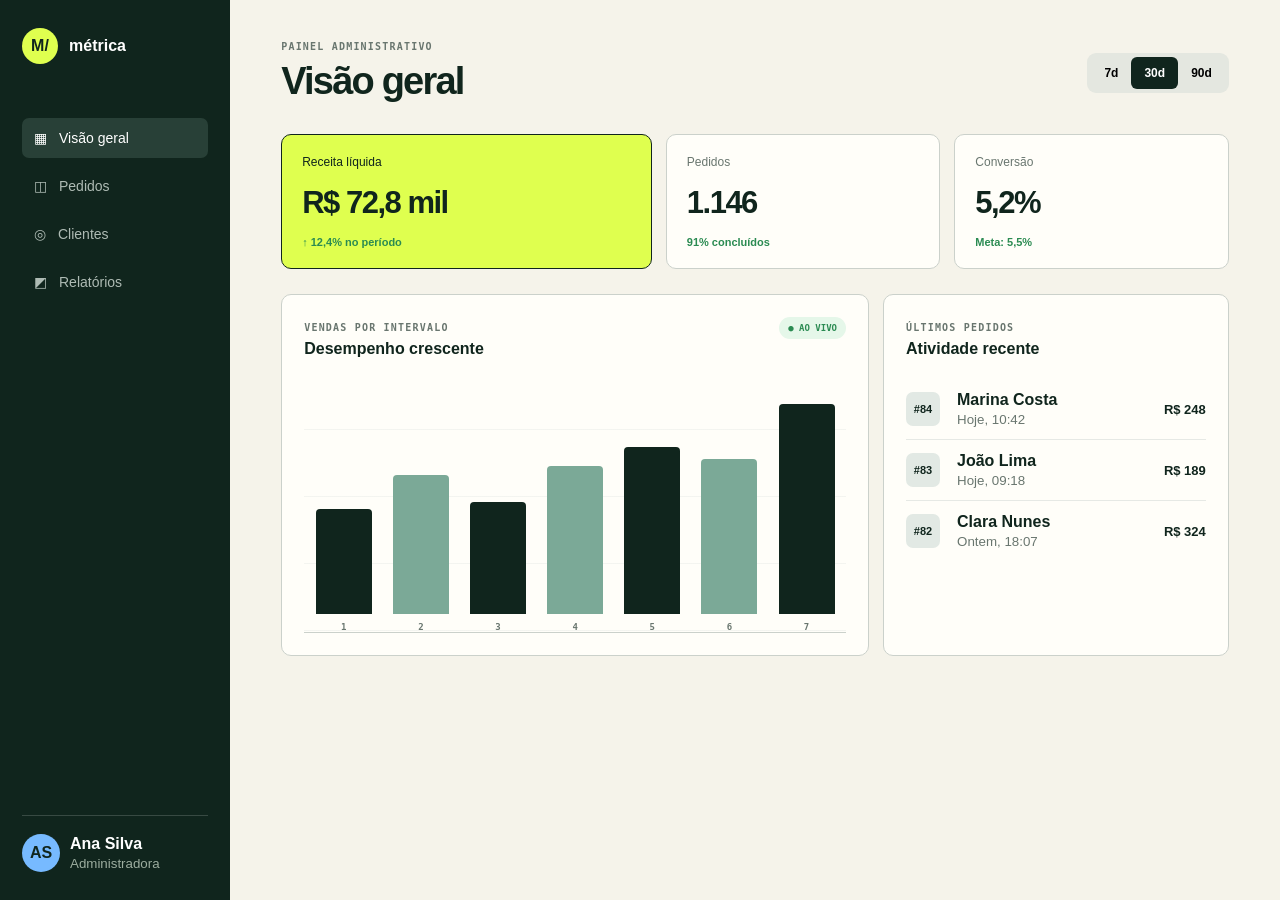
<file: projects/painel-administrativo/index.html>
<!doctype html>
<html lang="pt-BR">
<head>
  <meta charset="UTF-8">
  <meta name="viewport" content="width=device-width, initial-scale=1.0">
  <title>Métrica — Painel Administrativo</title>
  <style>
    :root{--ink:#10251d;--paper:#f5f3ea;--white:#fffef9;--lime:#dfff4f;--muted:#69766f;--line:#cbd1cb;--green:#2b8b52}
    *{box-sizing:border-box}body{margin:0;background:var(--paper);color:var(--ink);font-family:Arial,sans-serif}button{font:inherit}
    .layout{min-height:100vh;display:grid;grid-template-columns:230px 1fr}.sidebar{background:var(--ink);color:white;padding:28px 22px;display:flex;flex-direction:column}
    .logo{display:flex;align-items:center;gap:11px;font-weight:800}.logo b{width:36px;height:36px;border-radius:50%;display:grid;place-items:center;background:var(--lime);color:var(--ink)}
    nav{margin-top:54px;display:grid;gap:8px}nav a{color:#aebbb4;text-decoration:none;padding:12px;border-radius:7px;font-size:14px}nav a.active{background:#284037;color:white}nav a span{margin-right:12px}
    .profile{margin-top:auto;border-top:1px solid #ffffff2b;padding-top:18px;display:flex;align-items:center;gap:10px}.avatar{width:38px;height:38px;border-radius:50%;display:grid;place-items:center;background:#77baff;color:var(--ink);font-weight:800}.profile div{display:grid;gap:3px}.profile small{color:#9cad9f}
    main{padding:36px 4vw}.top{display:flex;justify-content:space-between;align-items:center}.eyebrow{font:700 10px monospace;letter-spacing:1.2px;color:var(--muted)}h1{font-size:38px;letter-spacing:-1.8px;margin:6px 0}.periods{background:#e4e7e0;padding:4px;border-radius:9px;display:flex}.periods button{border:0;background:transparent;padding:9px 13px;border-radius:6px;cursor:pointer;font-size:12px;font-weight:700}.periods button.active{background:var(--ink);color:white}
    .cards{display:grid;grid-template-columns:1.35fr 1fr 1fr;gap:14px;margin:25px 0}.card{min-height:135px;border:1px solid var(--line);border-radius:10px;background:var(--white);padding:20px;display:flex;flex-direction:column;justify-content:space-between}.card.featured{background:var(--lime);border-color:var(--ink)}.card span{font-size:12px;color:var(--muted)}.card.featured span{color:var(--ink)}.card strong{font-size:31px;letter-spacing:-1.5px}.card small{font-size:11px;color:var(--green);font-weight:700}
    .grid{display:grid;grid-template-columns:1.7fr 1fr;gap:14px}.panel{border:1px solid var(--line);border-radius:10px;background:var(--white);padding:22px}.panel-head{display:flex;justify-content:space-between;align-items:flex-start}.panel-head h2{font-size:16px;margin:5px 0}.live{background:#e5f7e9;color:var(--green);padding:6px 9px;border-radius:20px;font:700 9px monospace}
    .chart{height:270px;display:flex;align-items:flex-end;gap:18px;padding:30px 10px 0;border-bottom:1px solid var(--line);background:repeating-linear-gradient(to bottom,transparent 0,transparent 66px,#e8ebe7 67px)}.bar-wrap{height:100%;flex:1;display:flex;flex-direction:column;justify-content:flex-end;align-items:center;gap:8px}.bar{width:100%;max-width:56px;background:var(--ink);border-radius:4px 4px 0 0;transition:.35s}.bar-wrap:nth-child(even) .bar{background:#7ba997}.bar-wrap small{font:700 9px monospace;color:var(--muted)}
    .orders{margin-top:16px}.order{display:grid;grid-template-columns:40px 1fr auto;align-items:center;gap:11px;padding:12px 0;border-bottom:1px solid #e6e9e5}.order:last-child{border:0}.order b{width:34px;height:34px;border-radius:7px;background:#e2e9e4;display:grid;place-items:center;font-size:11px}.order div{display:grid;gap:3px}.order small{color:var(--muted)}.order strong:last-child{font-size:13px}.status{font-size:9px;background:#e5f7e9;color:var(--green);padding:5px 7px;border-radius:20px}
    @media(max-width:900px){.layout{grid-template-columns:76px 1fr}.sidebar{padding:24px 12px}.logo strong,nav a:not(.active),.profile div{display:none}.logo b{margin:auto}nav a.active{text-align:center}.profile{justify-content:center}.cards{grid-template-columns:1fr 1fr}.featured{grid-column:1/-1}.grid{grid-template-columns:1fr}}
    @media(max-width:560px){.layout{display:block}.sidebar{height:66px;flex-direction:row;align-items:center}.logo strong{display:block}.sidebar nav,.profile{display:none}main{padding:24px 15px}.top{align-items:flex-start}.top h1{font-size:30px}.cards{gap:9px}.card{min-height:110px;padding:15px}.card strong{font-size:24px}.panel{padding:16px}.chart{gap:7px;height:230px}.grid .panel:last-child{display:none}}
  </style>
</head>
<body>
  <div class="layout">
    <aside class="sidebar">
      <div class="logo"><b>M/</b><strong>métrica</strong></div>
      <nav><a class="active" href="#"><span>▦</span>Visão geral</a><a href="#"><span>◫</span>Pedidos</a><a href="#"><span>◎</span>Clientes</a><a href="#"><span>◩</span>Relatórios</a></nav>
      <div class="profile"><span class="avatar">AS</span><div><strong>Ana Silva</strong><small>Administradora</small></div></div>
    </aside>
    <main>
      <header class="top"><div><span class="eyebrow">PAINEL ADMINISTRATIVO</span><h1>Visão geral</h1></div><div class="periods"><button data-period="7d">7d</button><button class="active" data-period="30d">30d</button><button data-period="90d">90d</button></div></header>
      <section class="cards">
        <article class="card featured"><span>Receita líquida</span><strong id="revenue">R$ 72,8 mil</strong><small id="delta">↑ 12,4% no período</small></article>
        <article class="card"><span>Pedidos</span><strong id="orders">1.146</strong><small>91% concluídos</small></article>
        <article class="card"><span>Conversão</span><strong id="conversion">5,2%</strong><small>Meta: 5,5%</small></article>
      </section>
      <section class="grid">
        <article class="panel"><div class="panel-head"><div><span class="eyebrow">VENDAS POR INTERVALO</span><h2>Desempenho crescente</h2></div><span class="live">● AO VIVO</span></div><div class="chart" id="chart"></div></article>
        <article class="panel"><div class="panel-head"><div><span class="eyebrow">ÚLTIMOS PEDIDOS</span><h2>Atividade recente</h2></div></div><div class="orders"><div class="order"><b>#84</b><div><strong>Marina Costa</strong><small>Hoje, 10:42</small></div><strong>R$ 248</strong></div><div class="order"><b>#83</b><div><strong>João Lima</strong><small>Hoje, 09:18</small></div><strong>R$ 189</strong></div><div class="order"><b>#82</b><div><strong>Clara Nunes</strong><small>Ontem, 18:07</small></div><strong>R$ 324</strong></div></div></article>
      </section>
    </main>
  </div>
  <script>
    const data={"7d":{revenue:"R$ 18,4 mil",orders:"284",conversion:"4,8%",delta:"↑ 8,2% no período",bars:[34,51,42,68,57,83,72]},"30d":{revenue:"R$ 72,8 mil",orders:"1.146",conversion:"5,2%",delta:"↑ 12,4% no período",bars:[44,58,47,62,70,65,88]},"90d":{revenue:"R$ 218 mil",orders:"3.492",conversion:"4,9%",delta:"↑ 18,7% no período",bars:[38,46,54,61,58,76,92]}};
    const chart=document.querySelector('#chart');
    function render(period){const item=data[period];document.querySelector('#revenue').textContent=item.revenue;document.querySelector('#orders').textContent=item.orders;document.querySelector('#conversion').textContent=item.conversion;document.querySelector('#delta').textContent=item.delta;chart.innerHTML=item.bars.map((height,index)=>`<div class="bar-wrap"><div class="bar" style="height:${height}%"></div><small>${index+1}</small></div>`).join('')}
    document.querySelectorAll('[data-period]').forEach(button=>button.addEventListener('click',()=>{document.querySelectorAll('[data-period]').forEach(item=>item.classList.remove('active'));button.classList.add('active');render(button.dataset.period)}));render('30d');
  </script>
</body>
</html>
</file>
<file: style.css>
#typing-text,.cursor-wrapper{min-height:1.2em;vertical-align:bottom}body{-webkit-user-select:none;-ms-user-select:none;user-select:none;background-color:var(--bg);color:var(--text-main);line-height:1.7;-webkit-font-smoothing:antialiased;overflow-x:hidden;transition:background-color .45s,color .45s}img{pointer-events:none;-webkit-user-drag:none}.btn-hire-main,.btn-live-demo,.btn-primary,.btn-secondary,.nav-cta-link{position:relative;text-transform:uppercase;text-decoration:none;display:inline-flex}#magnetic-cursor,#magnetic-cursor-dot{transform:translate(-50%,-50%);pointer-events:none}#google-speed,#metodo,#o-que-e-lp,#servicos{padding:100px 0}:root,body.dark{--accent:#d4a373}.footer h2 span,.hero h1 span,.lp-info-content h2 span{font-weight:400;font-style:italic}.about-location,.client-info strong,.cursor,.lp-feature-item strong,.stat-item h2,.tag-tech,body{font-family:Inter,sans-serif}#google-speed,.about-layout,.footer,.section-header,.stat-item,.tag-tech::after{text-align:center}#typing-text,.hero h1 span{color:var(--accent)!important;-webkit-text-fill-color:var(--accent);font-style:italic}:root{--primary:#1b3022;--secondary:#8a9a5b;--bg:#f9fbf7;--surface:#ffffff;--text-main:#2c332e;--text-light:#444b46;--white:#ffffff;--radius-md:24px;--radius-lg:40px;--shadow-soft:0 10px 40px rgba(27, 48, 34, 0.04);--shadow-bold:0 30px 60px rgba(27, 48, 34, 0.12);--transition:all 0.5s cubic-bezier(0.23, 1, 0.32, 1);--nav-bg:rgba(249, 251, 247, 0.85)}.btn-hire-main,.btn-live-demo,.btn-primary,.nav-cta-link{overflow:hidden;align-items:center;justify-content:center;padding:18px 36px;border-radius:100px;background:rgba(27,48,34,.9);backdrop-filter:blur(8px);-webkit-backdrop-filter:blur(8px);color:var(--white)!important;font-weight:700;letter-spacing:1.5px;font-size:.8rem;border:1px solid rgba(255,255,255,.1);transition:var(--transition);z-index:1}.btn-secondary,.lp-info-content strong,.nav-logo{color:var(--primary);font-weight:700}.btn-hire-main::before,.btn-live-demo::before,.btn-primary::before,.nav-cta-link::before{content:'';position:absolute;top:50%;left:50%;width:0;height:0;background:var(--accent);border-radius:50%;transform:translate(-50%,-50%);transition:width .6s cubic-bezier(.23, 1, .32, 1),height .6s cubic-bezier(.23, 1, .32, 1);z-index:-1}.btn-hire-main:hover,.btn-live-demo:hover,.btn-primary:hover,.nav-cta-link:hover{color:var(--primary)!important;transform:translateY(-5px);box-shadow:0 15px 30px rgba(212,163,115,.3);border-color:var(--accent);background:rgba(255,255,255,.1)}.btn-hire-main:hover::before,.btn-live-demo:hover::before,.btn-primary:hover::before,.nav-cta-link:hover::before{width:450px;height:450px}.btn-secondary{background:0 0;border:none;padding:16px 32px;letter-spacing:2px;transition:var(--transition)}.btn-secondary::after{content:'';position:absolute;bottom:10px;left:50%;width:30px;height:1px;background:var(--accent);transform:translateX(-50%);transition:var(--transition)}.btn-secondary:hover{color:var(--accent);letter-spacing:4px;transform:translateY(-2px)}.btn-secondary:hover::after{width:60%}#magnetic-cursor{position:fixed;width:30px;height:30px;border:1.5px solid var(--secondary);border-radius:50%;z-index:9999;filter:blur(1px);box-shadow:0 0 15px rgba(212,163,115,.2);transition:width .4s cubic-bezier(.23, 1, .32, 1),height .4s cubic-bezier(.23, 1, .32, 1),background-color .4s,border-color .4s,filter .4s}#magnetic-cursor-dot{position:fixed;width:4px;height:4px;background-color:var(--accent);border-radius:50%;z-index:10000}.cursor-active #magnetic-cursor{width:60px;height:60px;filter:blur(2px);background-color:rgba(212,163,115,.08);border-color:var(--accent)}@media (min-width:1024px){.project-card,.service-card,a,body,button{cursor:none}}*{margin:0;padding:0;box-sizing:border-box}html{scroll-behavior:smooth}.method-num,h1,h2,h3{font-family:'Playfair Display',serif}.skip-link{position:absolute;left:-999px;top:auto;width:1px;height:1px;overflow:hidden}.skip-link:focus{left:8px;top:8px;width:auto;height:auto;padding:8px 12px;background:var(--primary);color:var(--white);border-radius:6px;z-index:9999}h1,h2,h3{line-height:1.1}.container{max-width:1300px;margin:0 auto;padding:0 40px}.nav-cta-link,.nav-menu a{margin-left:35px;text-transform:uppercase;text-decoration:none}.hidden{opacity:0;filter:blur(5px);transform:translateY(30px);transition:.8s cubic-bezier(.17, .55, .55, 1);will-change:transform,opacity}.btn-hire-main,.hero-image-wrapper,.method-item,.nav-cta-link,.nav-menu a,.nav-menu a::after,.project-card,.service-card,.service-image{transition:var(--transition)}.color-test-strip:hover,.show{opacity:1}.show{filter:blur(0);transform:translateY(0)}.nav-bar{display:flex;justify-content:space-between;align-items:center;padding:25px 5%;position:sticky;top:0;background:var(--nav-bg);backdrop-filter:blur(12px);-webkit-backdrop-filter:blur(12px);z-index:1000;border-bottom:1px solid rgba(27,48,34,.05)}.nav-container{display:flex;justify-content:space-between;align-items:center;width:100%}.nav-logo{font-size:1.8rem;text-decoration:none;letter-spacing:-1px}.cursor,.footer h2 span,.nav-logo span,.nav-menu a:hover{color:var(--accent)}.nav-menu a{color:var(--text-main);font-weight:600;font-size:.9rem;letter-spacing:1px;position:relative}.nav-menu a::after{content:'';position:absolute;width:0;height:2px;bottom:-5px;left:0;background-color:var(--accent)}.nav-menu a:hover::after{width:100%}.nav-cta-link{background:var(--primary);color:#fff!important;padding:12px 24px;border-radius:50px;font-size:.8rem!important;font-weight:700}.badge,.lang-toggle{background:0 0;font-size:.75rem}.nav-cta-link:hover{background:var(--secondary);transform:translateY(-2px)}.nav-controls{display:flex;align-items:center;gap:20px}.lang-toggle{border:1px solid var(--secondary);color:var(--text-main);padding:5px 10px;border-radius:4px;cursor:pointer;font-weight:600}.badge,.lp-info-content h2 span{color:var(--secondary)}.hero{padding:120px 0 100px}.hero-layout{display:grid;grid-template-columns:1.2fr 0.8fr;align-items:center;gap:60px}#typing-text,.about-location .dot,.badge,.browser-dots span{display:inline-block}.badge{border:1.5px solid var(--secondary);padding:8px 18px;border-radius:50px;font-weight:700;text-transform:uppercase;letter-spacing:1.5px;margin-bottom:20px}.hero h1{font-size:clamp(4rem, 9vw, 6rem);margin:24px 0;letter-spacing:-3px;background:linear-gradient(135deg,var(--primary) 20%,var(--secondary) 100%);-webkit-background-clip:text;-webkit-text-fill-color:transparent}.hero h1 span{display:inline}.hero-text{font-size:1.35rem;color:var(--text-light);max-width:650px;margin-bottom:40px;font-weight:300}.btn-hire-main,body.dark .btn-hire-main:hover,body.dark .nav-cta-link:hover{color:#fff!important}.btn-hire-main,.btn-live-demo{font-weight:700;text-transform:uppercase}.hero-image-wrapper{position:relative;border-radius:var(--radius-lg);padding:0;background:#fff;overflow:hidden;box-shadow:var(--shadow-bold);transform:rotate(2deg)}.hero-image-wrapper:hover{transform:rotate(0) scale(1.02)}.hero-profile-pic{width:100%;height:auto;object-fit:cover;display:block}.btn-hire-main{background:var(--primary);padding:20px 40px;border-radius:100px;letter-spacing:1.5px;text-decoration:none;display:inline-flex;font-size:.85rem;align-items:center;gap:10px;box-shadow:0 15px 30px rgba(27,48,34,.2)}.method-item,.service-card{border-radius:var(--radius-md)}.btn-hire-main:hover{transform:translateY(-5px);box-shadow:0 20px 40px rgba(27,48,34,.3)}.stats{display:flex;justify-content:space-around;padding:100px 40px;border-top:1px solid rgba(0,0,0,.05)}.stat-item h2{font-size:4rem;color:var(--accent);margin-bottom:5px;font-weight:300}.stat-item h2 sup{font-size:1.5rem;top:-.5em}.stat-item p{text-transform:uppercase;letter-spacing:2px;font-size:.8rem;font-weight:600}.method-grid{display:grid;grid-template-columns:repeat(3,1fr);gap:40px;margin-top:60px}.method-item{padding:40px;background:rgba(255,255,255,.7);backdrop-filter:blur(10px);border:1px solid rgba(255,255,255,.3);box-shadow:var(--shadow-soft)}.method-item:hover,.project-card:hover,.service-card:hover,.service-image,.testimonial-card:hover{box-shadow:var(--shadow-bold)}.method-item:hover{transform:translateY(-10px) scale(1.02);border-color:var(--accent)}.method-num{font-size:3rem;color:var(--accent);opacity:.3;display:block;margin-bottom:15px}#servicos{background:#f4f6f2;border-radius:var(--radius-lg)}.section-header{margin-bottom:60px}.section-header h2{font-size:3.5rem;margin-top:15px;letter-spacing:-2px}.performance-content h2 span,.section-header h2 span{font-style:italic;color:var(--secondary);font-weight:400}.services-grid{display:grid;grid-template-columns:repeat(auto-fit,minmax(280px,1fr));gap:30px}.service-card{background:rgba(255,255,255,.8);backdrop-filter:blur(8px);padding:50px;border:1px solid rgba(255,255,255,.4)}.project-card,.service-image,.testimonial-card{border-radius:var(--radius-md)}.service-card:hover{transform:translateY(-15px) scale(1.03);border-color:var(--accent)}.service-icon{font-size:2.5rem;margin-bottom:20px}.footer h2,.footer-cta,.footer-links{margin-bottom:40px}.service-image{width:100%;max-width:100%;height:auto;margin-top:30px;display:block;margin-inline:auto}#projetos{padding:120px 0}.projects-grid{display:flex;flex-direction:column;gap:100px}.project-card{background:var(--white);overflow:hidden;border:none;box-shadow:var(--shadow-soft)}.project-card:hover{transform:scale(1.01)}.browser-ui{background:rgba(27,48,34,.03);padding:15px 25px;display:flex;align-items:center;gap:20px}.browser-dots span{width:10px;height:10px;border-radius:50%;background:#ff5f56}.browser-dots span:nth-child(2){background:#ffbd2e}.browser-dots span:nth-child(3){background:#27c93f}.browser-address{background:var(--white);padding:6px 20px;border-radius:6px;flex-grow:1;font-family:monospace;font-size:.75rem;opacity:.6}.about-text strong,.marquee-item span,.quote-icon,details summary{font-family:'Playfair Display',serif}.iframe-wrapper{background:#ebeee8}.btn-live-demo,.footer{background:var(--primary)}.project-placeholder{position:absolute;inset:0;display:flex;flex-direction:column;align-items:center;justify-content:center;z-index:5}.project-placeholder img{width:100%;height:100%;object-fit:cover;filter:brightness(.7);transition:.5s}.btn-live-demo,.color-test-strip,.footer-links a svg,.switch-thumb,details summary::after{transition:var(--transition)}.project-card:hover .project-placeholder img{filter:brightness(.5)}.btn-live-demo{position:absolute;padding:18px 36px;color:#fff;border:none;border-radius:100px;font-size:.75rem;letter-spacing:1px;cursor:pointer;z-index:10;box-shadow:0 10px 25px rgba(0,0,0,.3)}.btn-live-demo:hover{transform:scale(1.05);background:var(--accent)}.footer{color:var(--white);padding:120px 0 60px;border-radius:var(--radius-lg) var(--radius-lg) 0 0}.footer h2{font-size:3rem;max-width:600px;margin-inline:auto;letter-spacing:-1px}.footer-links{display:flex;justify-content:center;gap:30px}.footer-links a svg{stroke:var(--accent);width:28px;height:28px}.footer-links a:hover svg{stroke:var(--white);transform:translateY(-5px)}.copyright{opacity:.6;font-size:.9rem;letter-spacing:1px;line-height:1.5}body.dark{--bg:#0c110e;--text-main:#eef2ef;--text-light:#bfcfc2;--primary:#ffffff;--secondary:#9cb0a1;--surface:#141a16;--white:#141a16;--nav-bg:rgba(12, 17, 14, 0.95)}body.dark .hero-image-wrapper,body.dark .method-item,body.dark .project-card,body.dark .service-card{background:rgba(20,26,22,.8)!important;border-color:rgba(255,255,255,.1)}body.dark .browser-address{background:#1a221d;color:#fff}body.dark #servicos{background:#111814}@media (max-width:1100px){.hero-layout,.method-grid{grid-template-columns:1fr}.hero-layout{text-align:center}.hero-image-wrapper{max-width:500px;margin:0 auto;order:-1}.hero-text{margin-inline:auto}}.theme-toggle{background:0 0;border:none;cursor:pointer;display:flex;align-items:center;gap:10px;padding:5px;color:var(--text-main)}.switch-track{width:44px;height:22px;background:var(--secondary);border-radius:20px;position:relative}.switch-thumb{width:18px;height:18px;background:#fff;border-radius:50%;position:absolute;top:2px;left:2px}body.dark .switch-thumb{left:24px}.color-test-strip{position:fixed;left:20px;bottom:50%;transform:translateY(50%);display:flex;flex-direction:column;gap:0;z-index:9998;opacity:.6;pointer-events:none}.strip-box{width:12px;height:12px;border:1px solid rgba(0,0,0,.1)}.color-test-strip::before{content:"COLOR_SPEC_V1.0";position:absolute;left:-45px;top:50%;transform:translateY(-50%) rotate(-90deg);font-family:monospace;font-size:8px;letter-spacing:2px;color:var(--text-light);white-space:nowrap}.tag-tech::after,.tag-tech::before{left:50%;opacity:0;visibility:hidden}.tag-tech:hover,body.dark .lp-info-content strong{color:var(--white)}body.dark .strip-box{border-color:rgba(255,255,255,.1)}body.dark .btn-hire-main,body.dark .nav-cta-link{color:#1b3022!important;background:#fff!important}.lp-info-box{background:rgba(255,255,255,.6);backdrop-filter:blur(15px);-webkit-backdrop-filter:blur(15px);padding:80px 60px;border-radius:var(--radius-lg);border:1px solid rgba(27,48,34,.08);box-shadow:var(--shadow-soft)}.testimonial-card,details.method-item{background:var(--surface);transition:var(--transition)}.lp-info-content h2{font-size:3.5rem;margin-bottom:25px;letter-spacing:-1.5px}.about-location,.lp-feature-item strong{letter-spacing:2px;text-transform:uppercase}.lp-info-content>p{font-size:1.4rem;color:var(--text-light);max-width:800px;margin-bottom:50px;font-weight:300}.lp-features{display:grid;grid-template-columns:repeat(auto-fit,minmax(280px,1fr));gap:40px}.lp-feature-item{position:relative;padding-left:25px;border-left:1px solid var(--accent)}.lp-feature-item strong{display:block;font-size:.9rem;color:var(--accent);margin-bottom:12px}.lp-feature-item p{font-size:1.05rem;color:var(--text-main);line-height:1.6;opacity:.9}body.dark .lp-info-box{background:rgba(20,26,22,.5)!important;border-color:rgba(255,255,255,.05)}.testimonials-grid{display:grid;grid-template-columns:repeat(auto-fit,minmax(300px,1fr));gap:30px;margin-top:50px}.about-location,.about-tags,.faq-grid{display:flex;display:flex}.testimonial-card{padding:40px;box-shadow:var(--shadow-soft);position:relative;border:1px solid rgba(27,48,34,.05)}.testimonial-card:hover{transform:translateY(-10px)}.quote-icon{font-size:5rem;color:var(--accent);opacity:.2;position:absolute;top:10px;left:20px;line-height:1}.testimonial-card p{font-size:1.1rem;line-height:1.6;color:var(--text-light);margin-bottom:25px;position:relative;z-index:1}.client-info strong{display:block;color:var(--primary);font-size:1rem}.client-info span{font-size:.85rem;color:var(--secondary);text-transform:uppercase;letter-spacing:1px}.about-text strong,details summary{color:var(--primary);font-weight:700}body.dark .testimonial-card,body.dark details.method-item{background:rgba(255,255,255,.03);border-color:rgba(255,255,255,.1)}#faq{padding-bottom:100px}.faq-grid{max-width:900px;margin:40px auto 0;flex-direction:column;gap:15px}details.method-item{cursor:pointer;padding:25px 30px;border-radius:var(--radius-md);border:1px solid rgba(27,48,34,.05)}details summary{font-size:1.2rem;list-style:none;outline:0;position:relative}.about-text,details p{line-height:1.6;color:var(--text-light)}details summary::after{content:'+';position:absolute;right:0;color:var(--accent);font-size:1.5rem}details[open] summary::after{transform:rotate(45deg);content:'+'}details p{margin-top:15px;font-size:1.05rem}.about-layout{padding:100px 0 60px;max-width:900px;margin:0 auto}.about-text{font-size:1.6rem;font-weight:300;margin-top:30px}.about-location{margin-top:40px;font-size:.85rem;color:var(--secondary);align-items:center;justify-content:center;gap:10px}.marquee-item span,.tag-tech{color:var(--primary);text-transform:uppercase;transition:var(--transition)}.about-location .dot{width:8px;height:8px;background:var(--accent);border-radius:50%;box-shadow:0 0 10px var(--accent)}@media (max-width:768px){.container{padding:0 24px}.color-test-strip,.nav-menu{display:none}.hero h1{font-size:3.5rem}.lp-info-box{padding:60px 30px}.lp-info-content h2{font-size:2.5rem}.lp-info-content>p{font-size:1.1rem}.about-text{font-size:1.3rem}}.about-tags{flex-wrap:wrap;justify-content:center;gap:12px;margin:30px auto;max-width:700px;flex-wrap:wrap;justify-content:center;gap:15px}.tag-tech{position:relative;font-size:.75rem;font-weight:600;letter-spacing:1px;padding:10px 20px;border-radius:50px;cursor:help;background:rgba(255,255,255,.3);backdrop-filter:blur(10px);-webkit-backdrop-filter:blur(10px);border:1px solid rgba(138,154,91,.2);transition:.3s}.tag-tech:hover{background:var(--primary);transform:translateY(-3px)}body.dark .tag-tech{background:rgba(255,255,255,.05);color:var(--secondary);border-color:rgba(255,255,255,.1)}.cursor{color:var(--accent)}.tag-tech::after{content:attr(data-tooltip);position:absolute;bottom:155%;transform:translateX(-50%) translateY(10px);width:200px;padding:12px;background:#1b3022;color:#f9fbf7;font-size:.7rem;text-transform:none;letter-spacing:0;border-radius:12px;transition:.3s cubic-bezier(.23, 1, .32, 1);box-shadow:0 10px 20px rgba(0,0,0,.1)}.tag-tech::before{content:'';position:absolute;bottom:110%;transform:translateX(-50%);border:6px solid transparent;border-top-color:#1b3022;transition:.3s}.tag-tech:hover::after,.tag-tech:hover::before{opacity:1;visibility:visible;transform:translateX(-50%) translateY(0)}#typing-text{font-weight:400;min-width:1px;color:var(--accent)!important}.hero h1{display:block;min-height:2.4em;line-height:1.2;overflow:hidden}.typing-container{display:inline-flex;align-items:center;min-height:1.2em}@keyframes blink{0%,100%{opacity:1}50%{opacity:0}}.iframe-wrapper{position:relative;width:100%;height:450px;overflow:hidden;border-radius:12px}.cursor-wrapper{position:relative;display:inline-block}.cursor{display:inline-block;font-weight:400;margin-left:4px;position:absolute;right:-12px;bottom:0;animation:.8s infinite blink}.marquee-section{padding:40px 0;background:var(--bg);overflow:hidden;border-top:1px solid rgba(27,48,34,.05);border-bottom:1px solid rgba(27,48,34,.05)}.marquee-container{display:flex;width:100%}.marquee-content{display:flex;gap:60px;animation:30s linear infinite scroll}.marquee-item{flex-shrink:0;display:flex;align-items:center}.marquee-item span{font-size:1.5rem;font-weight:500;opacity:.5;letter-spacing:2px}.marquee-item:hover span{opacity:1;color:var(--accent)}@keyframes scroll{from{transform:translateX(0)}to{transform:translateX(-50%)}}.marquee-container:hover .marquee-content{animation-play-state:paused}.marquee-item img{height:40px;width:auto;object-fit:contain;margin:0 30px;image-rendering:-webkit-optimize-contrast;opacity:.6;filter:grayscale(1);transition:.3s}.marquee-item:hover img{opacity:1;filter:grayscale(0);transform:scale(1.1)}
</file>
<file: fixes.css>
/* Production hardening and responsive refinements. */
body {
    -webkit-user-select: text;
    -ms-user-select: text;
    user-select: text;
}

#magnetic-cursor,
#magnetic-cursor-dot {
    display: none;
    top: 0;
    left: 0;
    opacity: 0;
    will-change: transform;
}

body.cursor-ready #magnetic-cursor,
body.cursor-ready #magnetic-cursor-dot {
    opacity: 1;
}

.nav-bar.scrolled {
    padding: 15px 5%;
    box-shadow: 0 10px 30px rgba(0, 0, 0, 0.05);
}

.nav-toggle {
    display: none;
    width: 42px;
    height: 42px;
    padding: 9px;
    border: 1px solid rgba(138, 154, 91, 0.35);
    border-radius: 10px;
    background: transparent;
    color: var(--text-main);
    flex-direction: column;
    align-items: center;
    justify-content: center;
    gap: 5px;
}

.nav-toggle span {
    width: 20px;
    height: 2px;
    border-radius: 999px;
    background: currentColor;
    transition: var(--transition);
}

.nav-toggle[aria-expanded="true"] span:nth-child(1) {
    transform: translateY(7px) rotate(45deg);
}

.nav-toggle[aria-expanded="true"] span:nth-child(2) {
    opacity: 0;
}

.nav-toggle[aria-expanded="true"] span:nth-child(3) {
    transform: translateY(-7px) rotate(-45deg);
}

.iframe-wrapper iframe {
    width: 100%;
    height: 100%;
    border: 0;
    border-radius: 12px;
}

.project-live-preview::after {
    content: "";
    position: absolute;
    inset: 0;
    z-index: 1;
    pointer-events: none;
    background: linear-gradient(180deg, rgba(12, 17, 14, 0.06), rgba(12, 17, 14, 0.28));
}

.project-preview-frame {
    pointer-events: none;
    filter: brightness(0.76) saturate(0.92);
    transform: scale(1.002);
    transition: filter 0.5s ease, transform 0.5s ease;
}

.project-card:hover .project-preview-frame {
    filter: brightness(0.6) saturate(1);
    transform: scale(1.01);
}

.project-live-preview .btn-live-demo {
    z-index: 2;
}

a:focus-visible,
button:focus-visible,
summary:focus-visible,
.tag-tech:focus-visible {
    outline: 3px solid var(--accent);
    outline-offset: 4px;
}

.tag-tech:focus-visible::after,
.tag-tech:focus-visible::before {
    opacity: 1;
    visibility: visible;
    transform: translateX(-50%) translateY(0);
}

/* Stronger contrast for the Landing Page explanation in dark mode. */
body.dark .lp-info-box {
    background: linear-gradient(145deg, rgba(26, 34, 29, 0.97), rgba(15, 21, 17, 0.96)) !important;
    border-color: rgba(212, 163, 115, 0.2);
}

body.dark .lp-info-content h2 {
    color: #f7faf8;
}

body.dark .lp-info-content h2 span {
    color: #c8d8cc;
    -webkit-text-fill-color: #c8d8cc;
}

body.dark .lp-info-content > p {
    color: #e2eae4;
    opacity: 1;
}

body.dark .lp-info-content > p strong {
    color: #ffffff;
}

body.dark .lp-info-content .badge {
    color: #c8d8cc;
    border-color: #9cb0a1;
}

body.dark .lp-feature-item {
    border-left-color: #d4a373;
}

body.dark .lp-feature-item strong {
    color: #e7b985;
}

body.dark .lp-feature-item p {
    color: #edf3ef;
    opacity: 1;
}

@media (min-width: 1024px) and (pointer: fine) {
    body:not(.custom-cursor-enabled),
    body:not(.custom-cursor-enabled) a,
    body:not(.custom-cursor-enabled) button,
    body:not(.custom-cursor-enabled) .project-card,
    body:not(.custom-cursor-enabled) .service-card {
        cursor: auto;
    }

    body.custom-cursor-enabled,
    body.custom-cursor-enabled a,
    body.custom-cursor-enabled button,
    body.custom-cursor-enabled .project-card,
    body.custom-cursor-enabled .service-card,
    body.custom-cursor-enabled .tag-tech {
        cursor: none;
    }

    body.custom-cursor-enabled #magnetic-cursor,
    body.custom-cursor-enabled #magnetic-cursor-dot {
        display: block;
    }
}

@media (min-width: 1024px) and (pointer: coarse) {
    .project-card,
    .service-card,
    a,
    body,
    button {
        cursor: auto;
    }
}

@media (min-width: 1200px) {
    #projetos.container {
        max-width: 1640px;
        padding-right: 32px;
        padding-left: 32px;
    }

    #projetos .iframe-wrapper {
        height: clamp(560px, 39vw, 700px);
    }
}

@media (max-width: 768px) {
    .nav-bar,
    .nav-bar.scrolled {
        padding: 16px 20px;
    }

    .nav-container {
        position: relative;
        padding: 0;
    }

    .nav-controls {
        gap: 10px;
    }

    .nav-toggle {
        display: flex;
    }

    .nav-menu {
        display: flex;
        position: fixed;
        top: 78px;
        left: 16px;
        right: 16px;
        flex-direction: column;
        align-items: stretch;
        gap: 8px;
        padding: 20px;
        border: 1px solid rgba(138, 154, 91, 0.22);
        border-radius: 20px;
        background: var(--surface);
        box-shadow: var(--shadow-bold);
        opacity: 0;
        visibility: hidden;
        pointer-events: none;
        transform: translateY(-12px);
        transition: opacity 0.25s ease, transform 0.25s ease, visibility 0.25s;
    }

    .nav-menu.open {
        opacity: 1;
        visibility: visible;
        pointer-events: auto;
        transform: translateY(0);
    }

    .nav-menu a,
    .nav-menu .nav-cta-link {
        width: 100%;
        margin: 0;
        padding: 12px 16px;
        text-align: center;
    }

    .hero {
        padding: 48px 0 80px;
    }

    .hero h1 {
        min-height: 3.6em;
        overflow: visible;
        font-size: clamp(2.65rem, 12.5vw, 3.4rem);
        letter-spacing: -2px;
    }

    .cursor-wrapper {
        display: block;
        min-height: 2.4em;
        max-width: 100%;
    }

    #typing-text {
        white-space: normal;
        overflow-wrap: anywhere;
    }

    .stats {
        display: grid;
        grid-template-columns: 1fr;
        gap: 36px;
        padding: 70px 24px;
    }

    .stat-item h2 {
        font-size: 3.4rem;
    }

    .stat-item p {
        max-width: none;
    }

    #projetos {
        padding: 72px 16px;
    }

    #projetos .section-header {
        margin-bottom: 42px;
    }

    #projetos .section-header h2 {
        font-size: clamp(2.6rem, 12vw, 3.2rem);
        letter-spacing: -1px;
    }

    .projects-grid {
        gap: 44px;
    }

    .project-card {
        border-radius: 18px;
    }

    .browser-ui {
        gap: 10px;
        padding: 12px 14px;
    }

    .browser-dots {
        display: flex;
        flex-shrink: 0;
        gap: 4px;
    }

    .browser-dots span {
        width: 8px;
        height: 8px;
    }

    .browser-address {
        min-width: 0;
        padding: 6px 10px;
        overflow: hidden;
        font-size: 0.65rem;
        text-overflow: ellipsis;
        white-space: nowrap;
    }

    .iframe-wrapper {
        height: clamp(250px, 72vw, 280px);
    }

    .btn-live-demo {
        max-width: calc(100% - 32px);
        padding: 14px 24px;
        font-size: 0.68rem;
        white-space: nowrap;
    }
}

@media (max-width: 420px) {
    .lang-toggle {
        padding: 5px 8px;
    }

    .switch-track {
        width: 40px;
    }

    body.dark .switch-thumb {
        left: 20px;
    }

    .hero-actions {
        display: flex;
        flex-direction: column;
        align-items: stretch;
        gap: 8px;
    }

    .btn-hire-main,
    .btn-secondary {
        width: 100%;
        justify-content: center;
    }
}

/* Strategic presentation refresh: clearer offer, stronger proof and case-study hierarchy. */
main {
    overflow: clip;
}

.section-intro {
    max-width: 760px;
    margin: 22px auto 0;
    color: var(--text-light);
    font-size: 1.15rem;
    line-height: 1.75;
}

.hero-conversion {
    padding: 104px 0 88px;
}

.hero-conversion .hero-layout {
    grid-template-columns: minmax(0, 0.92fr) minmax(480px, 1.08fr);
    gap: clamp(56px, 7vw, 110px);
}

.hero-conversion .hero-content {
    max-width: 680px;
}

.hero-conversion h1 {
    min-height: 0;
    margin: 28px 0;
    overflow: visible;
    color: var(--primary);
    background: none;
    font-size: clamp(3.85rem, 6.6vw, 6.3rem);
    letter-spacing: -4px;
    line-height: 0.98;
    -webkit-background-clip: border-box;
    -webkit-text-fill-color: currentColor;
}

.hero-conversion h1 span {
    display: inline;
    color: var(--accent) !important;
    font-weight: 400;
    font-style: italic;
    -webkit-text-fill-color: var(--accent);
}

.hero-conversion h1 .hero-title-prefix {
    color: var(--primary) !important;
    font-weight: 700;
    font-style: normal;
    -webkit-text-fill-color: currentColor;
}

.hero-conversion h1 .hero-typing-line {
    display: block;
    width: 100%;
    max-width: 100%;
    min-height: 1.96em;
    transform-origin: center;
    transition: transform 0.16s ease-out;
    will-change: transform;
}

.marquee-container:hover .marquee-content {
    animation-play-state: running;
}

.hero-conversion h1 .typing-caret {
    display: inline-block;
    width: 0.035em;
    height: 0.78em;
    margin-left: 0.07em;
    background: currentColor;
    vertical-align: -0.03em;
    animation: hero-typing-caret 0.8s steps(1) infinite;
}

@keyframes hero-typing-caret {
    0%, 48% { opacity: 1; }
    49%, 100% { opacity: 0; }
}

@media (prefers-reduced-motion: reduce) {
    .hero-conversion h1 .typing-caret {
        display: none;
        animation: none;
    }
}

.hero-conversion .hero-text {
    max-width: 620px;
    margin-bottom: 34px;
    font-size: 1.2rem;
    line-height: 1.7;
}

.hero-actions {
    display: flex;
    align-items: center;
    gap: 8px;
    flex-wrap: wrap;
}

.hero-trust {
    display: flex;
    align-items: center;
    gap: 14px;
    max-width: 500px;
    margin-top: 34px;
}

.hero-trust img {
    width: 52px;
    height: 52px;
    flex: 0 0 auto;
    border: 3px solid var(--surface);
    border-radius: 50%;
    object-fit: cover;
    box-shadow: 0 8px 24px rgba(27, 48, 34, 0.16);
}

.hero-trust p {
    color: var(--text-light);
    font-size: 0.88rem;
    line-height: 1.5;
}

.hero-showcase {
    position: relative;
    display: grid;
    min-height: 740px;
    place-items: center;
    padding: 24px 14px 32px;
}

.hero-showcase::before {
    content: "";
    position: absolute;
    inset: 9% 13%;
    border-radius: 48% 52% 42% 58%;
    background: radial-gradient(circle at 40% 35%, rgba(212, 163, 115, 0.3), rgba(138, 154, 91, 0.12) 54%, transparent 72%);
    filter: blur(2px);
}

.showcase-mobile-frame {
    position: relative;
    z-index: 1;
    width: min(350px, 70vw);
    padding: 14px 9px 16px;
    border: 1px solid rgba(255, 255, 255, 0.22);
    border-radius: 42px;
    background: linear-gradient(145deg, #292d2a, #0f1110 58%, #242825);
    box-shadow:
        inset 0 0 0 1px rgba(255, 255, 255, 0.08),
        inset 0 -2px 4px rgba(255, 255, 255, 0.05),
        0 34px 86px rgba(27, 48, 34, 0.28);
    transform: rotate(1.4deg);
    transition: transform 0.6s cubic-bezier(0.23, 1, 0.32, 1), box-shadow 0.6s ease;
}

.showcase-mobile-frame::before {
    content: "";
    position: absolute;
    z-index: 3;
    top: 6px;
    left: 50%;
    width: 82px;
    height: 19px;
    border-radius: 0 0 13px 13px;
    background: #0f1110;
    transform: translateX(-50%);
    box-shadow: inset 0 -1px 0 rgba(255, 255, 255, 0.06);
}

.showcase-mobile-frame::after {
    content: "";
    position: absolute;
    top: 118px;
    left: -4px;
    width: 3px;
    height: 52px;
    border-radius: 3px 0 0 3px;
    background: #0b0d0c;
    box-shadow: 0 68px 0 #0b0d0c;
}

.hero-showcase:hover .showcase-mobile-frame {
    transform: rotate(0) translateY(-5px);
    box-shadow: 0 42px 96px rgba(27, 48, 34, 0.28);
}

.showcase-mobile-frame img {
    display: block;
    width: 100%;
    height: auto;
    border-radius: 31px;
}

.showcase-browser {
    overflow: hidden;
    border: 1px solid rgba(27, 48, 34, 0.09);
    border-radius: 24px;
    background: var(--surface);
    box-shadow: 0 38px 90px rgba(27, 48, 34, 0.2);
    transform: perspective(1400px) rotateY(-3deg) rotateX(1deg);
    transition: transform 0.6s cubic-bezier(0.23, 1, 0.32, 1);
}

.hero-showcase:hover .showcase-browser {
    transform: perspective(1400px) rotateY(0) rotateX(0) translateY(-4px);
}

.showcase-browser .browser-ui {
    padding: 12px 18px;
}

.showcase-browser > img {
    display: block;
    width: 100%;
    aspect-ratio: 2 / 1;
    object-fit: cover;
}

.showcase-note {
    position: absolute;
    z-index: 2;
    min-width: 170px;
    padding: 16px 18px;
    border: 1px solid rgba(255, 255, 255, 0.52);
    border-radius: 16px;
    background: rgba(255, 255, 255, 0.86);
    box-shadow: 0 16px 40px rgba(27, 48, 34, 0.17);
    backdrop-filter: blur(14px);
    -webkit-backdrop-filter: blur(14px);
}

.showcase-note strong,
.showcase-note span {
    display: block;
}

.showcase-note strong {
    color: #1b3022;
    font-family: 'Playfair Display', serif;
    font-size: 1rem;
}

.showcase-note span {
    margin-top: 3px;
    color: #59645c;
    font-size: 0.7rem;
    letter-spacing: 0.04em;
}

.showcase-note-top {
    top: -2px;
    right: -18px;
}

.showcase-note-bottom {
    bottom: 2px;
    left: -20px;
}

/* Live project spotlight: gives the production Detox Orange store pride of place. */
.hero-showcase-live {
    min-height: 820px;
}

.hero-feature-card {
    position: relative;
    z-index: 1;
    display: grid;
    justify-items: center;
    width: min(680px, 100%);
}

.hero-feature-heading {
    display: flex;
    align-items: flex-end;
    justify-content: space-between;
    gap: 20px;
    margin: 0 10px 18px;
}

.hero-feature-heading > span {
    color: var(--secondary);
    font-size: 0.7rem;
    font-weight: 700;
    letter-spacing: 0.15em;
    text-transform: uppercase;
}

.hero-feature-heading > strong {
    color: var(--primary);
    font-family: 'Playfair Display', serif;
    font-size: clamp(2rem, 3vw, 3rem);
    letter-spacing: -1.5px;
    line-height: 0.95;
}

.hero-mobile-preview {
    display: block;
    width: min(340px, 70vw);
    color: inherit;
    text-decoration: none;
}

.showcase-mobile-screen {
    display: block;
    overflow: hidden;
    border-radius: 31px;
    background: #f8f5ec;
}

.hero-mobile-preview .showcase-mobile-screen img {
    width: calc(100% + 9px);
    max-width: none;
    height: auto;
    margin-right: -9px;
    border-radius: 0;
}

.hero-mobile-preview .live-project-status {
    right: 20px;
    bottom: 22px;
}

.hero-live-preview {
    position: relative;
    display: block;
    color: inherit;
    text-decoration: none;
}

.hero-live-preview::after {
    content: "";
    position: absolute;
    inset: 42px 0 0;
    background: linear-gradient(180deg, transparent 58%, rgba(18, 22, 19, 0.18));
    pointer-events: none;
}

.hero-live-preview img {
    transition: filter 0.45s ease, transform 0.55s cubic-bezier(0.23, 1, 0.32, 1);
}

.hero-live-preview:hover img {
    filter: saturate(1.06) contrast(1.02);
    transform: scale(1.012);
}

.live-project-status {
    position: absolute;
    z-index: 2;
    right: 18px;
    bottom: 16px;
    display: inline-flex;
    align-items: center;
    gap: 7px;
    padding: 8px 12px;
    border: 1px solid rgba(255, 255, 255, 0.68);
    border-radius: 999px;
    background: rgba(255, 255, 255, 0.9);
    color: #1b3022;
    font-size: 0.68rem;
    font-weight: 700;
    letter-spacing: 0.08em;
    text-transform: uppercase;
    backdrop-filter: blur(10px);
    -webkit-backdrop-filter: blur(10px);
}

.live-project-status i {
    width: 7px;
    height: 7px;
    border-radius: 50%;
    background: #4f9b5f;
    box-shadow: 0 0 0 4px rgba(79, 155, 95, 0.15);
}

.hero-feature-link,
.project-external-link {
    display: inline-flex;
    align-items: center;
    justify-content: center;
    gap: 12px;
    color: inherit;
    font-weight: 700;
    text-decoration: none;
}

.hero-feature-link {
    width: min(340px, 70vw);
    margin: 18px auto 0;
    padding: 16px 22px;
    border-radius: 14px;
    background: #ff7a18;
    color: #171b18;
    box-shadow: 0 16px 34px rgba(255, 122, 24, 0.22);
    transition: transform 0.3s ease, box-shadow 0.3s ease, background 0.3s ease;
}

.hero-feature-link:hover {
    background: #ff8a2d;
    box-shadow: 0 20px 42px rgba(255, 122, 24, 0.3);
    transform: translateY(-2px);
}

.project-external-link {
    margin-top: 24px;
    padding: 12px 16px;
    border: 1px solid rgba(255, 122, 24, 0.4);
    border-radius: 12px;
    background: rgba(255, 122, 24, 0.08);
    color: #b84d00;
    font-size: 0.82rem;
    transition: background 0.3s ease, border-color 0.3s ease, transform 0.3s ease;
}

.project-external-link:hover {
    border-color: rgba(255, 122, 24, 0.7);
    background: rgba(255, 122, 24, 0.14);
    transform: translateY(-2px);
}

body.dark .hero-feature-heading > strong {
    color: #f0f5f1;
}

body.dark .hero-feature-link {
    color: #111612;
}

body.dark .project-external-link {
    color: #ffad6f;
}

.marquee-section {
    padding: 26px 0;
}

.proof-stats {
    margin-top: 24px;
    padding: 82px 40px;
    border-top: 1px solid rgba(27, 48, 34, 0.08);
    border-bottom: 1px solid rgba(27, 48, 34, 0.08);
}

.proof-stats .stat-item {
    flex: 1;
}

.proof-stats .stat-item + .stat-item {
    border-left: 1px solid rgba(27, 48, 34, 0.1);
}

.proof-stats .stat-item p {
    max-width: 220px;
    margin: 0 auto;
}

.proof-stats .stat-item h2 sup {
    font-size: 1.05rem;
}

#projetos.portfolio-section {
    max-width: 1480px;
    padding: 138px 40px;
}

.portfolio-heading {
    max-width: 940px;
    margin-right: auto;
    margin-left: auto;
}

.featured-projects {
    display: flex;
    flex-direction: column;
    gap: 152px;
}

.case-study {
    display: grid;
    grid-template-columns: minmax(300px, 0.72fr) minmax(0, 1.28fr);
    align-items: center;
    gap: clamp(50px, 7vw, 104px);
}

.case-study-reverse {
    grid-template-columns: minmax(0, 1.28fr) minmax(300px, 0.72fr);
}

.case-study-reverse .case-study-copy {
    order: 2;
}

.case-study-reverse .project-visual {
    order: 1;
}

.case-study-copy {
    position: relative;
}

.project-number {
    display: block;
    margin-bottom: 18px;
    color: var(--accent);
    font-family: 'Playfair Display', serif;
    font-size: 3.2rem;
    line-height: 1;
    opacity: 0.42;
}

.project-category,
.compact-project-copy > p {
    color: var(--secondary);
    font-size: 0.74rem;
    font-weight: 700;
    letter-spacing: 0.16em;
    text-transform: uppercase;
}

.case-study-copy h3 {
    margin: 14px 0 20px;
    color: var(--primary);
    font-size: clamp(2.5rem, 4vw, 4.15rem);
    letter-spacing: -2px;
    line-height: 1.03;
}

.case-study-copy > p:not(.project-category) {
    color: var(--text-light);
    font-size: 1.07rem;
    line-height: 1.75;
}

.project-facts {
    display: grid;
    gap: 16px;
    margin-top: 30px;
    padding: 24px 0;
    border-top: 1px solid rgba(27, 48, 34, 0.1);
    border-bottom: 1px solid rgba(27, 48, 34, 0.1);
}

.project-facts div {
    display: grid;
    grid-template-columns: 82px 1fr;
    gap: 16px;
}

.project-facts dt {
    color: var(--secondary);
    font-size: 0.67rem;
    font-weight: 700;
    letter-spacing: 0.12em;
    text-transform: uppercase;
}

.project-facts dd {
    color: var(--text-main);
    font-size: 0.88rem;
    line-height: 1.5;
}

.project-tags {
    display: flex;
    flex-wrap: wrap;
    gap: 8px;
    margin-top: 24px;
}

.project-tags span {
    padding: 8px 12px;
    border: 1px solid rgba(138, 154, 91, 0.24);
    border-radius: 999px;
    color: var(--text-light);
    font-size: 0.68rem;
}

.project-visual {
    min-width: 0;
    overflow: hidden;
    border-radius: 24px;
    background: var(--surface);
    box-shadow: 0 28px 72px rgba(27, 48, 34, 0.15);
}

.project-visual.project-card:hover {
    transform: translateY(-6px);
}

#projetos .featured-projects .iframe-wrapper {
    height: clamp(360px, 31vw, 510px);
    border-radius: 0;
}

.project-visual .project-placeholder img {
    filter: brightness(0.82) saturate(0.94);
}

.project-visual:hover .project-placeholder img {
    filter: brightness(0.62) saturate(1);
    transform: scale(1.012);
}

.other-projects-heading {
    margin: 150px 0 48px;
    text-align: center;
}

.systems-showcase-heading {
    max-width: 820px;
    margin: 150px auto 48px;
    text-align: center;
}

.systems-showcase-heading h3 {
    color: var(--primary);
    font-size: clamp(2.7rem, 5vw, 4.2rem);
    letter-spacing: -2px;
}

.systems-showcase-heading h3 span {
    color: var(--secondary);
    font-weight: 400;
    font-style: italic;
}

.systems-showcase-heading > p {
    max-width: 660px;
    margin: 20px auto 0;
    color: var(--text-light);
    font-size: 1.02rem;
    line-height: 1.7;
}

.systems-projects-grid {
    display: grid;
    grid-template-columns: repeat(3, minmax(0, 1fr));
    gap: 46px 28px;
}

#projetos .systems-projects-grid .iframe-wrapper {
    height: clamp(240px, 20vw, 295px);
    border-radius: 0;
}

.system-project-placeholder {
    background: var(--primary);
}

.system-cover {
    position: absolute;
    inset: 0;
    display: flex;
    flex-direction: column;
    justify-content: space-between;
    overflow: hidden;
    padding: 27px;
    background: #10231c;
    color: #f5f3eb;
    text-align: left;
    transition: transform 0.5s cubic-bezier(0.23, 1, 0.32, 1), filter 0.5s;
}

.system-cover::before {
    content: "";
    position: absolute;
    right: -58px;
    top: -64px;
    width: 185px;
    height: 185px;
    border: 1px solid rgba(255,255,255,0.14);
    border-radius: 50%;
    box-shadow: 0 0 0 34px rgba(255,255,255,0.035), 0 0 0 68px rgba(255,255,255,0.025);
}

.system-cover::after {
    content: attr(data-number);
    position: absolute;
    right: 22px;
    bottom: 8px;
    color: rgba(255,255,255,0.11);
    font-family: 'Playfair Display', serif;
    font-size: 5rem;
    line-height: 1;
}

.system-cover-type {
    position: relative;
    z-index: 1;
    font-family: monospace;
    font-size: 0.65rem;
    font-weight: 700;
    letter-spacing: 0.14em;
}

.system-cover > strong {
    position: relative;
    z-index: 1;
    font-family: 'Playfair Display', serif;
    font-size: clamp(2rem, 3vw, 3rem);
    letter-spacing: -1.5px;
}

.system-cover-chips {
    position: relative;
    z-index: 1;
    display: flex;
    flex-wrap: wrap;
    gap: 6px;
    max-width: 75%;
}

.system-cover-chips span {
    padding: 6px 8px;
    border: 1px solid rgba(255,255,255,0.26);
    border-radius: 999px;
    font-size: 0.6rem;
    font-weight: 700;
}

.system-cover-admin { background: #143026; color: #e4ff62; }
.system-cover-auth { background: #17304a; color: #b9dcff; }
.system-cover-crud { background: #51291f; color: #ffb29f; }
.system-cover-flow { background: #322446; color: #d7c1ff; }
.system-cover-api { background: #101a17; color: #dcff54; }

.system-project:hover .system-cover {
    filter: brightness(0.62) saturate(1.08);
    transform: scale(1.025);
}

.other-projects-heading h3 {
    color: var(--primary);
    font-size: clamp(2.6rem, 5vw, 4rem);
    letter-spacing: -2px;
}

.other-projects-heading h3 span {
    color: var(--secondary);
    font-weight: 400;
    font-style: italic;
}

.other-projects-grid {
    display: grid;
    grid-template-columns: repeat(2, minmax(0, 1fr));
    gap: 48px 34px;
}

#projetos .other-projects-grid .iframe-wrapper {
    height: clamp(260px, 22vw, 330px);
    border-radius: 0;
}

.compact-project-copy {
    padding: 22px 6px 0;
}

.compact-project-copy h3 {
    margin: 7px 0 6px;
    color: var(--primary);
    font-size: 1.8rem;
}

.compact-project-copy > span {
    color: var(--text-light);
    font-size: 0.9rem;
    line-height: 1.55;
}

#servicos.services-section {
    padding: 130px 0;
    border-radius: 48px;
    background: #f1f4ef;
}

.strategic-services {
    grid-template-columns: repeat(3, minmax(0, 1fr));
}

.strategic-services .service-card {
    display: flex;
    min-height: 460px;
    flex-direction: column;
    padding: 46px 38px;
}

.service-kicker {
    margin-bottom: 42px;
    color: var(--accent);
    font-family: 'Playfair Display', serif;
    font-size: 2.4rem;
    opacity: 0.55;
}

.strategic-services h3 {
    margin-bottom: 18px;
    font-size: 2rem;
}

.strategic-services p {
    color: var(--text-light);
}

.strategic-services ul {
    display: grid;
    gap: 12px;
    margin-top: auto;
    padding-top: 34px;
    list-style: none;
}

.strategic-services li {
    position: relative;
    padding-left: 20px;
    color: var(--text-main);
    font-size: 0.86rem;
}

.strategic-services li::before {
    content: "";
    position: absolute;
    top: 0.62em;
    left: 0;
    width: 7px;
    height: 7px;
    border-radius: 50%;
    background: var(--accent);
}

.secondary-capability {
    max-width: 760px;
    margin: 42px auto 0;
    color: var(--text-light);
    font-size: 0.92rem;
    line-height: 1.7;
    text-align: center;
}

.performance-proof {
    display: grid;
    grid-template-columns: 0.8fr 1.2fr;
    align-items: center;
    gap: clamp(54px, 8vw, 110px);
    margin-top: 130px;
    margin-bottom: 130px;
    padding: clamp(48px, 7vw, 90px);
    border-radius: 42px;
    background: #16271c;
    color: #fff;
}

.performance-copy h2 {
    margin: 20px 0 24px;
    font-size: clamp(2.7rem, 4.8vw, 4.4rem);
    letter-spacing: -2px;
}

.performance-copy h2 span {
    color: #d4a373;
    font-weight: 400;
    font-style: italic;
}

.performance-copy > p {
    color: #d6dfd8;
    font-size: 1.04rem;
    line-height: 1.75;
}

.performance-proof .badge {
    color: #b8c8bb;
    border-color: #8a9a5b;
}

.proof-list {
    display: grid;
    gap: 13px;
    margin-top: 30px;
    list-style: none;
}

.proof-list li {
    position: relative;
    padding-left: 26px;
    color: #f2f6f3;
    font-size: 0.88rem;
}

.proof-list li::before {
    content: "✓";
    position: absolute;
    left: 0;
    color: #d4a373;
    font-weight: 700;
}

.performance-visual {
    position: relative;
    padding: 14px;
    border: 1px solid rgba(255, 255, 255, 0.12);
    border-radius: 28px;
    background: rgba(255, 255, 255, 0.06);
}

.performance-visual img {
    display: block;
    width: 100%;
    border-radius: 18px;
}

.audit-caption {
    display: block;
    padding: 14px 6px 2px;
    color: #aebdb1;
    font-size: 0.7rem;
    letter-spacing: 0.12em;
    text-align: center;
    text-transform: uppercase;
}

.process-section,
.testimonials-section,
.faq-section {
    padding-top: 110px;
    padding-bottom: 110px;
}

.process-section .method-item {
    min-height: 310px;
}

.about-section-refined {
    padding-top: 110px;
    padding-bottom: 110px;
}

.about-card {
    display: grid;
    grid-template-columns: 0.68fr 1.32fr;
    align-items: center;
    gap: clamp(48px, 7vw, 100px);
    padding: clamp(32px, 6vw, 72px);
    border: 1px solid rgba(27, 48, 34, 0.08);
    border-radius: 42px;
    background: var(--surface);
    box-shadow: var(--shadow-soft);
}

.about-portrait {
    position: relative;
    overflow: hidden;
    aspect-ratio: 4 / 5;
    border-radius: 28px;
    background: #e8ece6;
}

.about-portrait img {
    width: 100%;
    height: 100%;
    object-fit: cover;
}

.about-copy h2 {
    margin: 18px 0 24px;
    color: var(--primary);
    font-size: clamp(2.7rem, 4.8vw, 4.6rem);
    letter-spacing: -2px;
}

.about-copy h2 span {
    color: var(--secondary);
    font-weight: 400;
    font-style: italic;
}

.about-copy > p:not(.about-location) {
    color: var(--text-light);
    font-size: 1.08rem;
    line-height: 1.8;
}

.about-copy .about-tags {
    justify-content: flex-start;
    margin: 30px 0 0;
}

.about-copy .tag-tech:hover,
.about-copy .tag-tech:focus-visible {
    z-index: 40;
}

.about-copy .tag-tech::after {
    bottom: calc(100% + 16px);
    z-index: 42;
    width: min(240px, 72vw);
    padding: 14px 16px;
    line-height: 1.45;
    pointer-events: none;
}

.about-copy .tag-tech::before {
    bottom: calc(100% + 4px);
    z-index: 41;
    pointer-events: none;
}

.about-copy .about-location {
    justify-content: flex-start;
}

.faq-section .faq-grid {
    max-width: 980px;
}

.conversion-footer {
    padding-top: 118px;
}

.conversion-footer .container {
    max-width: 960px;
}

.footer-eyebrow {
    display: inline-block;
    margin-bottom: 24px;
    color: var(--accent);
    font-size: 0.72rem;
    font-weight: 700;
    letter-spacing: 0.15em;
    text-transform: uppercase;
}

.conversion-footer h2 {
    max-width: 820px;
    font-size: clamp(2.8rem, 6vw, 5.1rem);
}

.footer-text {
    max-width: 620px;
    margin: 0 auto 34px;
    color: rgba(255, 255, 255, 0.68);
    font-size: 1.05rem;
}

body.dark .proof-stats,
body.dark .project-facts {
    border-color: rgba(255, 255, 255, 0.1);
}

body.dark .proof-stats .stat-item + .stat-item {
    border-color: rgba(255, 255, 255, 0.1);
}

body.dark .services-section {
    background: #111814;
}

body.dark .showcase-mobile-frame {
    border-color: rgba(255, 255, 255, 0.2);
}

body.dark .strategic-services .service-card,
body.dark .about-card,
body.dark .project-visual {
    border-color: rgba(255, 255, 255, 0.08);
    background: #141a16;
}

body.dark .case-study-copy h3,
body.dark .compact-project-copy h3,
body.dark .systems-showcase-heading h3,
body.dark .other-projects-heading h3,
body.dark .about-copy h2 {
    color: #f0f5f1;
}

body.dark .project-facts dd,
body.dark .strategic-services li {
    color: #dce5de;
}

@media (max-width: 1100px) {
    .hero-conversion .hero-layout {
        grid-template-columns: 1fr;
        text-align: left;
    }

    .hero-conversion .hero-content {
        max-width: 820px;
    }

    .hero-conversion .hero-text {
        margin-right: 0;
        margin-left: 0;
    }

    .hero-showcase {
        width: min(900px, 100%);
        margin: 0 auto;
    }

    .case-study,
    .case-study-reverse {
        grid-template-columns: 1fr;
        gap: 48px;
    }

    .case-study-reverse .case-study-copy,
    .case-study-reverse .project-visual {
        order: initial;
    }

    .case-study-copy {
        max-width: 780px;
    }

    #projetos .featured-projects .iframe-wrapper {
        height: clamp(390px, 50vw, 560px);
    }

    .systems-projects-grid {
        grid-template-columns: repeat(2, minmax(0, 1fr));
    }

    .strategic-services {
        grid-template-columns: 1fr;
    }

    .strategic-services .service-card {
        min-height: 0;
    }

    .performance-proof {
        grid-template-columns: 1fr;
    }
}

@media (max-width: 768px) {
    .hero-conversion {
        padding: 56px 0 72px;
    }

    .hero-conversion .hero-layout {
        gap: 38px;
        text-align: left;
    }

    .hero-conversion h1 {
        min-height: 0;
        font-size: clamp(3rem, 14.2vw, 4.2rem);
        letter-spacing: -3px;
        line-height: 1;
    }

    .hero-conversion h1 .hero-typing-line {
        height: 2.2em;
        min-height: 2.2em;
        overflow: hidden;
    }

    .hero-conversion h1 .typing-caret {
        display: none;
    }

    .hero-conversion .hero-text {
        font-size: 1.03rem;
    }

    .hero-actions {
        align-items: stretch;
        flex-direction: column;
    }

    .hero-actions .btn-hire-main,
    .hero-actions .btn-secondary {
        width: 100%;
        justify-content: center;
    }

    .hero-trust {
        align-items: flex-start;
    }

    .hero-showcase {
        padding: 12px 4px 24px;
        min-height: 0;
        display: block;
        text-align: center;
    }

    .hero-showcase-live {
        padding: 0 0 26px;
    }

    .hero-feature-heading {
        align-items: flex-start;
        flex-direction: column;
        gap: 8px;
        margin: 0 2px 16px;
    }

    .hero-feature-heading > strong {
        font-size: 2.35rem;
    }

    .hero-showcase-live .showcase-note {
        display: none;
    }

    .hero-live-preview {
        border-radius: 16px;
        transform: none;
    }

    .showcase-browser .browser-ui {
        padding: 9px 12px;
    }

    .hero-live-preview::after {
        inset: 34px 0 0;
    }

    .hero-feature-link {
        width: min(310px, 86vw);
        margin: 12px 0 0;
    }

    .showcase-mobile-frame,
    .hero-mobile-preview {
        width: min(310px, 86vw);
        margin: 0 auto;
        border-radius: 38px;
        transform: none;
    }

    .showcase-mobile-screen {
        border-radius: 28px;
    }

    .showcase-browser {
        border-radius: 18px;
        transform: none;
    }

    .showcase-note {
        position: relative;
        display: inline-block;
        min-width: 0;
        margin-top: 10px;
        padding: 11px 13px;
    }

    .showcase-note-top,
    .showcase-note-bottom {
        inset: auto;
    }

    .showcase-note-bottom {
        float: right;
    }

    .proof-stats {
        margin-top: 0;
        padding: 58px 24px;
    }

    .proof-stats .stat-item + .stat-item {
        padding-top: 32px;
        border-top: 1px solid rgba(27, 48, 34, 0.1);
        border-left: 0;
    }

    #projetos.portfolio-section {
        padding: 92px 16px;
    }

    .portfolio-heading {
        margin-bottom: 74px !important;
    }

    .featured-projects {
        gap: 94px;
    }

    .case-study-copy h3 {
        font-size: clamp(2.45rem, 11vw, 3.35rem);
    }

    .project-facts div {
        grid-template-columns: 1fr;
        gap: 4px;
    }

    #projetos .featured-projects .iframe-wrapper,
    #projetos .systems-projects-grid .iframe-wrapper,
    #projetos .other-projects-grid .iframe-wrapper {
        height: clamp(235px, 64vw, 300px);
    }

    .systems-showcase-heading,
    .other-projects-heading {
        margin-top: 100px;
    }

    .systems-projects-grid,
    .other-projects-grid {
        grid-template-columns: 1fr;
        gap: 56px;
    }

    #servicos.services-section {
        padding: 92px 0;
        border-radius: 30px;
    }

    .strategic-services .service-card {
        padding: 38px 28px;
    }

    .service-kicker {
        margin-bottom: 24px;
    }

    .performance-proof {
        margin-top: 86px;
        margin-bottom: 86px;
        padding: 42px 24px;
        border-radius: 28px;
    }

    .process-section,
    .testimonials-section,
    .about-section-refined,
    .faq-section {
        padding-top: 82px;
        padding-bottom: 82px;
    }

    .about-card {
        grid-template-columns: 1fr;
        padding: 24px;
        border-radius: 28px;
    }

    .about-portrait {
        max-height: 430px;
        aspect-ratio: 1 / 1;
    }

    .about-copy .about-tags,
    .about-copy .about-location {
        justify-content: center;
    }

    .about-copy {
        text-align: center;
    }
}

/* Compact mobile rhythm: keeps the editorial hierarchy while shortening the journey. */
@media (max-width: 768px) {
    .hero-conversion {
        padding: 40px 0 54px;
    }

    .hero-conversion .hero-layout {
        gap: 26px;
    }

    .hero-conversion h1 {
        margin: 22px 0;
        font-size: clamp(2.9rem, 13.2vw, 3.6rem);
        letter-spacing: -2.5px;
    }

    .hero-conversion h1 .hero-typing-line {
        height: 2.2em;
        min-height: 2.2em;
    }

    .section-intro {
        margin-top: 16px;
        font-size: 1.02rem;
        line-height: 1.6;
    }

    .hero-conversion .hero-text {
        margin-bottom: 24px;
        font-size: 1rem;
        line-height: 1.6;
    }

    .hero-actions {
        gap: 4px;
    }

    .hero-actions .btn-hire-main {
        padding: 16px 28px;
    }

    .hero-actions .btn-secondary {
        padding: 13px 24px;
    }

    .hero-trust {
        gap: 12px;
        margin-top: 22px;
    }

    .hero-trust img {
        width: 44px;
        height: 44px;
    }

    .hero-showcase {
        padding: 4px 0 10px;
    }

    .showcase-mobile-frame {
        width: min(342px, 89vw);
        padding: 12px 8px 13px;
        border-radius: 40px;
    }

    .showcase-mobile-frame img {
        border-radius: 29px;
    }

    .showcase-note {
        margin-top: 8px;
        padding: 9px 11px;
    }

    .showcase-note strong {
        font-size: 0.9rem;
    }

    .showcase-note span {
        font-size: 0.64rem;
    }

    .showcase-note-bottom {
        float: none;
        margin-left: 6px;
    }

    .proof-stats {
        gap: 24px;
        padding: 42px 24px;
    }

    .proof-stats .stat-item + .stat-item {
        padding-top: 24px;
    }

    .proof-stats .stat-item h2 {
        font-size: 3rem;
    }

    #projetos.portfolio-section {
        padding: 64px 16px;
    }

    .portfolio-heading {
        margin-bottom: 48px !important;
    }

    .featured-projects {
        gap: 64px;
    }

    .case-study,
    .case-study-reverse {
        gap: 28px;
    }

    .project-number {
        margin-bottom: 12px;
        font-size: 2.7rem;
    }

    .case-study-copy h3 {
        margin: 10px 0 14px;
        font-size: clamp(2.25rem, 10.5vw, 3rem);
    }

    .case-study-copy > p:not(.project-category) {
        font-size: 1rem;
        line-height: 1.62;
    }

    .project-facts {
        gap: 12px;
        margin-top: 22px;
        padding: 18px 0;
    }

    .project-tags {
        gap: 6px;
        margin-top: 18px;
    }

    .project-tags span {
        padding: 6px 10px;
    }

    #projetos .featured-projects .iframe-wrapper,
    #projetos .systems-projects-grid .iframe-wrapper,
    #projetos .other-projects-grid .iframe-wrapper {
        height: clamp(220px, 58vw, 250px);
    }

    .systems-showcase-heading,
    .other-projects-heading {
        margin: 70px 0 32px;
    }

    .systems-projects-grid,
    .other-projects-grid {
        gap: 38px;
    }

    .compact-project-copy {
        padding: 16px 4px 0;
    }

    .compact-project-copy h3 {
        margin: 5px 0;
    }

    #servicos.services-section {
        padding: 64px 0;
    }

    #servicos .section-header {
        margin-bottom: 40px;
    }

    #servicos .section-header h2 {
        font-size: clamp(2.55rem, 11.5vw, 3rem);
    }

    .strategic-services {
        gap: 20px;
    }

    .strategic-services .service-card {
        padding: 30px 24px;
    }

    .service-kicker {
        margin-bottom: 16px;
        font-size: 2.05rem;
    }

    .strategic-services h3 {
        margin-bottom: 12px;
        font-size: 1.7rem;
    }

    .strategic-services ul {
        gap: 9px;
        padding-top: 22px;
    }

    .secondary-capability {
        margin-top: 28px;
    }

    .performance-proof {
        gap: 32px;
        margin-top: 60px;
        margin-bottom: 60px;
        padding: 32px 22px;
    }

    .performance-copy h2 {
        margin: 14px 0 18px;
        font-size: 2.55rem;
        line-height: 1.05;
    }

    .performance-copy > p {
        line-height: 1.62;
    }

    .proof-list {
        gap: 10px;
        margin-top: 22px;
    }

    .performance-visual {
        padding: 10px;
    }

    .audit-caption {
        padding-top: 10px;
    }

    .process-section,
    .testimonials-section,
    .about-section-refined,
    .faq-section {
        padding-top: 60px;
        padding-bottom: 60px;
    }

    .process-section .section-header,
    .testimonials-section .section-header,
    .faq-section .section-header {
        margin-bottom: 38px;
    }

    .process-section .section-header h2,
    .testimonials-section .section-header h2,
    .faq-section .section-header h2 {
        font-size: clamp(2.5rem, 11.5vw, 3rem);
    }

    .method-grid {
        gap: 18px;
        margin-top: 32px;
    }

    .process-section .method-item {
        min-height: 0;
        padding: 28px;
    }

    .method-num {
        margin-bottom: 10px;
        font-size: 2.5rem;
    }

    .testimonials-grid {
        gap: 18px;
        margin-top: 32px;
    }

    .testimonial-card {
        padding: 28px;
    }

    .testimonial-card p {
        margin-bottom: 20px;
        font-size: 1rem;
    }

    .about-card {
        gap: 28px;
        padding: 20px;
    }

    .about-portrait {
        width: 100%;
        max-width: 240px;
        max-height: 240px;
        margin: 0 auto;
    }

    .about-copy h2 {
        margin: 14px 0 18px;
        font-size: 2.4rem;
    }

    .about-copy > p:not(.about-location) {
        font-size: 1rem;
        line-height: 1.65;
    }

    .about-copy .about-tags {
        gap: 10px;
        margin-top: 20px;
    }

    .about-copy .tag-tech {
        padding: 8px 14px;
    }

    .about-copy .about-location {
        margin-top: 24px;
    }

    .faq-grid {
        gap: 12px;
        margin-top: 28px;
    }

    details.method-item {
        padding: 20px 22px;
    }

    details summary {
        padding-right: 32px;
        font-size: 1.05rem;
        line-height: 1.35;
    }

    .conversion-footer {
        padding: 72px 0 44px;
    }

    .footer-eyebrow {
        margin-bottom: 18px;
    }

    .conversion-footer h2 {
        margin-bottom: 24px;
        font-size: clamp(2.35rem, 10.4vw, 2.75rem);
    }

    .footer-text {
        margin-bottom: 24px;
        font-size: 0.95rem;
        line-height: 1.6;
    }

    .conversion-footer .footer-cta {
        margin-bottom: 28px;
    }

    .conversion-footer .btn-primary {
        padding: 16px 26px;
    }

    .conversion-footer .footer-links {
        gap: 24px;
        margin-bottom: 24px;
    }

    .conversion-footer .copyright {
        font-size: 0.78rem;
    }
}
</file>
